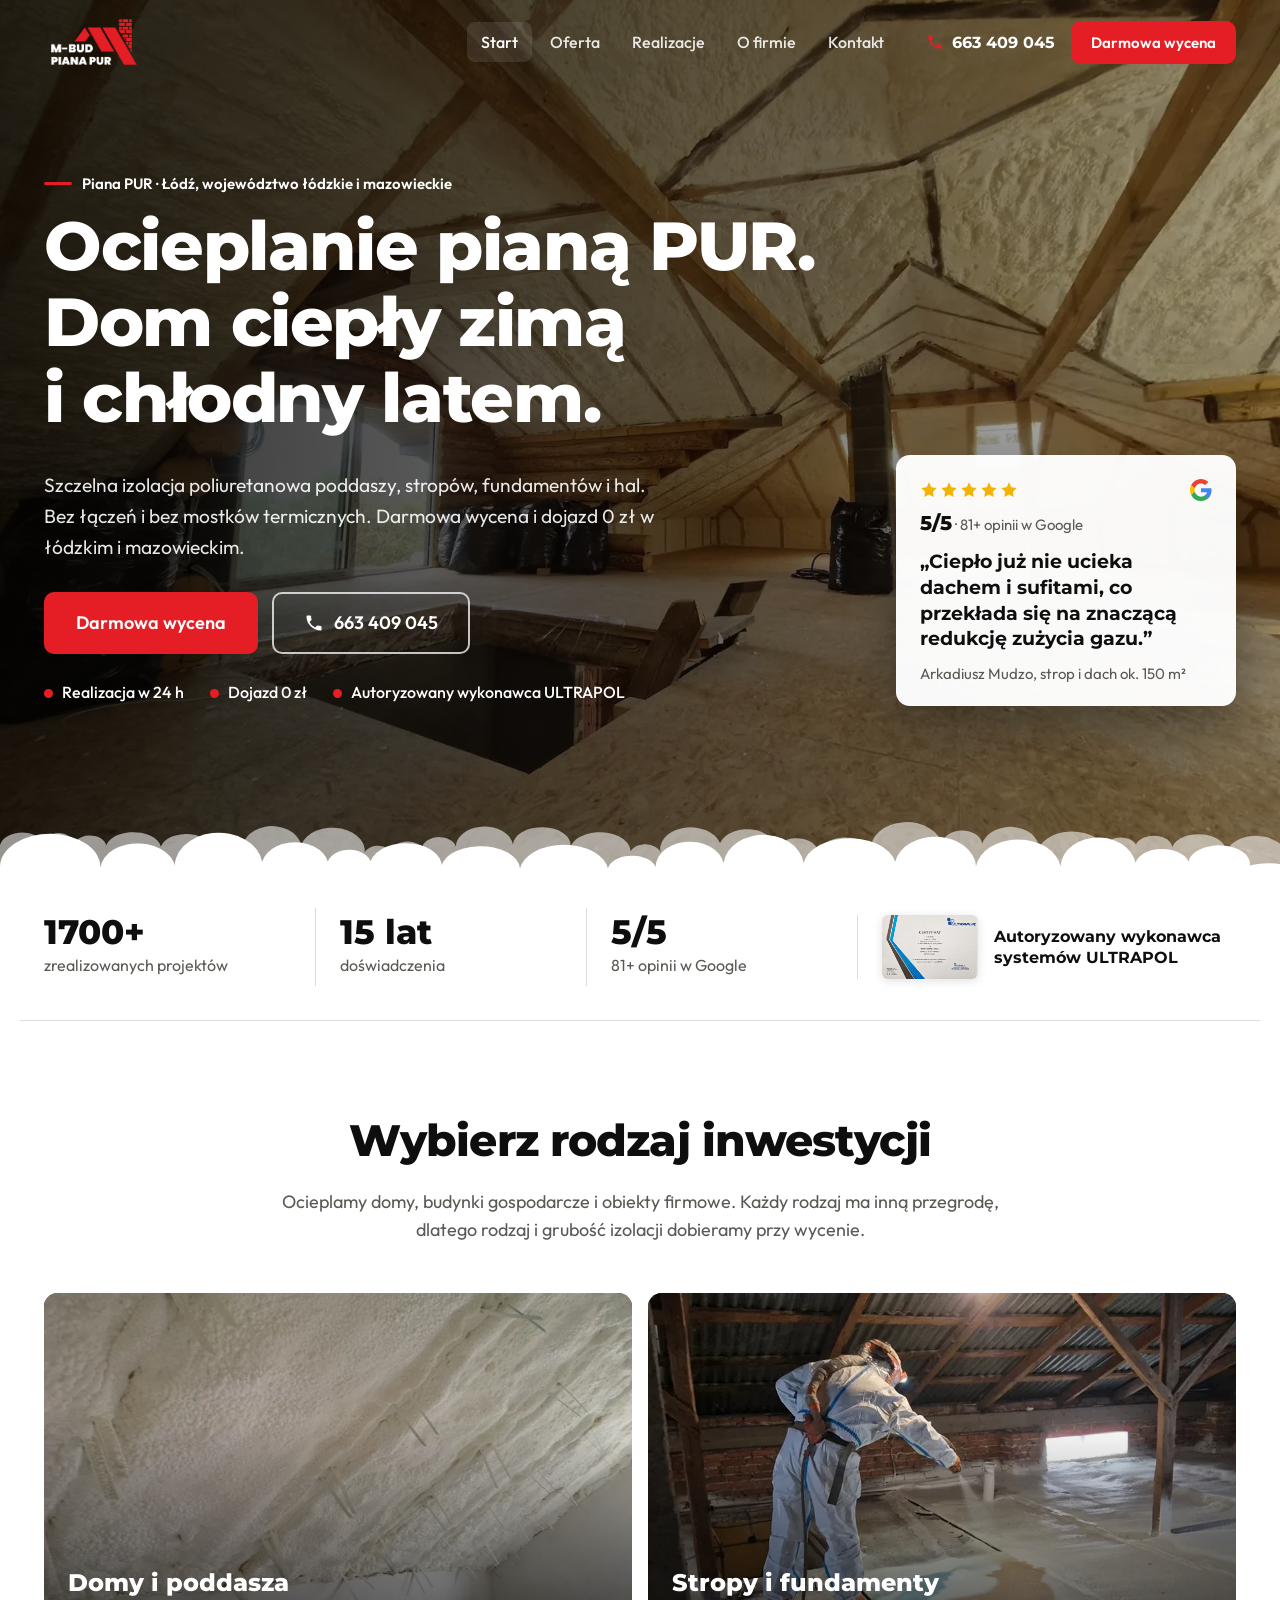
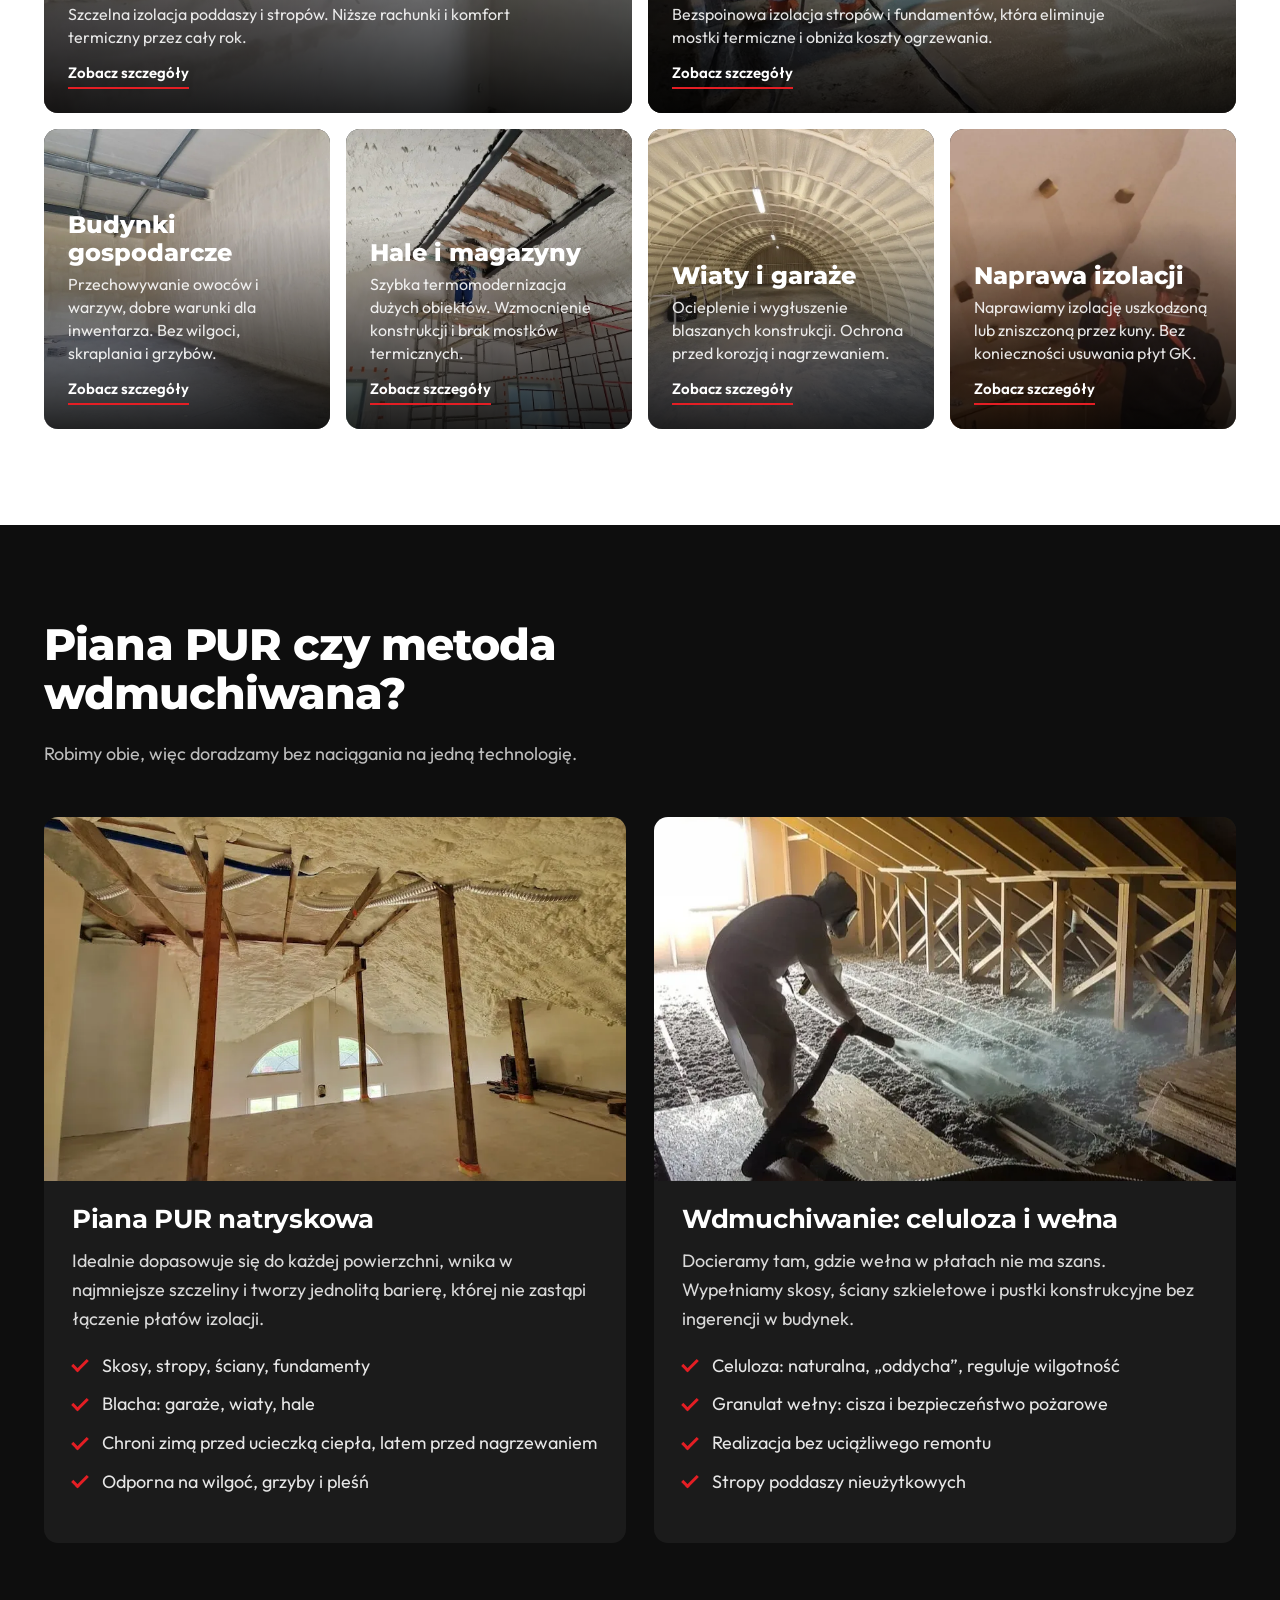
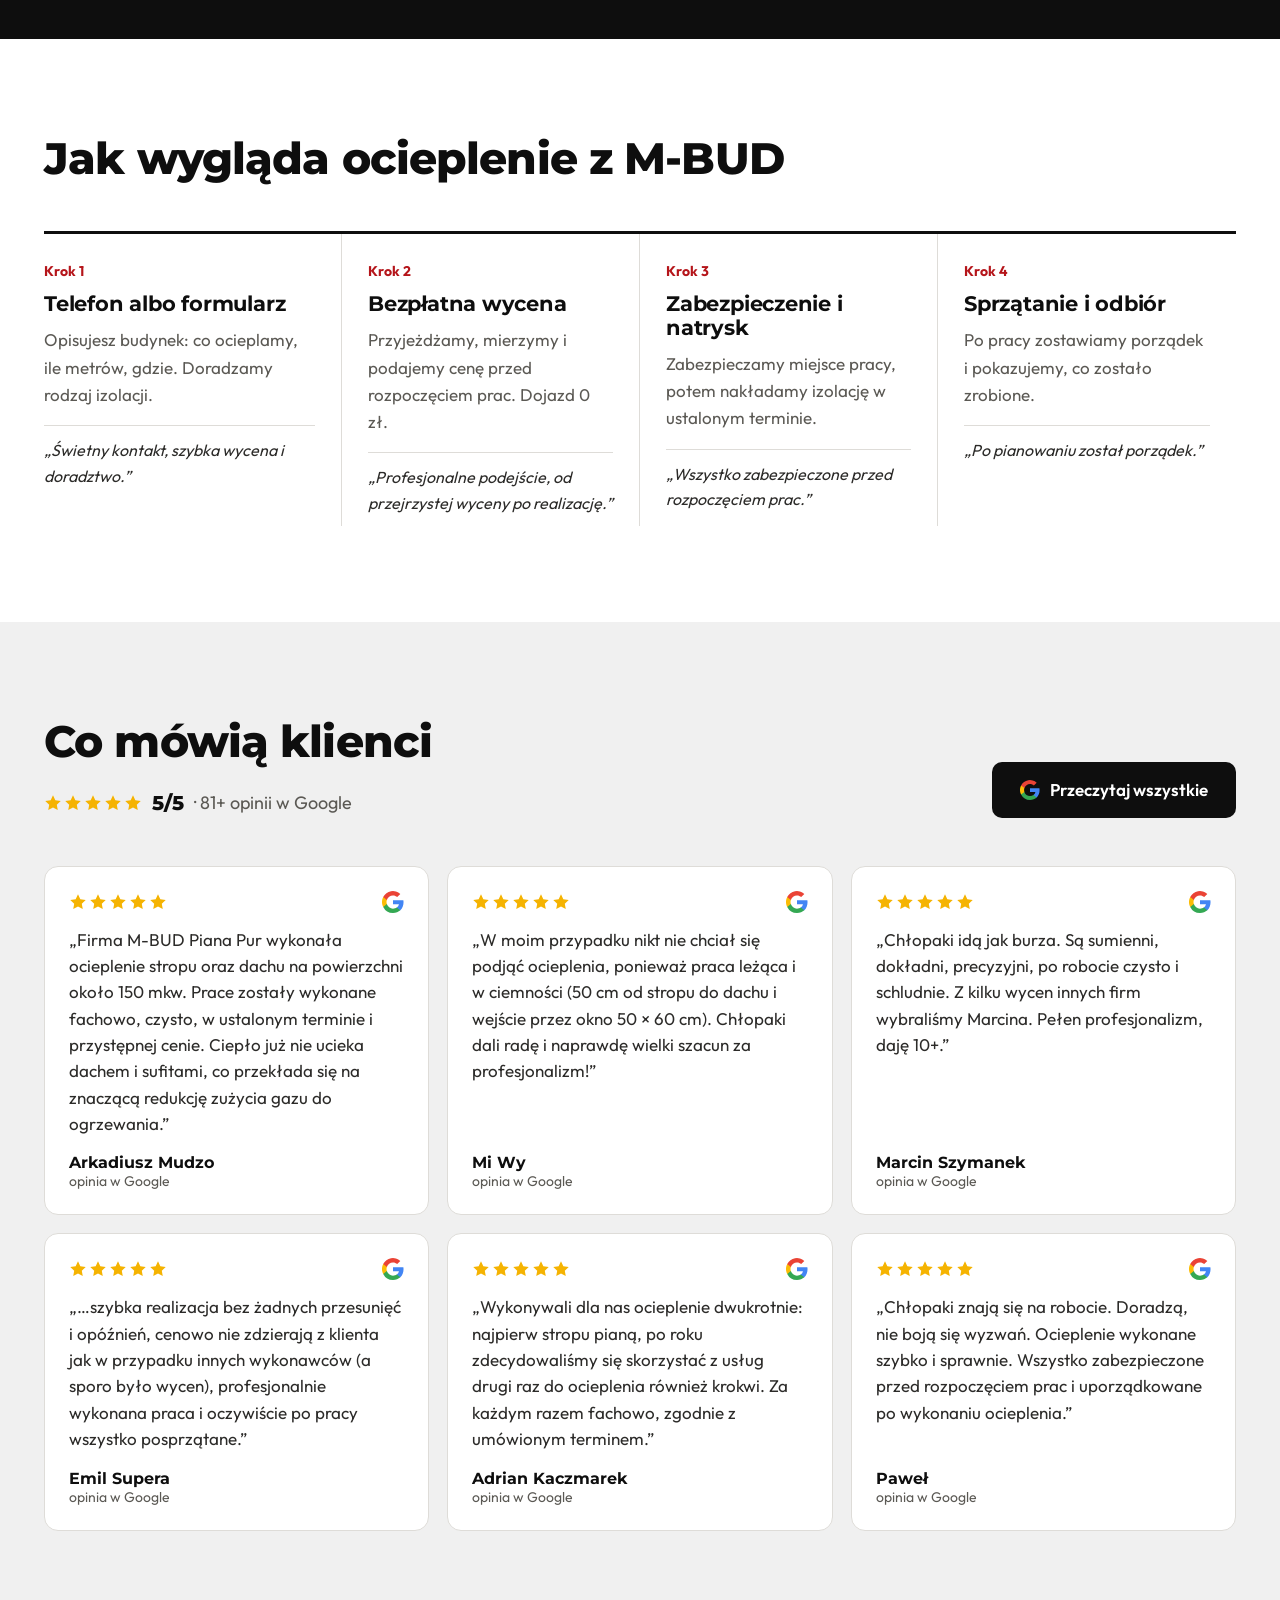
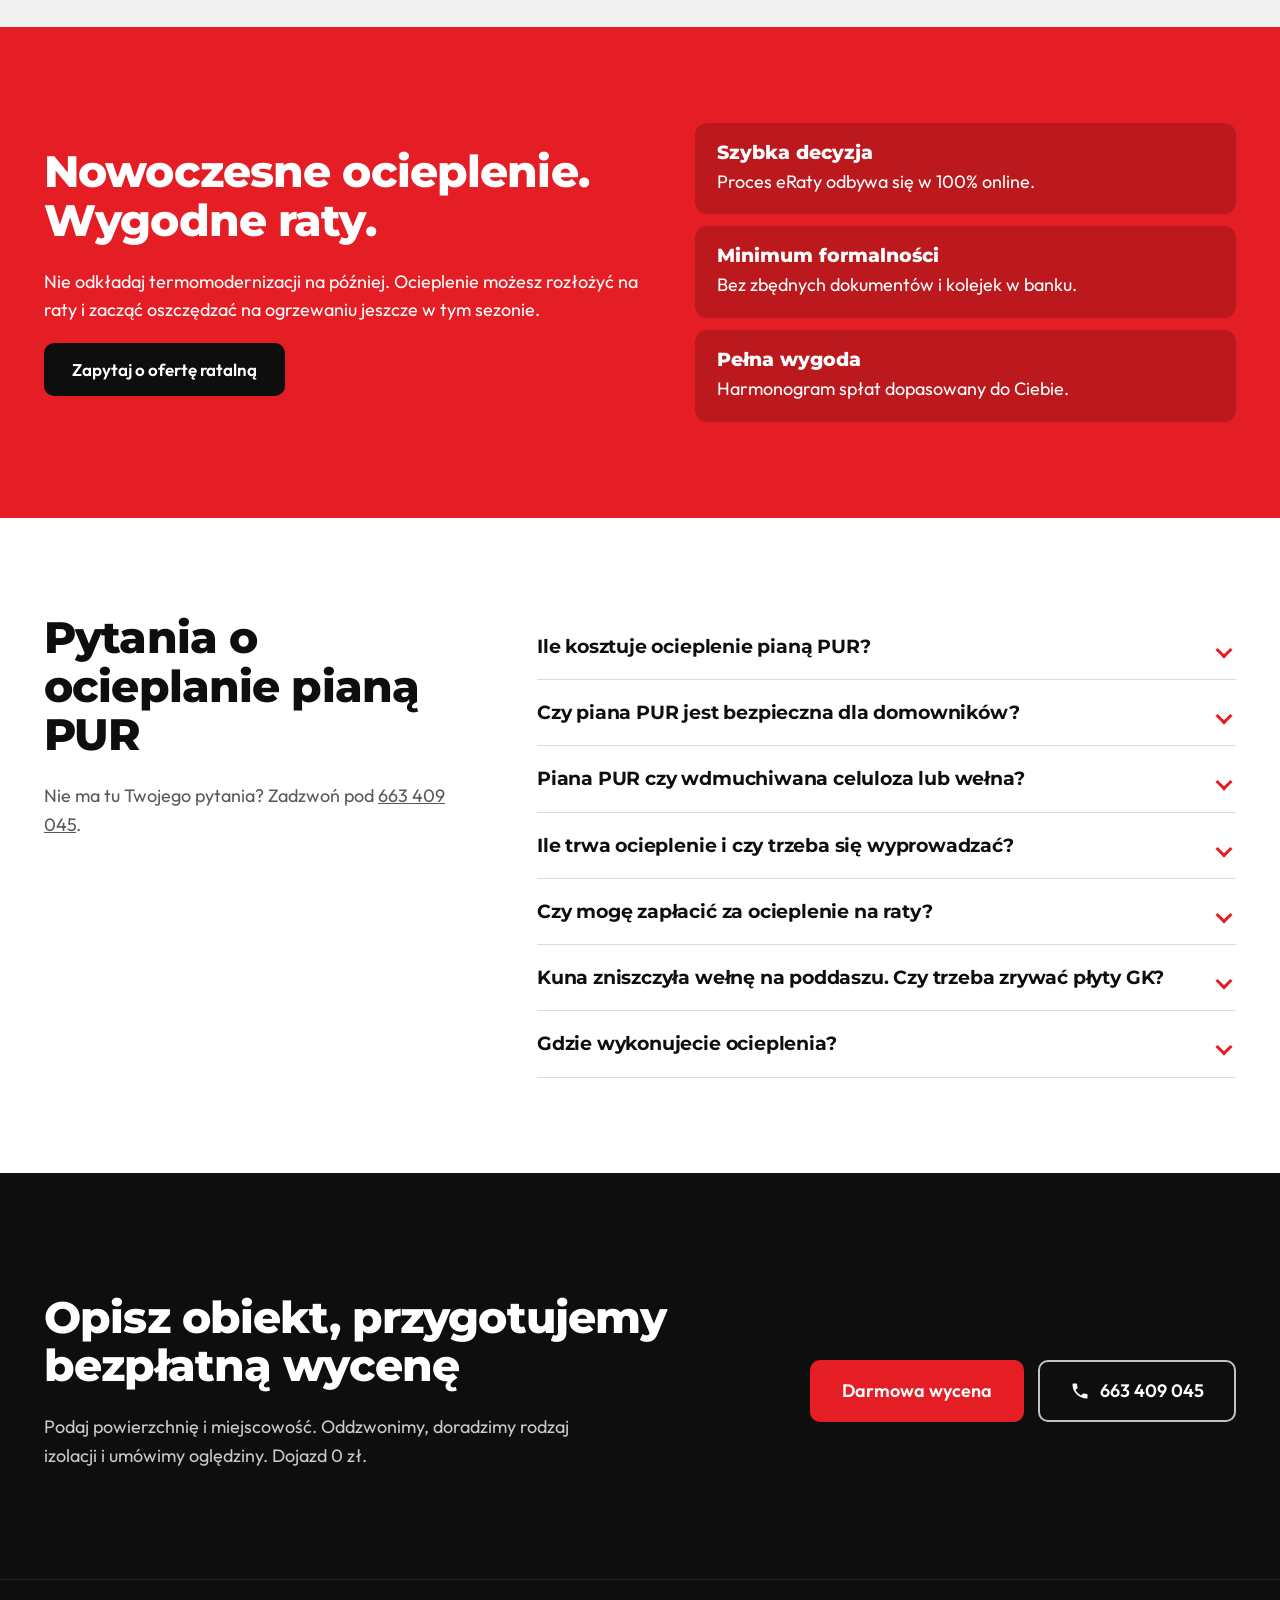
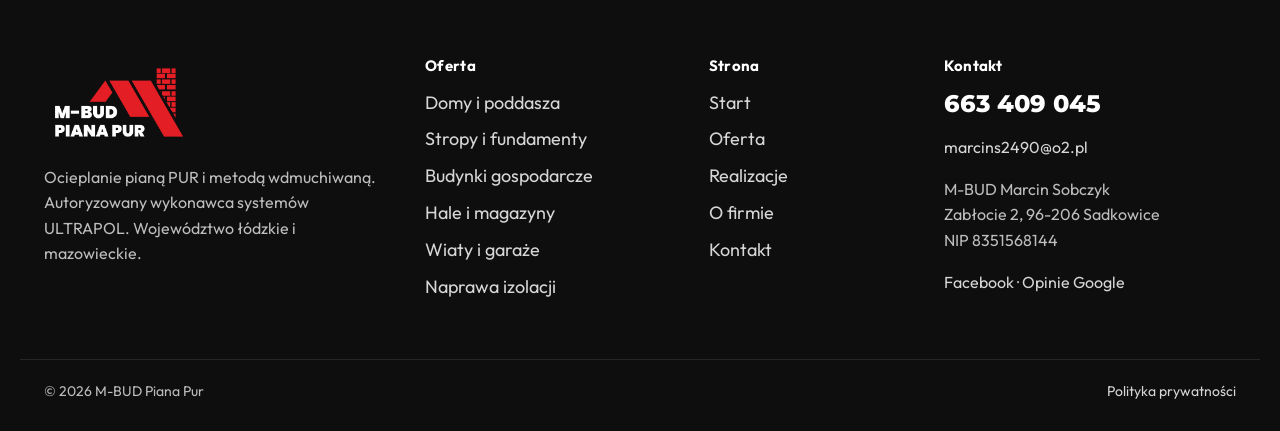
<file: index.html>
<!doctype html>
<html lang="pl">
<head>
<meta charset="utf-8">
<meta name="viewport" content="width=device-width, initial-scale=1">
<title>Ocieplanie pianą PUR · Łódź i łódzkie | M-BUD Piana Pur</title>
<meta name="description" content="Ocieplanie pianą PUR i wdmuchiwanie celulozy w Łodzi, województwie łódzkim i mazowieckim. Poddasza, stropy, hale. 81+ opinii 5/5, darmowa wycena, dojazd 0 zł.">
<meta name="robots" content="noindex, nofollow">
<link rel="canonical" href="https://impulseo-pl.github.io/m-bud-piana-pur/">
<meta name="geo.region" content="PL-10">
<meta name="geo.placename" content="Sadkowice, województwo łódzkie">
<meta name="geo.position" content="51.7011315;20.4817149">
<meta property="og:type" content="website">
<meta property="og:locale" content="pl_PL">
<meta property="og:site_name" content="M-BUD Piana Pur">
<meta property="og:title" content="Ocieplanie pianą PUR · Łódź i łódzkie | M-BUD Piana Pur">
<meta property="og:description" content="Ocieplanie pianą PUR i wdmuchiwanie celulozy w Łodzi, województwie łódzkim i mazowieckim. Poddasza, stropy, hale. 81+ opinii 5/5, darmowa wycena, dojazd 0 zł.">
<meta property="og:url" content="https://impulseo-pl.github.io/m-bud-piana-pur/">
<meta property="og:image" content="https://impulseo-pl.github.io/m-bud-piana-pur/img/og.jpg">
<meta name="theme-color" content="#0e0e0e">
<link rel="icon" href="img/favicon.png" type="image/png">
<link rel="preconnect" href="https://fonts.googleapis.com"><link rel="preconnect" href="https://fonts.gstatic.com" crossorigin>
<link rel="stylesheet" href="https://fonts.googleapis.com/css2?family=Montserrat:wght@600;700;800&family=Outfit:wght@400;500;600&display=swap">
<link rel="preload" as="image" href="img/piana-pur-poddasze-dom-jednorodzinny.webp" fetchpriority="high">
<link rel="stylesheet" href="assets/styles.css">
<script type="application/ld+json">{"@context":"https://schema.org","@graph":[{"@type":"HomeAndConstructionBusiness","@id":"https://impulseo-pl.github.io/m-bud-piana-pur/#firma","name":"M-BUD Piana Pur","alternateName":"M-BUD Marcin Sobczyk","url":"https://impulseo-pl.github.io/m-bud-piana-pur/","logo":"https://impulseo-pl.github.io/m-bud-piana-pur/img/logo.png","image":"https://impulseo-pl.github.io/m-bud-piana-pur/img/og.jpg","telephone":"+48663409045","email":"marcins2490@o2.pl","taxID":"8351568144","address":{"@type":"PostalAddress","streetAddress":"Zabłocie 2","postalCode":"96-206","addressLocality":"Sadkowice","addressRegion":"województwo łódzkie","addressCountry":"PL"},"geo":{"@type":"GeoCoordinates","latitude":51.7011315,"longitude":20.4817149},"areaServed":[{"@type":"AdministrativeArea","name":"województwo łódzkie"},{"@type":"AdministrativeArea","name":"województwo mazowieckie"},{"@type":"City","name":"Łódź"}],"founder":{"@type":"Person","name":"Marcin Sobczyk"},"sameAs":["https://www.facebook.com/MBudPianaPur"],"knowsAbout":["ocieplanie pianą PUR","piana poliuretanowa natryskowa","wdmuchiwanie celulozy","wdmuchiwanie wełny","ocieplenie poddasza","ocieplenie stropu","izolacja fundamentów"],"hasOfferCatalog":{"@type":"OfferCatalog","name":"Ocieplenia pianą PUR i metodą wdmuchiwaną","itemListElement":[{"@type":"Offer","itemOffered":{"@type":"Service","name":"Ocieplenie poddasza pianą PUR","url":"https://impulseo-pl.github.io/m-bud-piana-pur/oferta.html#domy-i-poddasza"}},{"@type":"Offer","itemOffered":{"@type":"Service","name":"Ocieplenie stropu i fundamentów pianą PUR","url":"https://impulseo-pl.github.io/m-bud-piana-pur/oferta.html#stropy-i-fundamenty"}},{"@type":"Offer","itemOffered":{"@type":"Service","name":"Ocieplenie budynków gospodarczych i inwentarskich","url":"https://impulseo-pl.github.io/m-bud-piana-pur/oferta.html#budynki-gospodarcze"}},{"@type":"Offer","itemOffered":{"@type":"Service","name":"Ocieplenie hal i magazynów pianą PUR","url":"https://impulseo-pl.github.io/m-bud-piana-pur/oferta.html#hale-i-magazyny"}},{"@type":"Offer","itemOffered":{"@type":"Service","name":"Ocieplenie garażu blaszanego i wiaty","url":"https://impulseo-pl.github.io/m-bud-piana-pur/oferta.html#wiaty-i-garaze"}},{"@type":"Offer","itemOffered":{"@type":"Service","name":"Naprawa izolacji zniszczonej przez kuny","url":"https://impulseo-pl.github.io/m-bud-piana-pur/oferta.html#naprawa-izolacji"}}]}},{"@type":"WebSite","@id":"https://impulseo-pl.github.io/m-bud-piana-pur/#strona","url":"https://impulseo-pl.github.io/m-bud-piana-pur/","name":"M-BUD Piana Pur","inLanguage":"pl-PL","publisher":{"@id":"https://impulseo-pl.github.io/m-bud-piana-pur/#firma"}},{"@type":"WebPage","@id":"https://impulseo-pl.github.io/m-bud-piana-pur/index.html#www","url":"https://impulseo-pl.github.io/m-bud-piana-pur/index.html","name":"Ocieplanie pianą PUR · Łódź i łódzkie | M-BUD Piana Pur","description":"Ocieplanie pianą PUR i wdmuchiwanie celulozy w Łodzi, województwie łódzkim i mazowieckim. Poddasza, stropy, hale. 81+ opinii 5/5, darmowa wycena, dojazd 0 zł.","isPartOf":{"@id":"https://impulseo-pl.github.io/m-bud-piana-pur/#strona"},"about":{"@id":"https://impulseo-pl.github.io/m-bud-piana-pur/#firma"},"inLanguage":"pl-PL"},{"@type":"FAQPage","@id":"https://impulseo-pl.github.io/m-bud-piana-pur/#faq","mainEntity":[{"@type":"Question","name":"Ile kosztuje ocieplenie pianą PUR?","acceptedAnswer":{"@type":"Answer","text":"Cena zależy od powierzchni, rodzaju piany, grubości warstwy i dostępu do miejsca. Wycenę przygotowujemy bezpłatnie i przed rozpoczęciem prac, a dojazd kosztuje 0 zł. Najszybciej: zadzwoń albo wyślij formularz z powierzchnią i miejscowością."}},{"@type":"Question","name":"Czy piana PUR jest bezpieczna dla domowników?","acceptedAnswer":{"@type":"Answer","text":"Jesteśmy autoryzowanym wykonawcą systemów poliuretanowych ULTRAPOL. Utwardzona piana tworzy stałą warstwę odporną na wilgoć, grzyby i pleśń. Jak przygotować dom na dzień natrysku, mówimy przy wycenie."}},{"@type":"Question","name":"Piana PUR czy wdmuchiwana celuloza lub wełna?","acceptedAnswer":{"@type":"Answer","text":"Piana natryskowa daje szczelną, bezspoinową warstwę na skosach, stropach, ścianach i blasze. Wdmuchiwanie celulozy albo granulatu wełny sprawdza się na stropach poddaszy nieużytkowych, w skosach i ścianach szkieletowych, gdzie płyty wełny nie wejdą. Przy wycenie doradzimy, co lepiej pasuje do Twojego budynku."}},{"@type":"Question","name":"Ile trwa ocieplenie i czy trzeba się wyprowadzać?","acceptedAnswer":{"@type":"Answer","text":"Natrysk jest szybki i czysty, więc nie paraliżuje życia domowników. Termin ustalamy przy wycenie. Klienci w opiniach piszą o realizacji „bez żadnych przesunięć i opóźnień”."}},{"@type":"Question","name":"Czy mogę zapłacić za ocieplenie na raty?","acceptedAnswer":{"@type":"Answer","text":"Tak. Wniosek o eRaty składasz w 100% online, bez zbędnych dokumentów i kolejek w banku, a harmonogram spłat dopasowujesz do siebie."}},{"@type":"Question","name":"Kuna zniszczyła wełnę na poddaszu. Czy trzeba zrywać płyty GK?","acceptedAnswer":{"@type":"Answer","text":"Nie. Naprawiamy izolację zniszczoną przez kuny bez usuwania płyt gipsowo-kartonowych, przez niewielkie otwory w zabudowie."}},{"@type":"Question","name":"Gdzie wykonujecie ocieplenia?","acceptedAnswer":{"@type":"Answer","text":"W całym województwie łódzkim i mazowieckim. Firma ma siedzibę w Zabłociu (gmina Sadkowice, powiat rawski), a dojazd na wycenę kosztuje 0 zł."}}]}]}</script>
</head>
<body class="p-index">
<a class="skip" href="#tresc">Przejdź do treści</a>
<header class="top" data-top>
  <div class="wrap top-in">
    <a class="brand" href="index.html" aria-label="M-BUD Piana Pur, strona główna"><img src="img/logo-jasne.png" alt="M-BUD Piana Pur" width="500" height="310"></a>
    <nav class="nav" aria-label="Główne menu"><a href="index.html" aria-current="page">Start</a><a href="oferta.html">Oferta</a><a href="realizacje.html">Realizacje</a><a href="o-nas.html">O firmie</a><a href="kontakt.html">Kontakt</a></nav>
    <div class="top-cta">
      <a class="top-tel" href="tel:+48663409045"><svg class="ic" viewBox="0 0 24 24" aria-hidden="true"><path d="M6.6 10.8a15.1 15.1 0 0 0 6.6 6.6l2.2-2.2a1 1 0 0 1 1-.25 11.4 11.4 0 0 0 3.6.57 1 1 0 0 1 1 1V20a1 1 0 0 1-1 1A17 17 0 0 1 3 4a1 1 0 0 1 1-1h3.5a1 1 0 0 1 1 1c0 1.25.2 2.45.57 3.57a1 1 0 0 1-.25 1z" fill="currentColor"/></svg><span>663 409 045</span></a>
      <a class="btn btn-red btn-sm" href="kontakt.html">Darmowa wycena</a>
    </div>
    <button class="burger" aria-label="Otwórz menu" aria-expanded="false" aria-controls="menu"><span></span><span></span></button>
  </div>
  <div class="menu" id="menu" hidden>
    <nav aria-label="Menu na telefonie"><a href="index.html" aria-current="page">Start</a><a href="oferta.html">Oferta</a><a href="realizacje.html">Realizacje</a><a href="o-nas.html">O firmie</a><a href="kontakt.html">Kontakt</a></nav>
    <a class="btn btn-red" href="tel:+48663409045"><svg class="ic" viewBox="0 0 24 24" aria-hidden="true"><path d="M6.6 10.8a15.1 15.1 0 0 0 6.6 6.6l2.2-2.2a1 1 0 0 1 1-.25 11.4 11.4 0 0 0 3.6.57 1 1 0 0 1 1 1V20a1 1 0 0 1-1 1A17 17 0 0 1 3 4a1 1 0 0 1 1-1h3.5a1 1 0 0 1 1 1c0 1.25.2 2.45.57 3.57a1 1 0 0 1-.25 1z" fill="currentColor"/></svg> Zadzwoń 663 409 045</a>
  </div>
</header>
<main id="tresc">

<section class="hero">
  <img src="img/piana-pur-poddasze-dom-jednorodzinny.webp" alt="Poddasze ocieplone pianą PUR przez M-BUD" width="1600" height="1200" fetchpriority="high" class="hero-img">
  <div class="wrap hero-in">
    <div class="hero-main">
      <p class="kicker">Piana PUR · Łódź, województwo łódzkie i mazowieckie</p>
      <h1>Ocieplanie pianą PUR. Dom ciepły zimą i&nbsp;chłodny latem.</h1>
      <p class="lead">Szczelna izolacja poliuretanowa poddaszy, stropów, fundamentów i hal. Bez łączeń i bez mostków termicznych. Darmowa wycena i dojazd 0 zł w łódzkim i mazowieckim.</p>
      <div class="hero-btns">
        <a class="btn btn-red btn-lg" href="kontakt.html">Darmowa wycena</a>
        <a class="btn btn-ghost btn-lg" href="tel:+48663409045"><svg class="ic" viewBox="0 0 24 24" aria-hidden="true"><path d="M6.6 10.8a15.1 15.1 0 0 0 6.6 6.6l2.2-2.2a1 1 0 0 1 1-.25 11.4 11.4 0 0 0 3.6.57 1 1 0 0 1 1 1V20a1 1 0 0 1-1 1A17 17 0 0 1 3 4a1 1 0 0 1 1-1h3.5a1 1 0 0 1 1 1c0 1.25.2 2.45.57 3.57a1 1 0 0 1-.25 1z" fill="currentColor"/></svg> 663 409 045</a>
      </div>
      <ul class="hero-facts">
        <li>Realizacja w 24 h</li><li>Dojazd 0 zł</li><li>Autoryzowany wykonawca ULTRAPOL</li>
      </ul>
    </div>
    <aside class="hero-rev" aria-label="Opinia klienta">
      <div class="rev-top"><span class="stars" aria-label="5 na 5 gwiazdek"><svg viewBox="0 0 20 20" aria-hidden="true"><path d="M10 1.5l2.6 5.5 6 .8-4.4 4.1 1.1 5.9L10 14.9l-5.3 2.9 1.1-5.9L1.4 7.8l6-.8z"/></svg><svg viewBox="0 0 20 20" aria-hidden="true"><path d="M10 1.5l2.6 5.5 6 .8-4.4 4.1 1.1 5.9L10 14.9l-5.3 2.9 1.1-5.9L1.4 7.8l6-.8z"/></svg><svg viewBox="0 0 20 20" aria-hidden="true"><path d="M10 1.5l2.6 5.5 6 .8-4.4 4.1 1.1 5.9L10 14.9l-5.3 2.9 1.1-5.9L1.4 7.8l6-.8z"/></svg><svg viewBox="0 0 20 20" aria-hidden="true"><path d="M10 1.5l2.6 5.5 6 .8-4.4 4.1 1.1 5.9L10 14.9l-5.3 2.9 1.1-5.9L1.4 7.8l6-.8z"/></svg><svg viewBox="0 0 20 20" aria-hidden="true"><path d="M10 1.5l2.6 5.5 6 .8-4.4 4.1 1.1 5.9L10 14.9l-5.3 2.9 1.1-5.9L1.4 7.8l6-.8z"/></svg></span><svg class="g" viewBox="0 0 24 24" aria-hidden="true"><path fill="#4285F4" d="M23.5 12.3c0-.8-.1-1.6-.2-2.3H12v4.4h6.5a5.6 5.6 0 0 1-2.4 3.6v3h3.9c2.2-2.1 3.5-5.1 3.5-8.7z"/><path fill="#34A853" d="M12 24c3.2 0 6-1.1 8-2.9l-3.9-3c-1.1.7-2.5 1.2-4.1 1.2-3.1 0-5.8-2.1-6.7-5H1.3v3.1A12 12 0 0 0 12 24z"/><path fill="#FBBC05" d="M5.3 14.3a7.2 7.2 0 0 1 0-4.6V6.6h-4a12 12 0 0 0 0 10.8z"/><path fill="#EA4335" d="M12 4.8c1.8 0 3.3.6 4.6 1.8l3.4-3.4A12 12 0 0 0 1.3 6.6l4 3.1c.9-2.8 3.6-4.9 6.7-4.9z"/></svg></div>
      <p class="hero-rev-n"><b>5/5</b> · 81+ opinii w Google</p>
      <blockquote>„Ciepło już nie ucieka dachem i sufitami, co przekłada się na znaczącą redukcję zużycia gazu.”</blockquote>
      <p class="hero-rev-a">Arkadiusz Mudzo, strop i dach ok. 150 m²</p>
    </aside>
  </div>
  <svg class="foam" viewBox="0 0 1440 120" preserveAspectRatio="none" aria-hidden="true"><path d="M0,120 L0,52 A25,20 0 0 1 50,46 A16,15 0 0 1 83,44 A18,15 0 0 1 119,53 A31,22 0 0 1 181,48 A28,20 0 0 1 238,55 A18,14 0 0 1 273,59 A33,31 0 0 1 339,45 A35,30 0 0 1 409,62 A16,14 0 0 1 442,60 A16,12 0 0 1 475,49 A19,15 0 0 1 513,51 A32,27 0 0 1 577,45 A32,24 0 0 1 642,47 A33,25 0 0 1 708,62 A18,16 0 0 1 744,59 A33,28 0 0 1 810,43 A30,25 0 0 1 871,59 A25,21 0 0 1 921,56 A30,23 0 0 1 980,53 A40,35 0 0 1 1060,47 A22,19 0 0 1 1105,44 A32,29 0 0 1 1168,57 A38,29 0 0 1 1244,56 A17,14 0 0 1 1278,45 A20,15 0 0 1 1318,52 A30,22 0 0 1 1379,55 A36,32 0 0 1 1440,44 L1440,120 Z" fill="var(--white)" opacity=".55"/><path d="M0,120 L0,74 A56,44 0 0 1 113,76 A42,35 0 0 1 197,81 A49,45 0 0 1 295,68 A37,32 0 0 1 369,81 A24,21 0 0 1 417,67 A40,30 0 0 1 496,80 A44,31 0 0 1 585,77 A50,37 0 0 1 684,77 A27,19 0 0 1 738,81 A38,34 0 0 1 814,70 A45,42 0 0 1 904,78 A52,38 0 0 1 1007,68 A46,42 0 0 1 1098,74 A48,42 0 0 1 1193,74 A42,40 0 0 1 1278,78 A30,22 0 0 1 1337,68 A34,24 0 0 1 1406,73 A58,44 0 0 1 1440,71 L1440,120 Z" fill="var(--white)"/></svg>
</section>

<section class="trust">
  <div class="wrap trust-in">
    <div><b>1700+</b><span>zrealizowanych projektów</span></div>
    <div><b>15 lat</b><span>doświadczenia</span></div>
    <div><b>5/5</b><span>81+ opinii w Google</span></div>
    <a class="trust-cert" href="o-nas.html#certyfikat"><img src="img/certyfikat-ultrapur-m-bud.webp" alt="Certyfikat autoryzowanego wykonawcy ULTRAPUR dla M-BUD" width="1500" height="1000" loading="lazy"><span>Autoryzowany wykonawca<br>systemów ULTRAPOL</span></a>
  </div>
</section>

<section class="sec">
  <div class="wrap">
    <div class="sec-head">
      <h2>Wybierz rodzaj inwestycji</h2>
      <p>Ocieplamy domy, budynki gospodarcze i obiekty firmowe. Każdy rodzaj ma inną przegrodę, dlatego rodzaj i grubość izolacji dobieramy przy wycenie.</p>
    </div>
    <div class="tiles"><a class="tile tile-big" href="oferta.html#domy-i-poddasza">
      <img src="img/piana-pur-skos-dom-jednorodzinny.webp" alt="Poddasze domu ocieplone pianą PUR między krokwiami" width="1400" height="1050" loading="lazy" decoding="async">
      <span class="tile-txt"><span class="tile-h">Domy i poddasza</span><span class="tile-p">Szczelna izolacja poddaszy i stropów. Niższe rachunki i komfort termiczny przez cały rok.</span><span class="tile-more">Zobacz szczegóły</span></span>
    </a><a class="tile tile-big" href="oferta.html#stropy-i-fundamenty">
      <img src="img/ocieplenie-stropu-piana-pur-natrysk.webp" alt="Natrysk piany PUR na strop nad ostatnią kondygnacją" width="1120" height="630" loading="lazy" decoding="async">
      <span class="tile-txt"><span class="tile-h">Stropy i fundamenty</span><span class="tile-p">Bezspoinowa izolacja stropów i fundamentów, która eliminuje mostki termiczne i obniża koszty ogrzewania.</span><span class="tile-more">Zobacz szczegóły</span></span>
    </a><a class="tile" href="oferta.html#budynki-gospodarcze">
      <img src="img/piana-pur-budynek-gospodarczy.webp" alt="Wnętrze budynku gospodarczego ocieplone pianą PUR na ścianach i dachu" width="1120" height="746" loading="lazy" decoding="async">
      <span class="tile-txt"><span class="tile-h">Budynki gospodarcze</span><span class="tile-p">Przechowywanie owoców i warzyw, dobre warunki dla inwentarza. Bez wilgoci, skraplania i grzybów.</span><span class="tile-more">Zobacz szczegóły</span></span>
    </a><a class="tile" href="oferta.html#hale-i-magazyny">
      <img src="img/piana-pur-hala-magazyn.webp" alt="Natrysk piany PUR z rusztowania na wysoki strop" width="1124" height="843" loading="lazy" decoding="async">
      <span class="tile-txt"><span class="tile-h">Hale i magazyny</span><span class="tile-p">Szybka termomodernizacja dużych obiektów. Wzmocnienie konstrukcji i brak mostków termicznych.</span><span class="tile-more">Zobacz szczegóły</span></span>
    </a><a class="tile" href="oferta.html#wiaty-i-garaze">
      <img src="img/piana-pur-garaz-blaszany-wiata.webp" alt="Łukowa wiata z blachy ocieplona od wewnątrz pianą PUR" width="1124" height="843" loading="lazy" decoding="async">
      <span class="tile-txt"><span class="tile-h">Wiaty i garaże</span><span class="tile-p">Ocieplenie i wygłuszenie blaszanych konstrukcji. Ochrona przed korozją i nagrzewaniem.</span><span class="tile-more">Zobacz szczegóły</span></span>
    </a><a class="tile" href="oferta.html#naprawa-izolacji">
      <img src="img/naprawa-izolacji-bez-demontazu-plyt-gk.webp" alt="Uzupełnianie izolacji przez otwory w płytach GK bez ich demontażu" width="1120" height="746" loading="lazy" decoding="async">
      <span class="tile-txt"><span class="tile-h">Naprawa izolacji</span><span class="tile-p">Naprawiamy izolację uszkodzoną lub zniszczoną przez kuny. Bez konieczności usuwania płyt GK.</span><span class="tile-more">Zobacz szczegóły</span></span>
    </a></div>
  </div>
</section>

<section class="sec sec-black">
  <div class="wrap">
    <div class="sec-head sec-head-l">
      <h2>Piana PUR czy metoda wdmuchiwana?</h2>
      <p>Robimy obie, więc doradzamy bez naciągania na jedną technologię.</p>
    </div>
    <div class="vs">
      <article class="vs-col">
        <img src="img/piana-pur-strop-dom-antresola.webp" alt="Strop i skosy ocieplone pianą PUR natryskową" width="880" height="660" loading="lazy" decoding="async">
        <h3>Piana PUR natryskowa</h3>
        <p>Idealnie dopasowuje się do każdej powierzchni, wnika w najmniejsze szczeliny i tworzy jednolitą barierę, której nie zastąpi łączenie płatów izolacji.</p>
        <ul class="ticks"><li>Skosy, stropy, ściany, fundamenty</li><li>Blacha: garaże, wiaty, hale</li><li>Chroni zimą przed ucieczką ciepła, latem przed nagrzewaniem</li><li>Odporna na wilgoć, grzyby i pleśń</li></ul>
      </article>
      <article class="vs-col">
        <img src="img/wdmuchiwanie-celulozy-strop-poddasza.webp" alt="Wdmuchiwanie celulozy na strop poddasza" width="880" height="1163" loading="lazy" decoding="async">
        <h3>Wdmuchiwanie: celuloza i wełna</h3>
        <p>Docieramy tam, gdzie wełna w płatach nie ma szans. Wypełniamy skosy, ściany szkieletowe i pustki konstrukcyjne bez ingerencji w budynek.</p>
        <ul class="ticks"><li>Celuloza: naturalna, „oddycha”, reguluje wilgotność</li><li>Granulat wełny: cisza i bezpieczeństwo pożarowe</li><li>Realizacja bez uciążliwego remontu</li><li>Stropy poddaszy nieużytkowych</li></ul>
      </article>
    </div>
  </div>
</section>

<section class="sec">
  <div class="wrap">
    <div class="sec-head sec-head-l"><h2>Jak wygląda ocieplenie z M-BUD</h2></div>
    <ol class="steps">
      <li><h3>Telefon albo formularz</h3><p>Opisujesz budynek: co ocieplamy, ile metrów, gdzie. Doradzamy rodzaj izolacji.</p><q>Świetny kontakt, szybka wycena i doradztwo.</q></li>
      <li><h3>Bezpłatna wycena</h3><p>Przyjeżdżamy, mierzymy i podajemy cenę przed rozpoczęciem prac. Dojazd 0 zł.</p><q>Profesjonalne podejście, od przejrzystej wyceny po realizację.</q></li>
      <li><h3>Zabezpieczenie i natrysk</h3><p>Zabezpieczamy miejsce pracy, potem nakładamy izolację w ustalonym terminie.</p><q>Wszystko zabezpieczone przed rozpoczęciem prac.</q></li>
      <li><h3>Sprzątanie i odbiór</h3><p>Po pracy zostawiamy porządek i pokazujemy, co zostało zrobione.</p><q>Po pianowaniu został porządek.</q></li>
    </ol>
  </div>
</section>

<section class="sec sec-paper">
  <div class="wrap">
    <div class="sec-head sec-head-row">
      <div><h2>Co mówią klienci</h2><p class="rate"><span class="stars" aria-label="5 na 5 gwiazdek"><svg viewBox="0 0 20 20" aria-hidden="true"><path d="M10 1.5l2.6 5.5 6 .8-4.4 4.1 1.1 5.9L10 14.9l-5.3 2.9 1.1-5.9L1.4 7.8l6-.8z"/></svg><svg viewBox="0 0 20 20" aria-hidden="true"><path d="M10 1.5l2.6 5.5 6 .8-4.4 4.1 1.1 5.9L10 14.9l-5.3 2.9 1.1-5.9L1.4 7.8l6-.8z"/></svg><svg viewBox="0 0 20 20" aria-hidden="true"><path d="M10 1.5l2.6 5.5 6 .8-4.4 4.1 1.1 5.9L10 14.9l-5.3 2.9 1.1-5.9L1.4 7.8l6-.8z"/></svg><svg viewBox="0 0 20 20" aria-hidden="true"><path d="M10 1.5l2.6 5.5 6 .8-4.4 4.1 1.1 5.9L10 14.9l-5.3 2.9 1.1-5.9L1.4 7.8l6-.8z"/></svg><svg viewBox="0 0 20 20" aria-hidden="true"><path d="M10 1.5l2.6 5.5 6 .8-4.4 4.1 1.1 5.9L10 14.9l-5.3 2.9 1.1-5.9L1.4 7.8l6-.8z"/></svg></span><b>5/5</b> · 81+ opinii w Google</p></div>
      <a class="btn btn-dark" href="https://www.google.com/search?q=M-BUD+Piana+Pur+Marcin+Sobczyk+opinie" target="_blank" rel="noopener"><svg class="g" viewBox="0 0 24 24" aria-hidden="true"><path fill="#4285F4" d="M23.5 12.3c0-.8-.1-1.6-.2-2.3H12v4.4h6.5a5.6 5.6 0 0 1-2.4 3.6v3h3.9c2.2-2.1 3.5-5.1 3.5-8.7z"/><path fill="#34A853" d="M12 24c3.2 0 6-1.1 8-2.9l-3.9-3c-1.1.7-2.5 1.2-4.1 1.2-3.1 0-5.8-2.1-6.7-5H1.3v3.1A12 12 0 0 0 12 24z"/><path fill="#FBBC05" d="M5.3 14.3a7.2 7.2 0 0 1 0-4.6V6.6h-4a12 12 0 0 0 0 10.8z"/><path fill="#EA4335" d="M12 4.8c1.8 0 3.3.6 4.6 1.8l3.4-3.4A12 12 0 0 0 1.3 6.6l4 3.1c.9-2.8 3.6-4.9 6.7-4.9z"/></svg> Przeczytaj wszystkie</a>
    </div>
    <div class="revs"><figure class="rev "><div class="rev-top"><span class="stars" aria-label="5 na 5 gwiazdek"><svg viewBox="0 0 20 20" aria-hidden="true"><path d="M10 1.5l2.6 5.5 6 .8-4.4 4.1 1.1 5.9L10 14.9l-5.3 2.9 1.1-5.9L1.4 7.8l6-.8z"/></svg><svg viewBox="0 0 20 20" aria-hidden="true"><path d="M10 1.5l2.6 5.5 6 .8-4.4 4.1 1.1 5.9L10 14.9l-5.3 2.9 1.1-5.9L1.4 7.8l6-.8z"/></svg><svg viewBox="0 0 20 20" aria-hidden="true"><path d="M10 1.5l2.6 5.5 6 .8-4.4 4.1 1.1 5.9L10 14.9l-5.3 2.9 1.1-5.9L1.4 7.8l6-.8z"/></svg><svg viewBox="0 0 20 20" aria-hidden="true"><path d="M10 1.5l2.6 5.5 6 .8-4.4 4.1 1.1 5.9L10 14.9l-5.3 2.9 1.1-5.9L1.4 7.8l6-.8z"/></svg><svg viewBox="0 0 20 20" aria-hidden="true"><path d="M10 1.5l2.6 5.5 6 .8-4.4 4.1 1.1 5.9L10 14.9l-5.3 2.9 1.1-5.9L1.4 7.8l6-.8z"/></svg></span><svg class="g" viewBox="0 0 24 24" aria-hidden="true"><path fill="#4285F4" d="M23.5 12.3c0-.8-.1-1.6-.2-2.3H12v4.4h6.5a5.6 5.6 0 0 1-2.4 3.6v3h3.9c2.2-2.1 3.5-5.1 3.5-8.7z"/><path fill="#34A853" d="M12 24c3.2 0 6-1.1 8-2.9l-3.9-3c-1.1.7-2.5 1.2-4.1 1.2-3.1 0-5.8-2.1-6.7-5H1.3v3.1A12 12 0 0 0 12 24z"/><path fill="#FBBC05" d="M5.3 14.3a7.2 7.2 0 0 1 0-4.6V6.6h-4a12 12 0 0 0 0 10.8z"/><path fill="#EA4335" d="M12 4.8c1.8 0 3.3.6 4.6 1.8l3.4-3.4A12 12 0 0 0 1.3 6.6l4 3.1c.9-2.8 3.6-4.9 6.7-4.9z"/></svg></div><blockquote>„Firma M-BUD Piana Pur wykonała ocieplenie stropu oraz dachu na powierzchni około 150 mkw. Prace zostały wykonane fachowo, czysto, w ustalonym terminie i przystępnej cenie. Ciepło już nie ucieka dachem i sufitami, co przekłada się na znaczącą redukcję zużycia gazu do ogrzewania.”</blockquote><figcaption>Arkadiusz Mudzo<span>opinia w Google</span></figcaption></figure><figure class="rev "><div class="rev-top"><span class="stars" aria-label="5 na 5 gwiazdek"><svg viewBox="0 0 20 20" aria-hidden="true"><path d="M10 1.5l2.6 5.5 6 .8-4.4 4.1 1.1 5.9L10 14.9l-5.3 2.9 1.1-5.9L1.4 7.8l6-.8z"/></svg><svg viewBox="0 0 20 20" aria-hidden="true"><path d="M10 1.5l2.6 5.5 6 .8-4.4 4.1 1.1 5.9L10 14.9l-5.3 2.9 1.1-5.9L1.4 7.8l6-.8z"/></svg><svg viewBox="0 0 20 20" aria-hidden="true"><path d="M10 1.5l2.6 5.5 6 .8-4.4 4.1 1.1 5.9L10 14.9l-5.3 2.9 1.1-5.9L1.4 7.8l6-.8z"/></svg><svg viewBox="0 0 20 20" aria-hidden="true"><path d="M10 1.5l2.6 5.5 6 .8-4.4 4.1 1.1 5.9L10 14.9l-5.3 2.9 1.1-5.9L1.4 7.8l6-.8z"/></svg><svg viewBox="0 0 20 20" aria-hidden="true"><path d="M10 1.5l2.6 5.5 6 .8-4.4 4.1 1.1 5.9L10 14.9l-5.3 2.9 1.1-5.9L1.4 7.8l6-.8z"/></svg></span><svg class="g" viewBox="0 0 24 24" aria-hidden="true"><path fill="#4285F4" d="M23.5 12.3c0-.8-.1-1.6-.2-2.3H12v4.4h6.5a5.6 5.6 0 0 1-2.4 3.6v3h3.9c2.2-2.1 3.5-5.1 3.5-8.7z"/><path fill="#34A853" d="M12 24c3.2 0 6-1.1 8-2.9l-3.9-3c-1.1.7-2.5 1.2-4.1 1.2-3.1 0-5.8-2.1-6.7-5H1.3v3.1A12 12 0 0 0 12 24z"/><path fill="#FBBC05" d="M5.3 14.3a7.2 7.2 0 0 1 0-4.6V6.6h-4a12 12 0 0 0 0 10.8z"/><path fill="#EA4335" d="M12 4.8c1.8 0 3.3.6 4.6 1.8l3.4-3.4A12 12 0 0 0 1.3 6.6l4 3.1c.9-2.8 3.6-4.9 6.7-4.9z"/></svg></div><blockquote>„W moim przypadku nikt nie chciał się podjąć ocieplenia, ponieważ praca leżąca i w ciemności (50 cm od stropu do dachu i wejście przez okno 50 × 60 cm). Chłopaki dali radę i naprawdę wielki szacun za profesjonalizm!”</blockquote><figcaption>Mi Wy<span>opinia w Google</span></figcaption></figure><figure class="rev "><div class="rev-top"><span class="stars" aria-label="5 na 5 gwiazdek"><svg viewBox="0 0 20 20" aria-hidden="true"><path d="M10 1.5l2.6 5.5 6 .8-4.4 4.1 1.1 5.9L10 14.9l-5.3 2.9 1.1-5.9L1.4 7.8l6-.8z"/></svg><svg viewBox="0 0 20 20" aria-hidden="true"><path d="M10 1.5l2.6 5.5 6 .8-4.4 4.1 1.1 5.9L10 14.9l-5.3 2.9 1.1-5.9L1.4 7.8l6-.8z"/></svg><svg viewBox="0 0 20 20" aria-hidden="true"><path d="M10 1.5l2.6 5.5 6 .8-4.4 4.1 1.1 5.9L10 14.9l-5.3 2.9 1.1-5.9L1.4 7.8l6-.8z"/></svg><svg viewBox="0 0 20 20" aria-hidden="true"><path d="M10 1.5l2.6 5.5 6 .8-4.4 4.1 1.1 5.9L10 14.9l-5.3 2.9 1.1-5.9L1.4 7.8l6-.8z"/></svg><svg viewBox="0 0 20 20" aria-hidden="true"><path d="M10 1.5l2.6 5.5 6 .8-4.4 4.1 1.1 5.9L10 14.9l-5.3 2.9 1.1-5.9L1.4 7.8l6-.8z"/></svg></span><svg class="g" viewBox="0 0 24 24" aria-hidden="true"><path fill="#4285F4" d="M23.5 12.3c0-.8-.1-1.6-.2-2.3H12v4.4h6.5a5.6 5.6 0 0 1-2.4 3.6v3h3.9c2.2-2.1 3.5-5.1 3.5-8.7z"/><path fill="#34A853" d="M12 24c3.2 0 6-1.1 8-2.9l-3.9-3c-1.1.7-2.5 1.2-4.1 1.2-3.1 0-5.8-2.1-6.7-5H1.3v3.1A12 12 0 0 0 12 24z"/><path fill="#FBBC05" d="M5.3 14.3a7.2 7.2 0 0 1 0-4.6V6.6h-4a12 12 0 0 0 0 10.8z"/><path fill="#EA4335" d="M12 4.8c1.8 0 3.3.6 4.6 1.8l3.4-3.4A12 12 0 0 0 1.3 6.6l4 3.1c.9-2.8 3.6-4.9 6.7-4.9z"/></svg></div><blockquote>„Chłopaki idą jak burza. Są sumienni, dokładni, precyzyjni, po robocie czysto i schludnie. Z kilku wycen innych firm wybraliśmy Marcina. Pełen profesjonalizm, daję 10+.”</blockquote><figcaption>Marcin Szymanek<span>opinia w Google</span></figcaption></figure><figure class="rev "><div class="rev-top"><span class="stars" aria-label="5 na 5 gwiazdek"><svg viewBox="0 0 20 20" aria-hidden="true"><path d="M10 1.5l2.6 5.5 6 .8-4.4 4.1 1.1 5.9L10 14.9l-5.3 2.9 1.1-5.9L1.4 7.8l6-.8z"/></svg><svg viewBox="0 0 20 20" aria-hidden="true"><path d="M10 1.5l2.6 5.5 6 .8-4.4 4.1 1.1 5.9L10 14.9l-5.3 2.9 1.1-5.9L1.4 7.8l6-.8z"/></svg><svg viewBox="0 0 20 20" aria-hidden="true"><path d="M10 1.5l2.6 5.5 6 .8-4.4 4.1 1.1 5.9L10 14.9l-5.3 2.9 1.1-5.9L1.4 7.8l6-.8z"/></svg><svg viewBox="0 0 20 20" aria-hidden="true"><path d="M10 1.5l2.6 5.5 6 .8-4.4 4.1 1.1 5.9L10 14.9l-5.3 2.9 1.1-5.9L1.4 7.8l6-.8z"/></svg><svg viewBox="0 0 20 20" aria-hidden="true"><path d="M10 1.5l2.6 5.5 6 .8-4.4 4.1 1.1 5.9L10 14.9l-5.3 2.9 1.1-5.9L1.4 7.8l6-.8z"/></svg></span><svg class="g" viewBox="0 0 24 24" aria-hidden="true"><path fill="#4285F4" d="M23.5 12.3c0-.8-.1-1.6-.2-2.3H12v4.4h6.5a5.6 5.6 0 0 1-2.4 3.6v3h3.9c2.2-2.1 3.5-5.1 3.5-8.7z"/><path fill="#34A853" d="M12 24c3.2 0 6-1.1 8-2.9l-3.9-3c-1.1.7-2.5 1.2-4.1 1.2-3.1 0-5.8-2.1-6.7-5H1.3v3.1A12 12 0 0 0 12 24z"/><path fill="#FBBC05" d="M5.3 14.3a7.2 7.2 0 0 1 0-4.6V6.6h-4a12 12 0 0 0 0 10.8z"/><path fill="#EA4335" d="M12 4.8c1.8 0 3.3.6 4.6 1.8l3.4-3.4A12 12 0 0 0 1.3 6.6l4 3.1c.9-2.8 3.6-4.9 6.7-4.9z"/></svg></div><blockquote>„…szybka realizacja bez żadnych przesunięć i opóźnień, cenowo nie zdzierają z klienta jak w przypadku innych wykonawców (a sporo było wycen), profesjonalnie wykonana praca i oczywiście po pracy wszystko posprzątane.”</blockquote><figcaption>Emil Supera<span>opinia w Google</span></figcaption></figure><figure class="rev "><div class="rev-top"><span class="stars" aria-label="5 na 5 gwiazdek"><svg viewBox="0 0 20 20" aria-hidden="true"><path d="M10 1.5l2.6 5.5 6 .8-4.4 4.1 1.1 5.9L10 14.9l-5.3 2.9 1.1-5.9L1.4 7.8l6-.8z"/></svg><svg viewBox="0 0 20 20" aria-hidden="true"><path d="M10 1.5l2.6 5.5 6 .8-4.4 4.1 1.1 5.9L10 14.9l-5.3 2.9 1.1-5.9L1.4 7.8l6-.8z"/></svg><svg viewBox="0 0 20 20" aria-hidden="true"><path d="M10 1.5l2.6 5.5 6 .8-4.4 4.1 1.1 5.9L10 14.9l-5.3 2.9 1.1-5.9L1.4 7.8l6-.8z"/></svg><svg viewBox="0 0 20 20" aria-hidden="true"><path d="M10 1.5l2.6 5.5 6 .8-4.4 4.1 1.1 5.9L10 14.9l-5.3 2.9 1.1-5.9L1.4 7.8l6-.8z"/></svg><svg viewBox="0 0 20 20" aria-hidden="true"><path d="M10 1.5l2.6 5.5 6 .8-4.4 4.1 1.1 5.9L10 14.9l-5.3 2.9 1.1-5.9L1.4 7.8l6-.8z"/></svg></span><svg class="g" viewBox="0 0 24 24" aria-hidden="true"><path fill="#4285F4" d="M23.5 12.3c0-.8-.1-1.6-.2-2.3H12v4.4h6.5a5.6 5.6 0 0 1-2.4 3.6v3h3.9c2.2-2.1 3.5-5.1 3.5-8.7z"/><path fill="#34A853" d="M12 24c3.2 0 6-1.1 8-2.9l-3.9-3c-1.1.7-2.5 1.2-4.1 1.2-3.1 0-5.8-2.1-6.7-5H1.3v3.1A12 12 0 0 0 12 24z"/><path fill="#FBBC05" d="M5.3 14.3a7.2 7.2 0 0 1 0-4.6V6.6h-4a12 12 0 0 0 0 10.8z"/><path fill="#EA4335" d="M12 4.8c1.8 0 3.3.6 4.6 1.8l3.4-3.4A12 12 0 0 0 1.3 6.6l4 3.1c.9-2.8 3.6-4.9 6.7-4.9z"/></svg></div><blockquote>„Wykonywali dla nas ocieplenie dwukrotnie: najpierw stropu pianą, po roku zdecydowaliśmy się skorzystać z usług drugi raz do ocieplenia również krokwi. Za każdym razem fachowo, zgodnie z umówionym terminem.”</blockquote><figcaption>Adrian Kaczmarek<span>opinia w Google</span></figcaption></figure><figure class="rev "><div class="rev-top"><span class="stars" aria-label="5 na 5 gwiazdek"><svg viewBox="0 0 20 20" aria-hidden="true"><path d="M10 1.5l2.6 5.5 6 .8-4.4 4.1 1.1 5.9L10 14.9l-5.3 2.9 1.1-5.9L1.4 7.8l6-.8z"/></svg><svg viewBox="0 0 20 20" aria-hidden="true"><path d="M10 1.5l2.6 5.5 6 .8-4.4 4.1 1.1 5.9L10 14.9l-5.3 2.9 1.1-5.9L1.4 7.8l6-.8z"/></svg><svg viewBox="0 0 20 20" aria-hidden="true"><path d="M10 1.5l2.6 5.5 6 .8-4.4 4.1 1.1 5.9L10 14.9l-5.3 2.9 1.1-5.9L1.4 7.8l6-.8z"/></svg><svg viewBox="0 0 20 20" aria-hidden="true"><path d="M10 1.5l2.6 5.5 6 .8-4.4 4.1 1.1 5.9L10 14.9l-5.3 2.9 1.1-5.9L1.4 7.8l6-.8z"/></svg><svg viewBox="0 0 20 20" aria-hidden="true"><path d="M10 1.5l2.6 5.5 6 .8-4.4 4.1 1.1 5.9L10 14.9l-5.3 2.9 1.1-5.9L1.4 7.8l6-.8z"/></svg></span><svg class="g" viewBox="0 0 24 24" aria-hidden="true"><path fill="#4285F4" d="M23.5 12.3c0-.8-.1-1.6-.2-2.3H12v4.4h6.5a5.6 5.6 0 0 1-2.4 3.6v3h3.9c2.2-2.1 3.5-5.1 3.5-8.7z"/><path fill="#34A853" d="M12 24c3.2 0 6-1.1 8-2.9l-3.9-3c-1.1.7-2.5 1.2-4.1 1.2-3.1 0-5.8-2.1-6.7-5H1.3v3.1A12 12 0 0 0 12 24z"/><path fill="#FBBC05" d="M5.3 14.3a7.2 7.2 0 0 1 0-4.6V6.6h-4a12 12 0 0 0 0 10.8z"/><path fill="#EA4335" d="M12 4.8c1.8 0 3.3.6 4.6 1.8l3.4-3.4A12 12 0 0 0 1.3 6.6l4 3.1c.9-2.8 3.6-4.9 6.7-4.9z"/></svg></div><blockquote>„Chłopaki znają się na robocie. Doradzą, nie boją się wyzwań. Ocieplenie wykonane szybko i sprawnie. Wszystko zabezpieczone przed rozpoczęciem prac i uporządkowane po wykonaniu ocieplenia.”</blockquote><figcaption>Paweł<span>opinia w Google</span></figcaption></figure></div>
  </div>
</section>

<section class="sec raty">
  <div class="wrap raty-in">
    <div>
      <h2>Nowoczesne ocieplenie. Wygodne raty.</h2>
      <p>Nie odkładaj termomodernizacji na później. Ocieplenie możesz rozłożyć na raty i zacząć oszczędzać na ogrzewaniu jeszcze w tym sezonie.</p>
      <a class="btn btn-red" href="kontakt.html?typ=raty">Zapytaj o ofertę ratalną</a>
    </div>
    <dl class="raty-list">
      <div><dt>Szybka decyzja</dt><dd>Proces eRaty odbywa się w 100% online.</dd></div>
      <div><dt>Minimum formalności</dt><dd>Bez zbędnych dokumentów i kolejek w banku.</dd></div>
      <div><dt>Pełna wygoda</dt><dd>Harmonogram spłat dopasowany do Ciebie.</dd></div>
    </dl>
  </div>
</section>

<section class="sec" id="faq">
  <div class="wrap faq-wrap">
    <div class="sec-head sec-head-l"><h2>Pytania o ocieplanie pianą PUR</h2><p>Nie ma tu Twojego pytania? Zadzwoń pod <a href="tel:+48663409045">663 409 045</a>.</p></div>
    <div class="faq"><details><summary><h3>Ile kosztuje ocieplenie pianą PUR?</h3></summary><p>Cena zależy od powierzchni, rodzaju piany, grubości warstwy i dostępu do miejsca. Wycenę przygotowujemy bezpłatnie i przed rozpoczęciem prac, a dojazd kosztuje 0 zł. Najszybciej: zadzwoń albo wyślij formularz z powierzchnią i miejscowością.</p></details><details><summary><h3>Czy piana PUR jest bezpieczna dla domowników?</h3></summary><p>Jesteśmy autoryzowanym wykonawcą systemów poliuretanowych ULTRAPOL. Utwardzona piana tworzy stałą warstwę odporną na wilgoć, grzyby i pleśń. Jak przygotować dom na dzień natrysku, mówimy przy wycenie.</p></details><details><summary><h3>Piana PUR czy wdmuchiwana celuloza lub wełna?</h3></summary><p>Piana natryskowa daje szczelną, bezspoinową warstwę na skosach, stropach, ścianach i blasze. Wdmuchiwanie celulozy albo granulatu wełny sprawdza się na stropach poddaszy nieużytkowych, w skosach i ścianach szkieletowych, gdzie płyty wełny nie wejdą. Przy wycenie doradzimy, co lepiej pasuje do Twojego budynku.</p></details><details><summary><h3>Ile trwa ocieplenie i czy trzeba się wyprowadzać?</h3></summary><p>Natrysk jest szybki i czysty, więc nie paraliżuje życia domowników. Termin ustalamy przy wycenie. Klienci w opiniach piszą o realizacji „bez żadnych przesunięć i opóźnień”.</p></details><details><summary><h3>Czy mogę zapłacić za ocieplenie na raty?</h3></summary><p>Tak. Wniosek o eRaty składasz w 100% online, bez zbędnych dokumentów i kolejek w banku, a harmonogram spłat dopasowujesz do siebie.</p></details><details><summary><h3>Kuna zniszczyła wełnę na poddaszu. Czy trzeba zrywać płyty GK?</h3></summary><p>Nie. Naprawiamy izolację zniszczoną przez kuny bez usuwania płyt gipsowo-kartonowych, przez niewielkie otwory w zabudowie.</p></details><details><summary><h3>Gdzie wykonujecie ocieplenia?</h3></summary><p>W całym województwie łódzkim i mazowieckim. Firma ma siedzibę w Zabłociu (gmina Sadkowice, powiat rawski), a dojazd na wycenę kosztuje 0 zł.</p></details></div>
  </div>
</section>
<section class="cta">
  <svg class="foam" viewBox="0 0 1440 120" preserveAspectRatio="none" aria-hidden="true" style="transform:scaleY(-1)"><path d="M0,120 L0,52 A20,17 0 0 1 40,55 A35,29 0 0 1 110,51 A22,19 0 0 1 153,57 A31,26 0 0 1 215,47 A22,16 0 0 1 260,42 A34,24 0 0 1 327,55 A40,37 0 0 1 407,49 A37,30 0 0 1 481,43 A38,33 0 0 1 558,55 A16,13 0 0 1 590,52 A37,32 0 0 1 664,45 A26,20 0 0 1 717,42 A18,16 0 0 1 752,45 A16,11 0 0 1 783,56 A38,30 0 0 1 859,52 A20,17 0 0 1 898,47 A30,22 0 0 1 958,49 A21,18 0 0 1 1000,48 A36,34 0 0 1 1072,60 A17,14 0 0 1 1106,45 A32,24 0 0 1 1171,54 A20,16 0 0 1 1210,59 A26,22 0 0 1 1263,56 A25,20 0 0 1 1313,57 A16,11 0 0 1 1344,44 A38,26 0 0 1 1419,57 A17,14 0 0 1 1440,59 L1440,120 Z" fill="var(--black)" opacity=".55"/><path d="M0,120 L0,74 A53,45 0 0 1 106,73 A40,30 0 0 1 186,69 A30,28 0 0 1 247,77 A41,37 0 0 1 329,77 A40,29 0 0 1 408,73 A24,21 0 0 1 456,71 A44,38 0 0 1 543,71 A53,42 0 0 1 649,73 A30,28 0 0 1 709,66 A51,40 0 0 1 811,82 A36,26 0 0 1 882,73 A24,22 0 0 1 930,80 A50,46 0 0 1 1031,67 A23,20 0 0 1 1077,74 A22,17 0 0 1 1121,79 A45,41 0 0 1 1211,68 A29,26 0 0 1 1269,70 A50,39 0 0 1 1370,67 A54,38 0 0 1 1440,81 L1440,120 Z" fill="var(--black)"/></svg>
  <div class="wrap cta-in">
    <div><h2>Opisz obiekt, przygotujemy bezpłatną wycenę</h2><p>Podaj powierzchnię i miejscowość. Oddzwonimy, doradzimy rodzaj izolacji i umówimy oględziny. Dojazd 0 zł.</p></div>
    <div class="cta-btns">
      <a class="btn btn-red btn-lg" href="kontakt.html">Darmowa wycena</a>
      <a class="btn btn-ghost btn-lg" href="tel:+48663409045"><svg class="ic" viewBox="0 0 24 24" aria-hidden="true"><path d="M6.6 10.8a15.1 15.1 0 0 0 6.6 6.6l2.2-2.2a1 1 0 0 1 1-.25 11.4 11.4 0 0 0 3.6.57 1 1 0 0 1 1 1V20a1 1 0 0 1-1 1A17 17 0 0 1 3 4a1 1 0 0 1 1-1h3.5a1 1 0 0 1 1 1c0 1.25.2 2.45.57 3.57a1 1 0 0 1-.25 1z" fill="currentColor"/></svg> 663 409 045</a>
    </div>
  </div>
</section></main>
<footer class="foot">
  <svg class="foam" viewBox="0 0 1440 120" preserveAspectRatio="none" aria-hidden="true"><path d="M0,120 L0,52 A29,27 0 0 1 58,59 A40,32 0 0 1 137,56 A34,25 0 0 1 204,48 A31,27 0 0 1 266,57 A40,29 0 0 1 346,47 A24,18 0 0 1 395,46 A37,26 0 0 1 469,62 A28,24 0 0 1 524,56 A34,26 0 0 1 593,62 A15,11 0 0 1 623,58 A16,15 0 0 1 655,48 A34,30 0 0 1 723,42 A25,21 0 0 1 773,56 A21,16 0 0 1 815,58 A24,17 0 0 1 863,57 A18,15 0 0 1 898,56 A28,27 0 0 1 954,59 A18,14 0 0 1 989,50 A22,17 0 0 1 1033,58 A17,15 0 0 1 1067,60 A28,25 0 0 1 1122,45 A27,25 0 0 1 1176,44 A36,27 0 0 1 1249,42 A16,13 0 0 1 1282,57 A38,30 0 0 1 1357,54 A33,25 0 0 1 1423,62 A36,29 0 0 1 1440,50 L1440,120 Z" fill="var(--black)" opacity=".55"/><path d="M0,120 L0,74 A40,28 0 0 1 79,76 A46,34 0 0 1 171,69 A26,19 0 0 1 223,66 A51,44 0 0 1 325,71 A32,26 0 0 1 389,80 A28,24 0 0 1 445,79 A27,22 0 0 1 499,78 A34,26 0 0 1 566,66 A58,55 0 0 1 681,75 A21,16 0 0 1 723,72 A58,42 0 0 1 840,69 A29,24 0 0 1 898,72 A20,19 0 0 1 939,76 A44,32 0 0 1 1028,68 A33,23 0 0 1 1094,73 A44,37 0 0 1 1181,77 A28,25 0 0 1 1237,81 A28,21 0 0 1 1294,78 A30,27 0 0 1 1353,75 A59,52 0 0 1 1440,73 L1440,120 Z" fill="var(--black)"/></svg>
  <div class="wrap foot-in">
    <div class="foot-brand">
      <img src="img/logo-jasne.png" alt="M-BUD Piana Pur" width="500" height="310" loading="lazy">
      <p>Ocieplanie pianą PUR i metodą wdmuchiwaną. Autoryzowany wykonawca systemów ULTRAPOL. Województwo łódzkie i mazowieckie.</p>
    </div>
    <div><h2>Oferta</h2><ul><li><a href="oferta.html#domy-i-poddasza">Domy i poddasza</a></li><li><a href="oferta.html#stropy-i-fundamenty">Stropy i fundamenty</a></li><li><a href="oferta.html#budynki-gospodarcze">Budynki gospodarcze</a></li><li><a href="oferta.html#hale-i-magazyny">Hale i magazyny</a></li><li><a href="oferta.html#wiaty-i-garaze">Wiaty i garaże</a></li><li><a href="oferta.html#naprawa-izolacji">Naprawa izolacji</a></li></ul></div>
    <div><h2>Strona</h2><ul><li><a href="index.html">Start</a></li><li><a href="oferta.html">Oferta</a></li><li><a href="realizacje.html">Realizacje</a></li><li><a href="o-nas.html">O firmie</a></li><li><a href="kontakt.html">Kontakt</a></li></ul></div>
    <div class="foot-nap">
      <h2>Kontakt</h2>
      <p><a class="foot-tel" href="tel:+48663409045">663 409 045</a></p>
      <p><a href="mailto:marcins2490@o2.pl">marcins2490@o2.pl</a></p>
      <p>M-BUD Marcin Sobczyk<br>Zabłocie 2, 96-206 Sadkowice<br>NIP 8351568144</p>
      <p><a href="https://www.facebook.com/MBudPianaPur" rel="noopener" target="_blank">Facebook</a> · <a href="https://www.google.com/search?q=M-BUD+Piana+Pur+Marcin+Sobczyk+opinie" rel="noopener" target="_blank">Opinie Google</a></p>
    </div>
  </div>
  <div class="wrap foot-bot"><span>© 2026 M-BUD Piana Pur</span><a href="#">Polityka prywatności</a></div>
</footer>
<div class="dock" aria-label="Szybki kontakt">
  <a href="tel:+48663409045"><svg class="ic" viewBox="0 0 24 24" aria-hidden="true"><path d="M6.6 10.8a15.1 15.1 0 0 0 6.6 6.6l2.2-2.2a1 1 0 0 1 1-.25 11.4 11.4 0 0 0 3.6.57 1 1 0 0 1 1 1V20a1 1 0 0 1-1 1A17 17 0 0 1 3 4a1 1 0 0 1 1-1h3.5a1 1 0 0 1 1 1c0 1.25.2 2.45.57 3.57a1 1 0 0 1-.25 1z" fill="currentColor"/></svg> Zadzwoń</a>
  <a href="kontakt.html" class="dock-red">Darmowa wycena</a>
</div>
<script src="assets/main.js" defer></script>
</body>
</html>
</file>
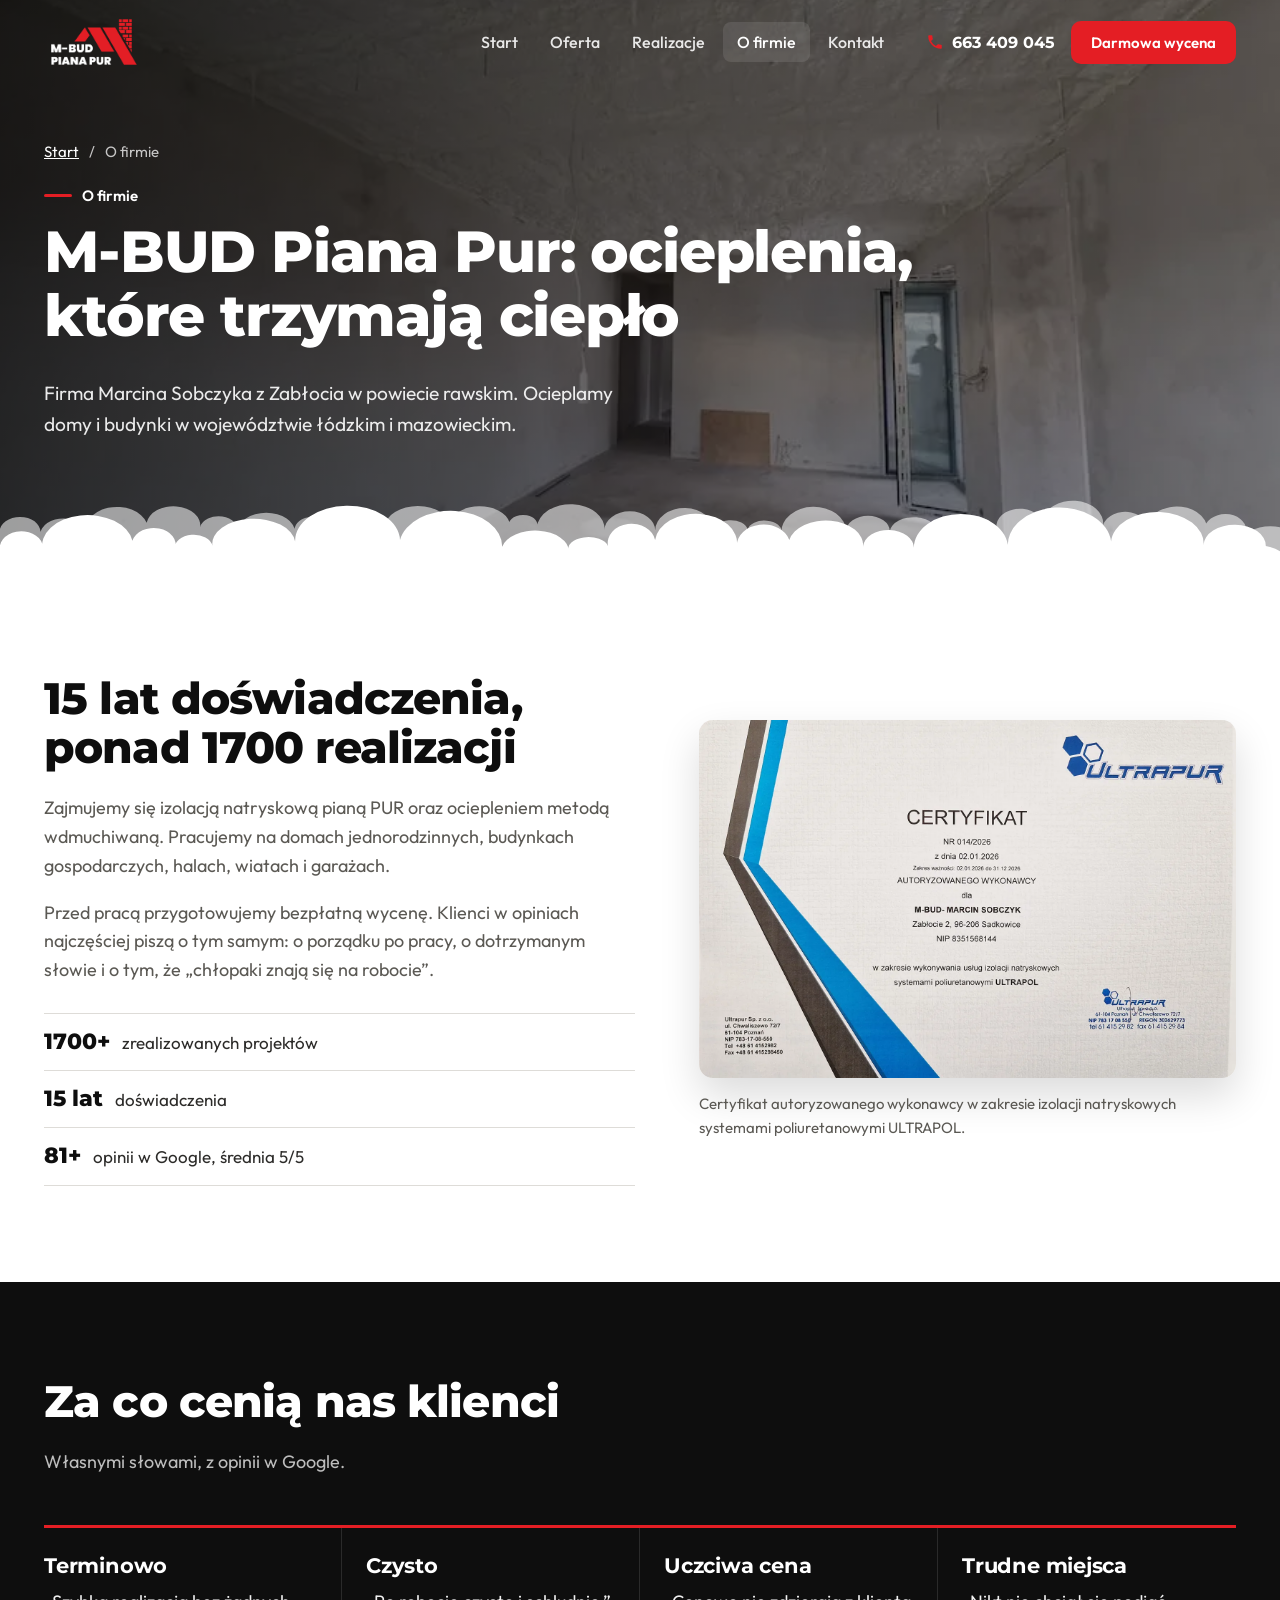
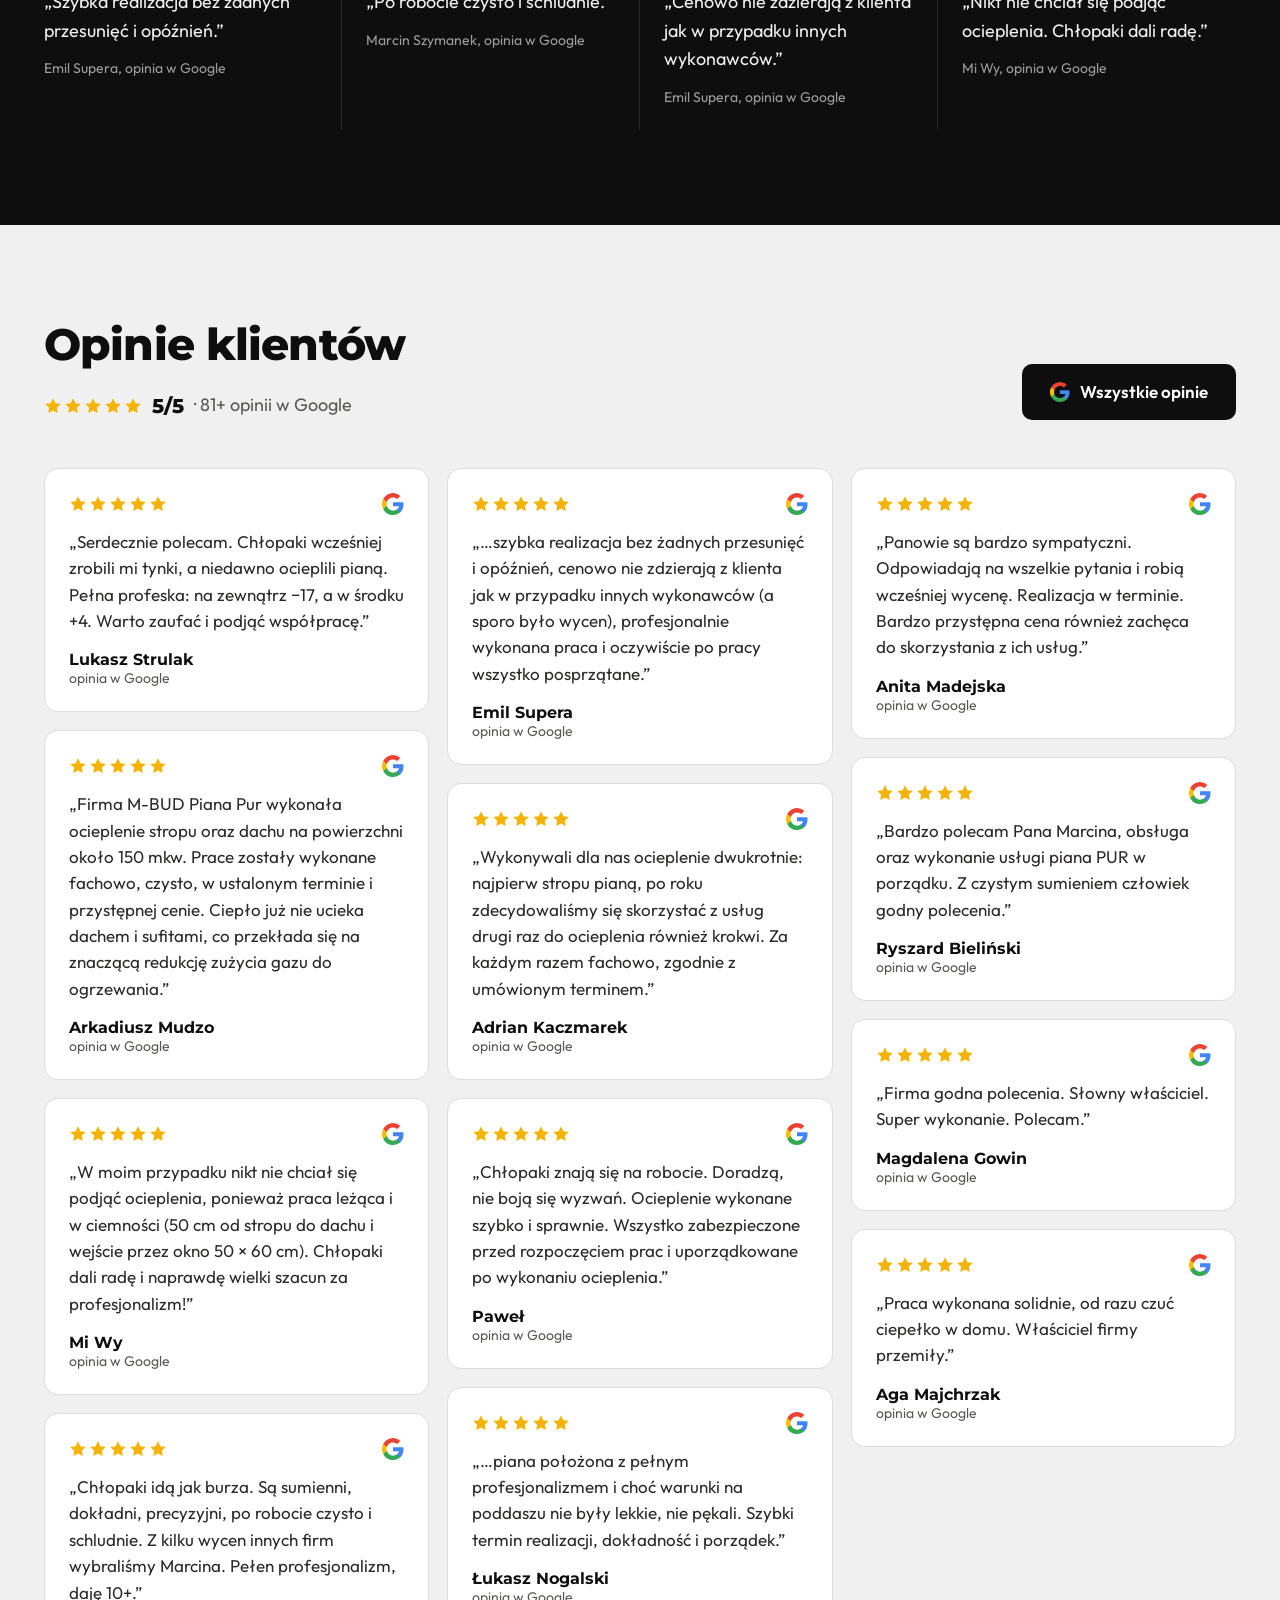
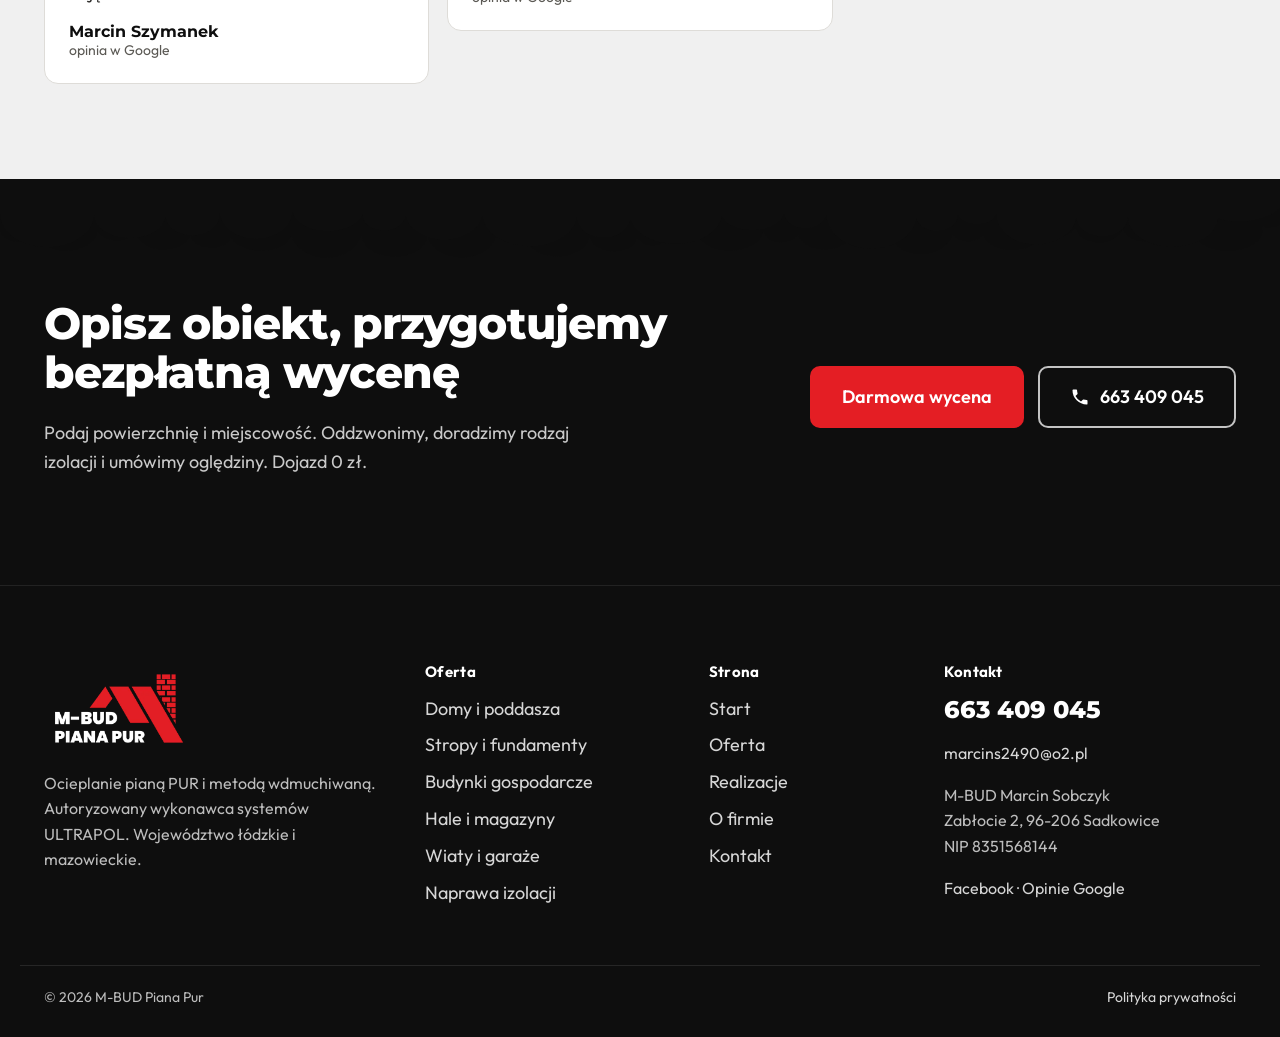
<file: o-nas.html>
<!doctype html>
<html lang="pl">
<head>
<meta charset="utf-8">
<meta name="viewport" content="width=device-width, initial-scale=1">
<title>O firmie: autoryzowany wykonawca ULTRAPOL | M-BUD</title>
<meta name="description" content="M-BUD Marcin Sobczyk: 15 lat doświadczenia, 1700+ realizacji, autoryzowany wykonawca izolacji natryskowych ULTRAPOL. Ocieplenia w łódzkim i mazowieckim.">
<meta name="robots" content="noindex, nofollow">
<link rel="canonical" href="https://impulseo-pl.github.io/m-bud-piana-pur/o-nas.html">
<meta name="geo.region" content="PL-10">
<meta name="geo.placename" content="Sadkowice, województwo łódzkie">
<meta name="geo.position" content="51.7011315;20.4817149">
<meta property="og:type" content="website">
<meta property="og:locale" content="pl_PL">
<meta property="og:site_name" content="M-BUD Piana Pur">
<meta property="og:title" content="O firmie: autoryzowany wykonawca ULTRAPOL | M-BUD">
<meta property="og:description" content="M-BUD Marcin Sobczyk: 15 lat doświadczenia, 1700+ realizacji, autoryzowany wykonawca izolacji natryskowych ULTRAPOL. Ocieplenia w łódzkim i mazowieckim.">
<meta property="og:url" content="https://impulseo-pl.github.io/m-bud-piana-pur/o-nas.html">
<meta property="og:image" content="https://impulseo-pl.github.io/m-bud-piana-pur/img/og.jpg">
<meta name="theme-color" content="#0e0e0e">
<link rel="icon" href="img/favicon.png" type="image/png">
<link rel="preconnect" href="https://fonts.googleapis.com"><link rel="preconnect" href="https://fonts.gstatic.com" crossorigin>
<link rel="stylesheet" href="https://fonts.googleapis.com/css2?family=Montserrat:wght@600;700;800&family=Outfit:wght@400;500;600&display=swap">
<link rel="preload" as="image" href="img/piana-pur-sufit-dom-w-stanie-surowym.webp" fetchpriority="high">
<link rel="stylesheet" href="assets/styles.css">
<script type="application/ld+json">{"@context":"https://schema.org","@graph":[{"@type":"HomeAndConstructionBusiness","@id":"https://impulseo-pl.github.io/m-bud-piana-pur/#firma","name":"M-BUD Piana Pur","alternateName":"M-BUD Marcin Sobczyk","url":"https://impulseo-pl.github.io/m-bud-piana-pur/","logo":"https://impulseo-pl.github.io/m-bud-piana-pur/img/logo.png","image":"https://impulseo-pl.github.io/m-bud-piana-pur/img/og.jpg","telephone":"+48663409045","email":"marcins2490@o2.pl","taxID":"8351568144","address":{"@type":"PostalAddress","streetAddress":"Zabłocie 2","postalCode":"96-206","addressLocality":"Sadkowice","addressRegion":"województwo łódzkie","addressCountry":"PL"},"geo":{"@type":"GeoCoordinates","latitude":51.7011315,"longitude":20.4817149},"areaServed":[{"@type":"AdministrativeArea","name":"województwo łódzkie"},{"@type":"AdministrativeArea","name":"województwo mazowieckie"},{"@type":"City","name":"Łódź"}],"founder":{"@type":"Person","name":"Marcin Sobczyk"},"sameAs":["https://www.facebook.com/MBudPianaPur"],"knowsAbout":["ocieplanie pianą PUR","piana poliuretanowa natryskowa","wdmuchiwanie celulozy","wdmuchiwanie wełny","ocieplenie poddasza","ocieplenie stropu","izolacja fundamentów"]},{"@type":"WebSite","@id":"https://impulseo-pl.github.io/m-bud-piana-pur/#strona","url":"https://impulseo-pl.github.io/m-bud-piana-pur/","name":"M-BUD Piana Pur","inLanguage":"pl-PL","publisher":{"@id":"https://impulseo-pl.github.io/m-bud-piana-pur/#firma"}},{"@type":"WebPage","@id":"https://impulseo-pl.github.io/m-bud-piana-pur/o-nas.html#www","url":"https://impulseo-pl.github.io/m-bud-piana-pur/o-nas.html","name":"O firmie: autoryzowany wykonawca ULTRAPOL | M-BUD","description":"M-BUD Marcin Sobczyk: 15 lat doświadczenia, 1700+ realizacji, autoryzowany wykonawca izolacji natryskowych ULTRAPOL. Ocieplenia w łódzkim i mazowieckim.","isPartOf":{"@id":"https://impulseo-pl.github.io/m-bud-piana-pur/#strona"},"about":{"@id":"https://impulseo-pl.github.io/m-bud-piana-pur/#firma"},"inLanguage":"pl-PL"},{"@type":"BreadcrumbList","itemListElement":[{"@type":"ListItem","position":1,"name":"Start","item":"https://impulseo-pl.github.io/m-bud-piana-pur/"},{"@type":"ListItem","position":2,"name":"O firmie","item":"https://impulseo-pl.github.io/m-bud-piana-pur/o-nas.html"}]}]}</script>
</head>
<body class="p-o-nas">
<a class="skip" href="#tresc">Przejdź do treści</a>
<header class="top" data-top>
  <div class="wrap top-in">
    <a class="brand" href="index.html" aria-label="M-BUD Piana Pur, strona główna"><img src="img/logo-jasne.png" alt="M-BUD Piana Pur" width="500" height="310"></a>
    <nav class="nav" aria-label="Główne menu"><a href="index.html">Start</a><a href="oferta.html">Oferta</a><a href="realizacje.html">Realizacje</a><a href="o-nas.html" aria-current="page">O firmie</a><a href="kontakt.html">Kontakt</a></nav>
    <div class="top-cta">
      <a class="top-tel" href="tel:+48663409045"><svg class="ic" viewBox="0 0 24 24" aria-hidden="true"><path d="M6.6 10.8a15.1 15.1 0 0 0 6.6 6.6l2.2-2.2a1 1 0 0 1 1-.25 11.4 11.4 0 0 0 3.6.57 1 1 0 0 1 1 1V20a1 1 0 0 1-1 1A17 17 0 0 1 3 4a1 1 0 0 1 1-1h3.5a1 1 0 0 1 1 1c0 1.25.2 2.45.57 3.57a1 1 0 0 1-.25 1z" fill="currentColor"/></svg><span>663 409 045</span></a>
      <a class="btn btn-red btn-sm" href="kontakt.html">Darmowa wycena</a>
    </div>
    <button class="burger" aria-label="Otwórz menu" aria-expanded="false" aria-controls="menu"><span></span><span></span></button>
  </div>
  <div class="menu" id="menu" hidden>
    <nav aria-label="Menu na telefonie"><a href="index.html">Start</a><a href="oferta.html">Oferta</a><a href="realizacje.html">Realizacje</a><a href="o-nas.html" aria-current="page">O firmie</a><a href="kontakt.html">Kontakt</a></nav>
    <a class="btn btn-red" href="tel:+48663409045"><svg class="ic" viewBox="0 0 24 24" aria-hidden="true"><path d="M6.6 10.8a15.1 15.1 0 0 0 6.6 6.6l2.2-2.2a1 1 0 0 1 1-.25 11.4 11.4 0 0 0 3.6.57 1 1 0 0 1 1 1V20a1 1 0 0 1-1 1A17 17 0 0 1 3 4a1 1 0 0 1 1-1h3.5a1 1 0 0 1 1 1c0 1.25.2 2.45.57 3.57a1 1 0 0 1-.25 1z" fill="currentColor"/></svg> Zadzwoń 663 409 045</a>
  </div>
</header>
<main id="tresc">
<section class="phead">
  <img src="img/piana-pur-sufit-dom-w-stanie-surowym.webp" alt="Sufit ocieplony pianą PUR w domu w stanie surowym" width="880" height="660" fetchpriority="high" class="phead-img">
  <div class="wrap phead-in">
    <nav class="crumbs" aria-label="Okruszki"><a href="index.html">Start</a><span aria-hidden="true">/</span><span>O firmie</span></nav>
    <p class="kicker">O firmie</p>
    <h1>M-BUD Piana Pur: ocieplenia, które trzymają ciepło</h1>
    <p class="lead">Firma Marcina Sobczyka z Zabłocia w powiecie rawskim. Ocieplamy domy i budynki w województwie łódzkim i mazowieckim.</p>
  </div>
  <svg class="foam" viewBox="0 0 1440 120" preserveAspectRatio="none" aria-hidden="true"><path d="M0,120 L0,52 A22,19 0 0 1 45,60 A26,22 0 0 1 98,61 A34,29 0 0 1 165,44 A30,25 0 0 1 225,50 A21,18 0 0 1 267,57 A32,26 0 0 1 332,57 A20,17 0 0 1 371,49 A32,28 0 0 1 434,54 A36,27 0 0 1 506,44 A34,26 0 0 1 573,43 A16,13 0 0 1 604,50 A38,33 0 0 1 680,54 A28,25 0 0 1 737,54 A33,31 0 0 1 803,56 A19,14 0 0 1 841,53 A19,14 0 0 1 879,57 A36,33 0 0 1 952,55 A24,20 0 0 1 1001,55 A27,21 0 0 1 1055,60 A34,28 0 0 1 1122,55 A26,23 0 0 1 1173,42 A34,30 0 0 1 1241,47 A25,23 0 0 1 1291,59 A33,29 0 0 1 1357,45 A22,20 0 0 1 1400,62 A33,25 0 0 1 1440,50 L1440,120 Z" fill="var(--white)" opacity=".55"/><path d="M0,120 L0,74 A24,22 0 0 1 48,81 A50,40 0 0 1 149,68 A24,22 0 0 1 197,79 A21,17 0 0 1 239,75 A46,33 0 0 1 332,69 A59,47 0 0 1 450,67 A58,48 0 0 1 565,76 A38,28 0 0 1 640,82 A22,15 0 0 1 684,75 A26,25 0 0 1 737,67 A46,39 0 0 1 829,75 A30,28 0 0 1 888,67 A42,33 0 0 1 971,76 A28,23 0 0 1 1028,78 A53,46 0 0 1 1134,78 A58,50 0 0 1 1250,69 A52,42 0 0 1 1354,74 A35,28 0 0 1 1424,75 A36,28 0 0 1 1440,82 L1440,120 Z" fill="var(--white)"/></svg>
</section>
<section class="sec">
  <div class="wrap about">
    <div class="about-txt">
      <h2>15 lat doświadczenia, ponad 1700 realizacji</h2>
      <p>Zajmujemy się izolacją natryskową pianą PUR oraz ociepleniem metodą wdmuchiwaną. Pracujemy na domach jednorodzinnych, budynkach gospodarczych, halach, wiatach i garażach.</p>
      <p>Przed pracą przygotowujemy bezpłatną wycenę. Klienci w opiniach najczęściej piszą o tym samym: o porządku po pracy, o dotrzymanym słowie i o tym, że „chłopaki znają się na robocie”.</p>
      <ul class="facts"><li><b>1700+</b> zrealizowanych projektów</li><li><b>15 lat</b> doświadczenia</li><li><b>81+</b> opinii w Google, średnia 5/5</li></ul>
    </div>
    <figure class="about-img" id="certyfikat">
      <img src="img/certyfikat-ultrapur-m-bud.webp" alt="Certyfikat autoryzowanego wykonawcy ULTRAPUR dla M-BUD Marcin Sobczyk" width="1500" height="1000" loading="lazy" decoding="async">
      <figcaption>Certyfikat autoryzowanego wykonawcy w zakresie izolacji natryskowych systemami poliuretanowymi ULTRAPOL.</figcaption>
    </figure>
  </div>
</section>

<section class="sec sec-black">
  <div class="wrap">
    <div class="sec-head sec-head-l"><h2>Za co cenią nas klienci</h2><p>Własnymi słowami, z opinii w Google.</p></div>
    <div class="vals"><div class="val"><h3>Terminowo</h3><blockquote>„Szybka realizacja bez żadnych przesunięć i opóźnień.”</blockquote><p>Emil Supera, opinia w Google</p></div><div class="val"><h3>Czysto</h3><blockquote>„Po robocie czysto i schludnie.”</blockquote><p>Marcin Szymanek, opinia w Google</p></div><div class="val"><h3>Uczciwa cena</h3><blockquote>„Cenowo nie zdzierają z klienta jak w przypadku innych wykonawców.”</blockquote><p>Emil Supera, opinia w Google</p></div><div class="val"><h3>Trudne miejsca</h3><blockquote>„Nikt nie chciał się podjąć ocieplenia. Chłopaki dali radę.”</blockquote><p>Mi Wy, opinia w Google</p></div></div>
  </div>
</section>

<section class="sec sec-paper" id="opinie">
  <div class="wrap">
    <div class="sec-head sec-head-row">
      <div><h2>Opinie klientów</h2><p class="rate"><span class="stars" aria-label="5 na 5 gwiazdek"><svg viewBox="0 0 20 20" aria-hidden="true"><path d="M10 1.5l2.6 5.5 6 .8-4.4 4.1 1.1 5.9L10 14.9l-5.3 2.9 1.1-5.9L1.4 7.8l6-.8z"/></svg><svg viewBox="0 0 20 20" aria-hidden="true"><path d="M10 1.5l2.6 5.5 6 .8-4.4 4.1 1.1 5.9L10 14.9l-5.3 2.9 1.1-5.9L1.4 7.8l6-.8z"/></svg><svg viewBox="0 0 20 20" aria-hidden="true"><path d="M10 1.5l2.6 5.5 6 .8-4.4 4.1 1.1 5.9L10 14.9l-5.3 2.9 1.1-5.9L1.4 7.8l6-.8z"/></svg><svg viewBox="0 0 20 20" aria-hidden="true"><path d="M10 1.5l2.6 5.5 6 .8-4.4 4.1 1.1 5.9L10 14.9l-5.3 2.9 1.1-5.9L1.4 7.8l6-.8z"/></svg><svg viewBox="0 0 20 20" aria-hidden="true"><path d="M10 1.5l2.6 5.5 6 .8-4.4 4.1 1.1 5.9L10 14.9l-5.3 2.9 1.1-5.9L1.4 7.8l6-.8z"/></svg></span><b>5/5</b> · 81+ opinii w Google</p></div>
      <a class="btn btn-dark" href="https://www.google.com/search?q=M-BUD+Piana+Pur+Marcin+Sobczyk+opinie" target="_blank" rel="noopener"><svg class="g" viewBox="0 0 24 24" aria-hidden="true"><path fill="#4285F4" d="M23.5 12.3c0-.8-.1-1.6-.2-2.3H12v4.4h6.5a5.6 5.6 0 0 1-2.4 3.6v3h3.9c2.2-2.1 3.5-5.1 3.5-8.7z"/><path fill="#34A853" d="M12 24c3.2 0 6-1.1 8-2.9l-3.9-3c-1.1.7-2.5 1.2-4.1 1.2-3.1 0-5.8-2.1-6.7-5H1.3v3.1A12 12 0 0 0 12 24z"/><path fill="#FBBC05" d="M5.3 14.3a7.2 7.2 0 0 1 0-4.6V6.6h-4a12 12 0 0 0 0 10.8z"/><path fill="#EA4335" d="M12 4.8c1.8 0 3.3.6 4.6 1.8l3.4-3.4A12 12 0 0 0 1.3 6.6l4 3.1c.9-2.8 3.6-4.9 6.7-4.9z"/></svg> Wszystkie opinie</a>
    </div>
    <div class="revs revs-masonry"><figure class="rev "><div class="rev-top"><span class="stars" aria-label="5 na 5 gwiazdek"><svg viewBox="0 0 20 20" aria-hidden="true"><path d="M10 1.5l2.6 5.5 6 .8-4.4 4.1 1.1 5.9L10 14.9l-5.3 2.9 1.1-5.9L1.4 7.8l6-.8z"/></svg><svg viewBox="0 0 20 20" aria-hidden="true"><path d="M10 1.5l2.6 5.5 6 .8-4.4 4.1 1.1 5.9L10 14.9l-5.3 2.9 1.1-5.9L1.4 7.8l6-.8z"/></svg><svg viewBox="0 0 20 20" aria-hidden="true"><path d="M10 1.5l2.6 5.5 6 .8-4.4 4.1 1.1 5.9L10 14.9l-5.3 2.9 1.1-5.9L1.4 7.8l6-.8z"/></svg><svg viewBox="0 0 20 20" aria-hidden="true"><path d="M10 1.5l2.6 5.5 6 .8-4.4 4.1 1.1 5.9L10 14.9l-5.3 2.9 1.1-5.9L1.4 7.8l6-.8z"/></svg><svg viewBox="0 0 20 20" aria-hidden="true"><path d="M10 1.5l2.6 5.5 6 .8-4.4 4.1 1.1 5.9L10 14.9l-5.3 2.9 1.1-5.9L1.4 7.8l6-.8z"/></svg></span><svg class="g" viewBox="0 0 24 24" aria-hidden="true"><path fill="#4285F4" d="M23.5 12.3c0-.8-.1-1.6-.2-2.3H12v4.4h6.5a5.6 5.6 0 0 1-2.4 3.6v3h3.9c2.2-2.1 3.5-5.1 3.5-8.7z"/><path fill="#34A853" d="M12 24c3.2 0 6-1.1 8-2.9l-3.9-3c-1.1.7-2.5 1.2-4.1 1.2-3.1 0-5.8-2.1-6.7-5H1.3v3.1A12 12 0 0 0 12 24z"/><path fill="#FBBC05" d="M5.3 14.3a7.2 7.2 0 0 1 0-4.6V6.6h-4a12 12 0 0 0 0 10.8z"/><path fill="#EA4335" d="M12 4.8c1.8 0 3.3.6 4.6 1.8l3.4-3.4A12 12 0 0 0 1.3 6.6l4 3.1c.9-2.8 3.6-4.9 6.7-4.9z"/></svg></div><blockquote>„Serdecznie polecam. Chłopaki wcześniej zrobili mi tynki, a niedawno ocieplili pianą. Pełna profeska: na zewnątrz −17, a w środku +4. Warto zaufać i podjąć współpracę.”</blockquote><figcaption>Lukasz Strulak<span>opinia w Google</span></figcaption></figure><figure class="rev "><div class="rev-top"><span class="stars" aria-label="5 na 5 gwiazdek"><svg viewBox="0 0 20 20" aria-hidden="true"><path d="M10 1.5l2.6 5.5 6 .8-4.4 4.1 1.1 5.9L10 14.9l-5.3 2.9 1.1-5.9L1.4 7.8l6-.8z"/></svg><svg viewBox="0 0 20 20" aria-hidden="true"><path d="M10 1.5l2.6 5.5 6 .8-4.4 4.1 1.1 5.9L10 14.9l-5.3 2.9 1.1-5.9L1.4 7.8l6-.8z"/></svg><svg viewBox="0 0 20 20" aria-hidden="true"><path d="M10 1.5l2.6 5.5 6 .8-4.4 4.1 1.1 5.9L10 14.9l-5.3 2.9 1.1-5.9L1.4 7.8l6-.8z"/></svg><svg viewBox="0 0 20 20" aria-hidden="true"><path d="M10 1.5l2.6 5.5 6 .8-4.4 4.1 1.1 5.9L10 14.9l-5.3 2.9 1.1-5.9L1.4 7.8l6-.8z"/></svg><svg viewBox="0 0 20 20" aria-hidden="true"><path d="M10 1.5l2.6 5.5 6 .8-4.4 4.1 1.1 5.9L10 14.9l-5.3 2.9 1.1-5.9L1.4 7.8l6-.8z"/></svg></span><svg class="g" viewBox="0 0 24 24" aria-hidden="true"><path fill="#4285F4" d="M23.5 12.3c0-.8-.1-1.6-.2-2.3H12v4.4h6.5a5.6 5.6 0 0 1-2.4 3.6v3h3.9c2.2-2.1 3.5-5.1 3.5-8.7z"/><path fill="#34A853" d="M12 24c3.2 0 6-1.1 8-2.9l-3.9-3c-1.1.7-2.5 1.2-4.1 1.2-3.1 0-5.8-2.1-6.7-5H1.3v3.1A12 12 0 0 0 12 24z"/><path fill="#FBBC05" d="M5.3 14.3a7.2 7.2 0 0 1 0-4.6V6.6h-4a12 12 0 0 0 0 10.8z"/><path fill="#EA4335" d="M12 4.8c1.8 0 3.3.6 4.6 1.8l3.4-3.4A12 12 0 0 0 1.3 6.6l4 3.1c.9-2.8 3.6-4.9 6.7-4.9z"/></svg></div><blockquote>„Firma M-BUD Piana Pur wykonała ocieplenie stropu oraz dachu na powierzchni około 150 mkw. Prace zostały wykonane fachowo, czysto, w ustalonym terminie i przystępnej cenie. Ciepło już nie ucieka dachem i sufitami, co przekłada się na znaczącą redukcję zużycia gazu do ogrzewania.”</blockquote><figcaption>Arkadiusz Mudzo<span>opinia w Google</span></figcaption></figure><figure class="rev "><div class="rev-top"><span class="stars" aria-label="5 na 5 gwiazdek"><svg viewBox="0 0 20 20" aria-hidden="true"><path d="M10 1.5l2.6 5.5 6 .8-4.4 4.1 1.1 5.9L10 14.9l-5.3 2.9 1.1-5.9L1.4 7.8l6-.8z"/></svg><svg viewBox="0 0 20 20" aria-hidden="true"><path d="M10 1.5l2.6 5.5 6 .8-4.4 4.1 1.1 5.9L10 14.9l-5.3 2.9 1.1-5.9L1.4 7.8l6-.8z"/></svg><svg viewBox="0 0 20 20" aria-hidden="true"><path d="M10 1.5l2.6 5.5 6 .8-4.4 4.1 1.1 5.9L10 14.9l-5.3 2.9 1.1-5.9L1.4 7.8l6-.8z"/></svg><svg viewBox="0 0 20 20" aria-hidden="true"><path d="M10 1.5l2.6 5.5 6 .8-4.4 4.1 1.1 5.9L10 14.9l-5.3 2.9 1.1-5.9L1.4 7.8l6-.8z"/></svg><svg viewBox="0 0 20 20" aria-hidden="true"><path d="M10 1.5l2.6 5.5 6 .8-4.4 4.1 1.1 5.9L10 14.9l-5.3 2.9 1.1-5.9L1.4 7.8l6-.8z"/></svg></span><svg class="g" viewBox="0 0 24 24" aria-hidden="true"><path fill="#4285F4" d="M23.5 12.3c0-.8-.1-1.6-.2-2.3H12v4.4h6.5a5.6 5.6 0 0 1-2.4 3.6v3h3.9c2.2-2.1 3.5-5.1 3.5-8.7z"/><path fill="#34A853" d="M12 24c3.2 0 6-1.1 8-2.9l-3.9-3c-1.1.7-2.5 1.2-4.1 1.2-3.1 0-5.8-2.1-6.7-5H1.3v3.1A12 12 0 0 0 12 24z"/><path fill="#FBBC05" d="M5.3 14.3a7.2 7.2 0 0 1 0-4.6V6.6h-4a12 12 0 0 0 0 10.8z"/><path fill="#EA4335" d="M12 4.8c1.8 0 3.3.6 4.6 1.8l3.4-3.4A12 12 0 0 0 1.3 6.6l4 3.1c.9-2.8 3.6-4.9 6.7-4.9z"/></svg></div><blockquote>„W moim przypadku nikt nie chciał się podjąć ocieplenia, ponieważ praca leżąca i w ciemności (50 cm od stropu do dachu i wejście przez okno 50 × 60 cm). Chłopaki dali radę i naprawdę wielki szacun za profesjonalizm!”</blockquote><figcaption>Mi Wy<span>opinia w Google</span></figcaption></figure><figure class="rev "><div class="rev-top"><span class="stars" aria-label="5 na 5 gwiazdek"><svg viewBox="0 0 20 20" aria-hidden="true"><path d="M10 1.5l2.6 5.5 6 .8-4.4 4.1 1.1 5.9L10 14.9l-5.3 2.9 1.1-5.9L1.4 7.8l6-.8z"/></svg><svg viewBox="0 0 20 20" aria-hidden="true"><path d="M10 1.5l2.6 5.5 6 .8-4.4 4.1 1.1 5.9L10 14.9l-5.3 2.9 1.1-5.9L1.4 7.8l6-.8z"/></svg><svg viewBox="0 0 20 20" aria-hidden="true"><path d="M10 1.5l2.6 5.5 6 .8-4.4 4.1 1.1 5.9L10 14.9l-5.3 2.9 1.1-5.9L1.4 7.8l6-.8z"/></svg><svg viewBox="0 0 20 20" aria-hidden="true"><path d="M10 1.5l2.6 5.5 6 .8-4.4 4.1 1.1 5.9L10 14.9l-5.3 2.9 1.1-5.9L1.4 7.8l6-.8z"/></svg><svg viewBox="0 0 20 20" aria-hidden="true"><path d="M10 1.5l2.6 5.5 6 .8-4.4 4.1 1.1 5.9L10 14.9l-5.3 2.9 1.1-5.9L1.4 7.8l6-.8z"/></svg></span><svg class="g" viewBox="0 0 24 24" aria-hidden="true"><path fill="#4285F4" d="M23.5 12.3c0-.8-.1-1.6-.2-2.3H12v4.4h6.5a5.6 5.6 0 0 1-2.4 3.6v3h3.9c2.2-2.1 3.5-5.1 3.5-8.7z"/><path fill="#34A853" d="M12 24c3.2 0 6-1.1 8-2.9l-3.9-3c-1.1.7-2.5 1.2-4.1 1.2-3.1 0-5.8-2.1-6.7-5H1.3v3.1A12 12 0 0 0 12 24z"/><path fill="#FBBC05" d="M5.3 14.3a7.2 7.2 0 0 1 0-4.6V6.6h-4a12 12 0 0 0 0 10.8z"/><path fill="#EA4335" d="M12 4.8c1.8 0 3.3.6 4.6 1.8l3.4-3.4A12 12 0 0 0 1.3 6.6l4 3.1c.9-2.8 3.6-4.9 6.7-4.9z"/></svg></div><blockquote>„Chłopaki idą jak burza. Są sumienni, dokładni, precyzyjni, po robocie czysto i schludnie. Z kilku wycen innych firm wybraliśmy Marcina. Pełen profesjonalizm, daję 10+.”</blockquote><figcaption>Marcin Szymanek<span>opinia w Google</span></figcaption></figure><figure class="rev "><div class="rev-top"><span class="stars" aria-label="5 na 5 gwiazdek"><svg viewBox="0 0 20 20" aria-hidden="true"><path d="M10 1.5l2.6 5.5 6 .8-4.4 4.1 1.1 5.9L10 14.9l-5.3 2.9 1.1-5.9L1.4 7.8l6-.8z"/></svg><svg viewBox="0 0 20 20" aria-hidden="true"><path d="M10 1.5l2.6 5.5 6 .8-4.4 4.1 1.1 5.9L10 14.9l-5.3 2.9 1.1-5.9L1.4 7.8l6-.8z"/></svg><svg viewBox="0 0 20 20" aria-hidden="true"><path d="M10 1.5l2.6 5.5 6 .8-4.4 4.1 1.1 5.9L10 14.9l-5.3 2.9 1.1-5.9L1.4 7.8l6-.8z"/></svg><svg viewBox="0 0 20 20" aria-hidden="true"><path d="M10 1.5l2.6 5.5 6 .8-4.4 4.1 1.1 5.9L10 14.9l-5.3 2.9 1.1-5.9L1.4 7.8l6-.8z"/></svg><svg viewBox="0 0 20 20" aria-hidden="true"><path d="M10 1.5l2.6 5.5 6 .8-4.4 4.1 1.1 5.9L10 14.9l-5.3 2.9 1.1-5.9L1.4 7.8l6-.8z"/></svg></span><svg class="g" viewBox="0 0 24 24" aria-hidden="true"><path fill="#4285F4" d="M23.5 12.3c0-.8-.1-1.6-.2-2.3H12v4.4h6.5a5.6 5.6 0 0 1-2.4 3.6v3h3.9c2.2-2.1 3.5-5.1 3.5-8.7z"/><path fill="#34A853" d="M12 24c3.2 0 6-1.1 8-2.9l-3.9-3c-1.1.7-2.5 1.2-4.1 1.2-3.1 0-5.8-2.1-6.7-5H1.3v3.1A12 12 0 0 0 12 24z"/><path fill="#FBBC05" d="M5.3 14.3a7.2 7.2 0 0 1 0-4.6V6.6h-4a12 12 0 0 0 0 10.8z"/><path fill="#EA4335" d="M12 4.8c1.8 0 3.3.6 4.6 1.8l3.4-3.4A12 12 0 0 0 1.3 6.6l4 3.1c.9-2.8 3.6-4.9 6.7-4.9z"/></svg></div><blockquote>„…szybka realizacja bez żadnych przesunięć i opóźnień, cenowo nie zdzierają z klienta jak w przypadku innych wykonawców (a sporo było wycen), profesjonalnie wykonana praca i oczywiście po pracy wszystko posprzątane.”</blockquote><figcaption>Emil Supera<span>opinia w Google</span></figcaption></figure><figure class="rev "><div class="rev-top"><span class="stars" aria-label="5 na 5 gwiazdek"><svg viewBox="0 0 20 20" aria-hidden="true"><path d="M10 1.5l2.6 5.5 6 .8-4.4 4.1 1.1 5.9L10 14.9l-5.3 2.9 1.1-5.9L1.4 7.8l6-.8z"/></svg><svg viewBox="0 0 20 20" aria-hidden="true"><path d="M10 1.5l2.6 5.5 6 .8-4.4 4.1 1.1 5.9L10 14.9l-5.3 2.9 1.1-5.9L1.4 7.8l6-.8z"/></svg><svg viewBox="0 0 20 20" aria-hidden="true"><path d="M10 1.5l2.6 5.5 6 .8-4.4 4.1 1.1 5.9L10 14.9l-5.3 2.9 1.1-5.9L1.4 7.8l6-.8z"/></svg><svg viewBox="0 0 20 20" aria-hidden="true"><path d="M10 1.5l2.6 5.5 6 .8-4.4 4.1 1.1 5.9L10 14.9l-5.3 2.9 1.1-5.9L1.4 7.8l6-.8z"/></svg><svg viewBox="0 0 20 20" aria-hidden="true"><path d="M10 1.5l2.6 5.5 6 .8-4.4 4.1 1.1 5.9L10 14.9l-5.3 2.9 1.1-5.9L1.4 7.8l6-.8z"/></svg></span><svg class="g" viewBox="0 0 24 24" aria-hidden="true"><path fill="#4285F4" d="M23.5 12.3c0-.8-.1-1.6-.2-2.3H12v4.4h6.5a5.6 5.6 0 0 1-2.4 3.6v3h3.9c2.2-2.1 3.5-5.1 3.5-8.7z"/><path fill="#34A853" d="M12 24c3.2 0 6-1.1 8-2.9l-3.9-3c-1.1.7-2.5 1.2-4.1 1.2-3.1 0-5.8-2.1-6.7-5H1.3v3.1A12 12 0 0 0 12 24z"/><path fill="#FBBC05" d="M5.3 14.3a7.2 7.2 0 0 1 0-4.6V6.6h-4a12 12 0 0 0 0 10.8z"/><path fill="#EA4335" d="M12 4.8c1.8 0 3.3.6 4.6 1.8l3.4-3.4A12 12 0 0 0 1.3 6.6l4 3.1c.9-2.8 3.6-4.9 6.7-4.9z"/></svg></div><blockquote>„Wykonywali dla nas ocieplenie dwukrotnie: najpierw stropu pianą, po roku zdecydowaliśmy się skorzystać z usług drugi raz do ocieplenia również krokwi. Za każdym razem fachowo, zgodnie z umówionym terminem.”</blockquote><figcaption>Adrian Kaczmarek<span>opinia w Google</span></figcaption></figure><figure class="rev "><div class="rev-top"><span class="stars" aria-label="5 na 5 gwiazdek"><svg viewBox="0 0 20 20" aria-hidden="true"><path d="M10 1.5l2.6 5.5 6 .8-4.4 4.1 1.1 5.9L10 14.9l-5.3 2.9 1.1-5.9L1.4 7.8l6-.8z"/></svg><svg viewBox="0 0 20 20" aria-hidden="true"><path d="M10 1.5l2.6 5.5 6 .8-4.4 4.1 1.1 5.9L10 14.9l-5.3 2.9 1.1-5.9L1.4 7.8l6-.8z"/></svg><svg viewBox="0 0 20 20" aria-hidden="true"><path d="M10 1.5l2.6 5.5 6 .8-4.4 4.1 1.1 5.9L10 14.9l-5.3 2.9 1.1-5.9L1.4 7.8l6-.8z"/></svg><svg viewBox="0 0 20 20" aria-hidden="true"><path d="M10 1.5l2.6 5.5 6 .8-4.4 4.1 1.1 5.9L10 14.9l-5.3 2.9 1.1-5.9L1.4 7.8l6-.8z"/></svg><svg viewBox="0 0 20 20" aria-hidden="true"><path d="M10 1.5l2.6 5.5 6 .8-4.4 4.1 1.1 5.9L10 14.9l-5.3 2.9 1.1-5.9L1.4 7.8l6-.8z"/></svg></span><svg class="g" viewBox="0 0 24 24" aria-hidden="true"><path fill="#4285F4" d="M23.5 12.3c0-.8-.1-1.6-.2-2.3H12v4.4h6.5a5.6 5.6 0 0 1-2.4 3.6v3h3.9c2.2-2.1 3.5-5.1 3.5-8.7z"/><path fill="#34A853" d="M12 24c3.2 0 6-1.1 8-2.9l-3.9-3c-1.1.7-2.5 1.2-4.1 1.2-3.1 0-5.8-2.1-6.7-5H1.3v3.1A12 12 0 0 0 12 24z"/><path fill="#FBBC05" d="M5.3 14.3a7.2 7.2 0 0 1 0-4.6V6.6h-4a12 12 0 0 0 0 10.8z"/><path fill="#EA4335" d="M12 4.8c1.8 0 3.3.6 4.6 1.8l3.4-3.4A12 12 0 0 0 1.3 6.6l4 3.1c.9-2.8 3.6-4.9 6.7-4.9z"/></svg></div><blockquote>„Chłopaki znają się na robocie. Doradzą, nie boją się wyzwań. Ocieplenie wykonane szybko i sprawnie. Wszystko zabezpieczone przed rozpoczęciem prac i uporządkowane po wykonaniu ocieplenia.”</blockquote><figcaption>Paweł<span>opinia w Google</span></figcaption></figure><figure class="rev "><div class="rev-top"><span class="stars" aria-label="5 na 5 gwiazdek"><svg viewBox="0 0 20 20" aria-hidden="true"><path d="M10 1.5l2.6 5.5 6 .8-4.4 4.1 1.1 5.9L10 14.9l-5.3 2.9 1.1-5.9L1.4 7.8l6-.8z"/></svg><svg viewBox="0 0 20 20" aria-hidden="true"><path d="M10 1.5l2.6 5.5 6 .8-4.4 4.1 1.1 5.9L10 14.9l-5.3 2.9 1.1-5.9L1.4 7.8l6-.8z"/></svg><svg viewBox="0 0 20 20" aria-hidden="true"><path d="M10 1.5l2.6 5.5 6 .8-4.4 4.1 1.1 5.9L10 14.9l-5.3 2.9 1.1-5.9L1.4 7.8l6-.8z"/></svg><svg viewBox="0 0 20 20" aria-hidden="true"><path d="M10 1.5l2.6 5.5 6 .8-4.4 4.1 1.1 5.9L10 14.9l-5.3 2.9 1.1-5.9L1.4 7.8l6-.8z"/></svg><svg viewBox="0 0 20 20" aria-hidden="true"><path d="M10 1.5l2.6 5.5 6 .8-4.4 4.1 1.1 5.9L10 14.9l-5.3 2.9 1.1-5.9L1.4 7.8l6-.8z"/></svg></span><svg class="g" viewBox="0 0 24 24" aria-hidden="true"><path fill="#4285F4" d="M23.5 12.3c0-.8-.1-1.6-.2-2.3H12v4.4h6.5a5.6 5.6 0 0 1-2.4 3.6v3h3.9c2.2-2.1 3.5-5.1 3.5-8.7z"/><path fill="#34A853" d="M12 24c3.2 0 6-1.1 8-2.9l-3.9-3c-1.1.7-2.5 1.2-4.1 1.2-3.1 0-5.8-2.1-6.7-5H1.3v3.1A12 12 0 0 0 12 24z"/><path fill="#FBBC05" d="M5.3 14.3a7.2 7.2 0 0 1 0-4.6V6.6h-4a12 12 0 0 0 0 10.8z"/><path fill="#EA4335" d="M12 4.8c1.8 0 3.3.6 4.6 1.8l3.4-3.4A12 12 0 0 0 1.3 6.6l4 3.1c.9-2.8 3.6-4.9 6.7-4.9z"/></svg></div><blockquote>„…piana położona z pełnym profesjonalizmem i choć warunki na poddaszu nie były lekkie, nie pękali. Szybki termin realizacji, dokładność i porządek.”</blockquote><figcaption>Łukasz Nogalski<span>opinia w Google</span></figcaption></figure><figure class="rev "><div class="rev-top"><span class="stars" aria-label="5 na 5 gwiazdek"><svg viewBox="0 0 20 20" aria-hidden="true"><path d="M10 1.5l2.6 5.5 6 .8-4.4 4.1 1.1 5.9L10 14.9l-5.3 2.9 1.1-5.9L1.4 7.8l6-.8z"/></svg><svg viewBox="0 0 20 20" aria-hidden="true"><path d="M10 1.5l2.6 5.5 6 .8-4.4 4.1 1.1 5.9L10 14.9l-5.3 2.9 1.1-5.9L1.4 7.8l6-.8z"/></svg><svg viewBox="0 0 20 20" aria-hidden="true"><path d="M10 1.5l2.6 5.5 6 .8-4.4 4.1 1.1 5.9L10 14.9l-5.3 2.9 1.1-5.9L1.4 7.8l6-.8z"/></svg><svg viewBox="0 0 20 20" aria-hidden="true"><path d="M10 1.5l2.6 5.5 6 .8-4.4 4.1 1.1 5.9L10 14.9l-5.3 2.9 1.1-5.9L1.4 7.8l6-.8z"/></svg><svg viewBox="0 0 20 20" aria-hidden="true"><path d="M10 1.5l2.6 5.5 6 .8-4.4 4.1 1.1 5.9L10 14.9l-5.3 2.9 1.1-5.9L1.4 7.8l6-.8z"/></svg></span><svg class="g" viewBox="0 0 24 24" aria-hidden="true"><path fill="#4285F4" d="M23.5 12.3c0-.8-.1-1.6-.2-2.3H12v4.4h6.5a5.6 5.6 0 0 1-2.4 3.6v3h3.9c2.2-2.1 3.5-5.1 3.5-8.7z"/><path fill="#34A853" d="M12 24c3.2 0 6-1.1 8-2.9l-3.9-3c-1.1.7-2.5 1.2-4.1 1.2-3.1 0-5.8-2.1-6.7-5H1.3v3.1A12 12 0 0 0 12 24z"/><path fill="#FBBC05" d="M5.3 14.3a7.2 7.2 0 0 1 0-4.6V6.6h-4a12 12 0 0 0 0 10.8z"/><path fill="#EA4335" d="M12 4.8c1.8 0 3.3.6 4.6 1.8l3.4-3.4A12 12 0 0 0 1.3 6.6l4 3.1c.9-2.8 3.6-4.9 6.7-4.9z"/></svg></div><blockquote>„Panowie są bardzo sympatyczni. Odpowiadają na wszelkie pytania i robią wcześniej wycenę. Realizacja w terminie. Bardzo przystępna cena również zachęca do skorzystania z ich usług.”</blockquote><figcaption>Anita Madejska<span>opinia w Google</span></figcaption></figure><figure class="rev "><div class="rev-top"><span class="stars" aria-label="5 na 5 gwiazdek"><svg viewBox="0 0 20 20" aria-hidden="true"><path d="M10 1.5l2.6 5.5 6 .8-4.4 4.1 1.1 5.9L10 14.9l-5.3 2.9 1.1-5.9L1.4 7.8l6-.8z"/></svg><svg viewBox="0 0 20 20" aria-hidden="true"><path d="M10 1.5l2.6 5.5 6 .8-4.4 4.1 1.1 5.9L10 14.9l-5.3 2.9 1.1-5.9L1.4 7.8l6-.8z"/></svg><svg viewBox="0 0 20 20" aria-hidden="true"><path d="M10 1.5l2.6 5.5 6 .8-4.4 4.1 1.1 5.9L10 14.9l-5.3 2.9 1.1-5.9L1.4 7.8l6-.8z"/></svg><svg viewBox="0 0 20 20" aria-hidden="true"><path d="M10 1.5l2.6 5.5 6 .8-4.4 4.1 1.1 5.9L10 14.9l-5.3 2.9 1.1-5.9L1.4 7.8l6-.8z"/></svg><svg viewBox="0 0 20 20" aria-hidden="true"><path d="M10 1.5l2.6 5.5 6 .8-4.4 4.1 1.1 5.9L10 14.9l-5.3 2.9 1.1-5.9L1.4 7.8l6-.8z"/></svg></span><svg class="g" viewBox="0 0 24 24" aria-hidden="true"><path fill="#4285F4" d="M23.5 12.3c0-.8-.1-1.6-.2-2.3H12v4.4h6.5a5.6 5.6 0 0 1-2.4 3.6v3h3.9c2.2-2.1 3.5-5.1 3.5-8.7z"/><path fill="#34A853" d="M12 24c3.2 0 6-1.1 8-2.9l-3.9-3c-1.1.7-2.5 1.2-4.1 1.2-3.1 0-5.8-2.1-6.7-5H1.3v3.1A12 12 0 0 0 12 24z"/><path fill="#FBBC05" d="M5.3 14.3a7.2 7.2 0 0 1 0-4.6V6.6h-4a12 12 0 0 0 0 10.8z"/><path fill="#EA4335" d="M12 4.8c1.8 0 3.3.6 4.6 1.8l3.4-3.4A12 12 0 0 0 1.3 6.6l4 3.1c.9-2.8 3.6-4.9 6.7-4.9z"/></svg></div><blockquote>„Bardzo polecam Pana Marcina, obsługa oraz wykonanie usługi piana PUR w porządku. Z czystym sumieniem człowiek godny polecenia.”</blockquote><figcaption>Ryszard Bieliński<span>opinia w Google</span></figcaption></figure><figure class="rev "><div class="rev-top"><span class="stars" aria-label="5 na 5 gwiazdek"><svg viewBox="0 0 20 20" aria-hidden="true"><path d="M10 1.5l2.6 5.5 6 .8-4.4 4.1 1.1 5.9L10 14.9l-5.3 2.9 1.1-5.9L1.4 7.8l6-.8z"/></svg><svg viewBox="0 0 20 20" aria-hidden="true"><path d="M10 1.5l2.6 5.5 6 .8-4.4 4.1 1.1 5.9L10 14.9l-5.3 2.9 1.1-5.9L1.4 7.8l6-.8z"/></svg><svg viewBox="0 0 20 20" aria-hidden="true"><path d="M10 1.5l2.6 5.5 6 .8-4.4 4.1 1.1 5.9L10 14.9l-5.3 2.9 1.1-5.9L1.4 7.8l6-.8z"/></svg><svg viewBox="0 0 20 20" aria-hidden="true"><path d="M10 1.5l2.6 5.5 6 .8-4.4 4.1 1.1 5.9L10 14.9l-5.3 2.9 1.1-5.9L1.4 7.8l6-.8z"/></svg><svg viewBox="0 0 20 20" aria-hidden="true"><path d="M10 1.5l2.6 5.5 6 .8-4.4 4.1 1.1 5.9L10 14.9l-5.3 2.9 1.1-5.9L1.4 7.8l6-.8z"/></svg></span><svg class="g" viewBox="0 0 24 24" aria-hidden="true"><path fill="#4285F4" d="M23.5 12.3c0-.8-.1-1.6-.2-2.3H12v4.4h6.5a5.6 5.6 0 0 1-2.4 3.6v3h3.9c2.2-2.1 3.5-5.1 3.5-8.7z"/><path fill="#34A853" d="M12 24c3.2 0 6-1.1 8-2.9l-3.9-3c-1.1.7-2.5 1.2-4.1 1.2-3.1 0-5.8-2.1-6.7-5H1.3v3.1A12 12 0 0 0 12 24z"/><path fill="#FBBC05" d="M5.3 14.3a7.2 7.2 0 0 1 0-4.6V6.6h-4a12 12 0 0 0 0 10.8z"/><path fill="#EA4335" d="M12 4.8c1.8 0 3.3.6 4.6 1.8l3.4-3.4A12 12 0 0 0 1.3 6.6l4 3.1c.9-2.8 3.6-4.9 6.7-4.9z"/></svg></div><blockquote>„Firma godna polecenia. Słowny właściciel. Super wykonanie. Polecam.”</blockquote><figcaption>Magdalena Gowin<span>opinia w Google</span></figcaption></figure><figure class="rev "><div class="rev-top"><span class="stars" aria-label="5 na 5 gwiazdek"><svg viewBox="0 0 20 20" aria-hidden="true"><path d="M10 1.5l2.6 5.5 6 .8-4.4 4.1 1.1 5.9L10 14.9l-5.3 2.9 1.1-5.9L1.4 7.8l6-.8z"/></svg><svg viewBox="0 0 20 20" aria-hidden="true"><path d="M10 1.5l2.6 5.5 6 .8-4.4 4.1 1.1 5.9L10 14.9l-5.3 2.9 1.1-5.9L1.4 7.8l6-.8z"/></svg><svg viewBox="0 0 20 20" aria-hidden="true"><path d="M10 1.5l2.6 5.5 6 .8-4.4 4.1 1.1 5.9L10 14.9l-5.3 2.9 1.1-5.9L1.4 7.8l6-.8z"/></svg><svg viewBox="0 0 20 20" aria-hidden="true"><path d="M10 1.5l2.6 5.5 6 .8-4.4 4.1 1.1 5.9L10 14.9l-5.3 2.9 1.1-5.9L1.4 7.8l6-.8z"/></svg><svg viewBox="0 0 20 20" aria-hidden="true"><path d="M10 1.5l2.6 5.5 6 .8-4.4 4.1 1.1 5.9L10 14.9l-5.3 2.9 1.1-5.9L1.4 7.8l6-.8z"/></svg></span><svg class="g" viewBox="0 0 24 24" aria-hidden="true"><path fill="#4285F4" d="M23.5 12.3c0-.8-.1-1.6-.2-2.3H12v4.4h6.5a5.6 5.6 0 0 1-2.4 3.6v3h3.9c2.2-2.1 3.5-5.1 3.5-8.7z"/><path fill="#34A853" d="M12 24c3.2 0 6-1.1 8-2.9l-3.9-3c-1.1.7-2.5 1.2-4.1 1.2-3.1 0-5.8-2.1-6.7-5H1.3v3.1A12 12 0 0 0 12 24z"/><path fill="#FBBC05" d="M5.3 14.3a7.2 7.2 0 0 1 0-4.6V6.6h-4a12 12 0 0 0 0 10.8z"/><path fill="#EA4335" d="M12 4.8c1.8 0 3.3.6 4.6 1.8l3.4-3.4A12 12 0 0 0 1.3 6.6l4 3.1c.9-2.8 3.6-4.9 6.7-4.9z"/></svg></div><blockquote>„Praca wykonana solidnie, od razu czuć ciepełko w domu. Właściciel firmy przemiły.”</blockquote><figcaption>Aga Majchrzak<span>opinia w Google</span></figcaption></figure></div>
  </div>
</section>
<section class="cta">
  <svg class="foam" viewBox="0 0 1440 120" preserveAspectRatio="none" aria-hidden="true" style="transform:scaleY(-1)"><path d="M0,120 L0,52 A20,17 0 0 1 40,55 A35,29 0 0 1 110,51 A22,19 0 0 1 153,57 A31,26 0 0 1 215,47 A22,16 0 0 1 260,42 A34,24 0 0 1 327,55 A40,37 0 0 1 407,49 A37,30 0 0 1 481,43 A38,33 0 0 1 558,55 A16,13 0 0 1 590,52 A37,32 0 0 1 664,45 A26,20 0 0 1 717,42 A18,16 0 0 1 752,45 A16,11 0 0 1 783,56 A38,30 0 0 1 859,52 A20,17 0 0 1 898,47 A30,22 0 0 1 958,49 A21,18 0 0 1 1000,48 A36,34 0 0 1 1072,60 A17,14 0 0 1 1106,45 A32,24 0 0 1 1171,54 A20,16 0 0 1 1210,59 A26,22 0 0 1 1263,56 A25,20 0 0 1 1313,57 A16,11 0 0 1 1344,44 A38,26 0 0 1 1419,57 A17,14 0 0 1 1440,59 L1440,120 Z" fill="var(--black)" opacity=".55"/><path d="M0,120 L0,74 A53,45 0 0 1 106,73 A40,30 0 0 1 186,69 A30,28 0 0 1 247,77 A41,37 0 0 1 329,77 A40,29 0 0 1 408,73 A24,21 0 0 1 456,71 A44,38 0 0 1 543,71 A53,42 0 0 1 649,73 A30,28 0 0 1 709,66 A51,40 0 0 1 811,82 A36,26 0 0 1 882,73 A24,22 0 0 1 930,80 A50,46 0 0 1 1031,67 A23,20 0 0 1 1077,74 A22,17 0 0 1 1121,79 A45,41 0 0 1 1211,68 A29,26 0 0 1 1269,70 A50,39 0 0 1 1370,67 A54,38 0 0 1 1440,81 L1440,120 Z" fill="var(--black)"/></svg>
  <div class="wrap cta-in">
    <div><h2>Opisz obiekt, przygotujemy bezpłatną wycenę</h2><p>Podaj powierzchnię i miejscowość. Oddzwonimy, doradzimy rodzaj izolacji i umówimy oględziny. Dojazd 0 zł.</p></div>
    <div class="cta-btns">
      <a class="btn btn-red btn-lg" href="kontakt.html">Darmowa wycena</a>
      <a class="btn btn-ghost btn-lg" href="tel:+48663409045"><svg class="ic" viewBox="0 0 24 24" aria-hidden="true"><path d="M6.6 10.8a15.1 15.1 0 0 0 6.6 6.6l2.2-2.2a1 1 0 0 1 1-.25 11.4 11.4 0 0 0 3.6.57 1 1 0 0 1 1 1V20a1 1 0 0 1-1 1A17 17 0 0 1 3 4a1 1 0 0 1 1-1h3.5a1 1 0 0 1 1 1c0 1.25.2 2.45.57 3.57a1 1 0 0 1-.25 1z" fill="currentColor"/></svg> 663 409 045</a>
    </div>
  </div>
</section></main>
<footer class="foot">
  <svg class="foam" viewBox="0 0 1440 120" preserveAspectRatio="none" aria-hidden="true"><path d="M0,120 L0,52 A29,27 0 0 1 58,59 A40,32 0 0 1 137,56 A34,25 0 0 1 204,48 A31,27 0 0 1 266,57 A40,29 0 0 1 346,47 A24,18 0 0 1 395,46 A37,26 0 0 1 469,62 A28,24 0 0 1 524,56 A34,26 0 0 1 593,62 A15,11 0 0 1 623,58 A16,15 0 0 1 655,48 A34,30 0 0 1 723,42 A25,21 0 0 1 773,56 A21,16 0 0 1 815,58 A24,17 0 0 1 863,57 A18,15 0 0 1 898,56 A28,27 0 0 1 954,59 A18,14 0 0 1 989,50 A22,17 0 0 1 1033,58 A17,15 0 0 1 1067,60 A28,25 0 0 1 1122,45 A27,25 0 0 1 1176,44 A36,27 0 0 1 1249,42 A16,13 0 0 1 1282,57 A38,30 0 0 1 1357,54 A33,25 0 0 1 1423,62 A36,29 0 0 1 1440,50 L1440,120 Z" fill="var(--black)" opacity=".55"/><path d="M0,120 L0,74 A40,28 0 0 1 79,76 A46,34 0 0 1 171,69 A26,19 0 0 1 223,66 A51,44 0 0 1 325,71 A32,26 0 0 1 389,80 A28,24 0 0 1 445,79 A27,22 0 0 1 499,78 A34,26 0 0 1 566,66 A58,55 0 0 1 681,75 A21,16 0 0 1 723,72 A58,42 0 0 1 840,69 A29,24 0 0 1 898,72 A20,19 0 0 1 939,76 A44,32 0 0 1 1028,68 A33,23 0 0 1 1094,73 A44,37 0 0 1 1181,77 A28,25 0 0 1 1237,81 A28,21 0 0 1 1294,78 A30,27 0 0 1 1353,75 A59,52 0 0 1 1440,73 L1440,120 Z" fill="var(--black)"/></svg>
  <div class="wrap foot-in">
    <div class="foot-brand">
      <img src="img/logo-jasne.png" alt="M-BUD Piana Pur" width="500" height="310" loading="lazy">
      <p>Ocieplanie pianą PUR i metodą wdmuchiwaną. Autoryzowany wykonawca systemów ULTRAPOL. Województwo łódzkie i mazowieckie.</p>
    </div>
    <div><h2>Oferta</h2><ul><li><a href="oferta.html#domy-i-poddasza">Domy i poddasza</a></li><li><a href="oferta.html#stropy-i-fundamenty">Stropy i fundamenty</a></li><li><a href="oferta.html#budynki-gospodarcze">Budynki gospodarcze</a></li><li><a href="oferta.html#hale-i-magazyny">Hale i magazyny</a></li><li><a href="oferta.html#wiaty-i-garaze">Wiaty i garaże</a></li><li><a href="oferta.html#naprawa-izolacji">Naprawa izolacji</a></li></ul></div>
    <div><h2>Strona</h2><ul><li><a href="index.html">Start</a></li><li><a href="oferta.html">Oferta</a></li><li><a href="realizacje.html">Realizacje</a></li><li><a href="o-nas.html">O firmie</a></li><li><a href="kontakt.html">Kontakt</a></li></ul></div>
    <div class="foot-nap">
      <h2>Kontakt</h2>
      <p><a class="foot-tel" href="tel:+48663409045">663 409 045</a></p>
      <p><a href="mailto:marcins2490@o2.pl">marcins2490@o2.pl</a></p>
      <p>M-BUD Marcin Sobczyk<br>Zabłocie 2, 96-206 Sadkowice<br>NIP 8351568144</p>
      <p><a href="https://www.facebook.com/MBudPianaPur" rel="noopener" target="_blank">Facebook</a> · <a href="https://www.google.com/search?q=M-BUD+Piana+Pur+Marcin+Sobczyk+opinie" rel="noopener" target="_blank">Opinie Google</a></p>
    </div>
  </div>
  <div class="wrap foot-bot"><span>© 2026 M-BUD Piana Pur</span><a href="#">Polityka prywatności</a></div>
</footer>
<div class="dock" aria-label="Szybki kontakt">
  <a href="tel:+48663409045"><svg class="ic" viewBox="0 0 24 24" aria-hidden="true"><path d="M6.6 10.8a15.1 15.1 0 0 0 6.6 6.6l2.2-2.2a1 1 0 0 1 1-.25 11.4 11.4 0 0 0 3.6.57 1 1 0 0 1 1 1V20a1 1 0 0 1-1 1A17 17 0 0 1 3 4a1 1 0 0 1 1-1h3.5a1 1 0 0 1 1 1c0 1.25.2 2.45.57 3.57a1 1 0 0 1-.25 1z" fill="currentColor"/></svg> Zadzwoń</a>
  <a href="kontakt.html" class="dock-red">Darmowa wycena</a>
</div>
<script src="assets/main.js" defer></script>
</body>
</html>
</file>
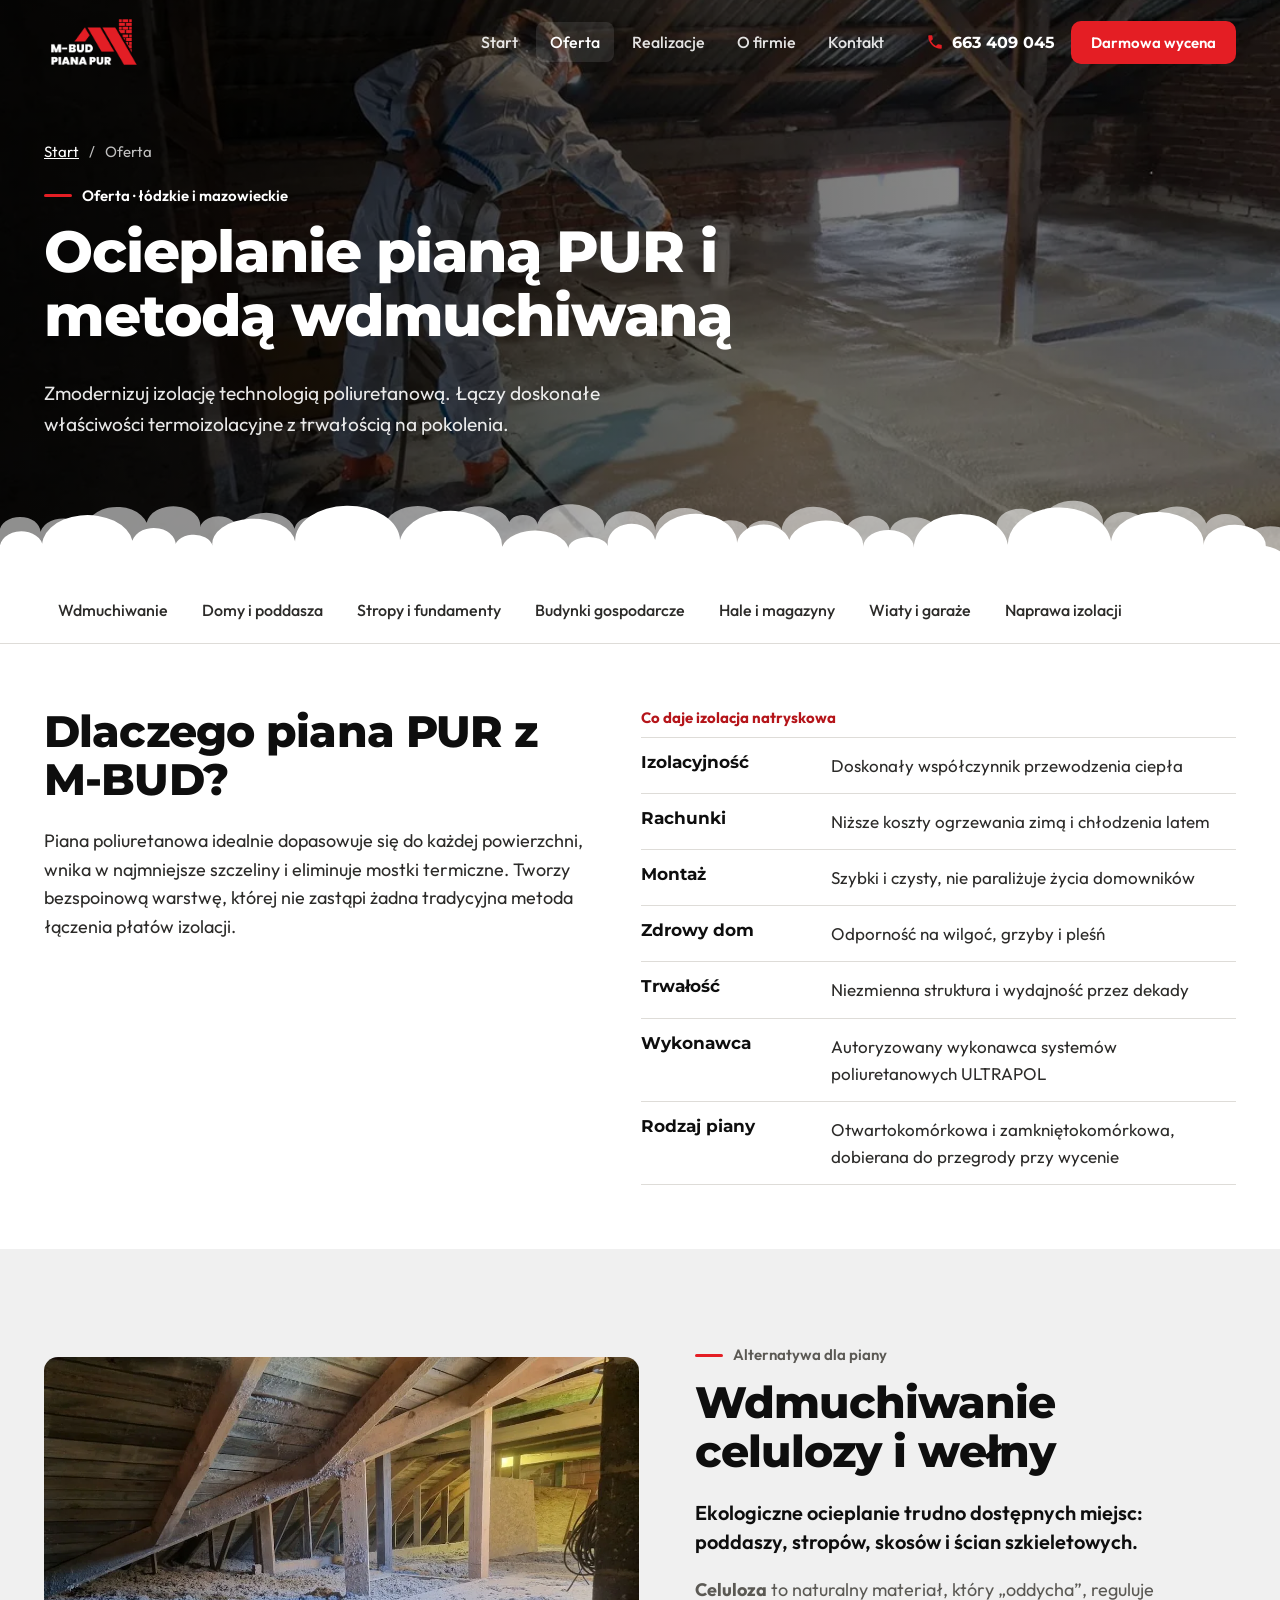
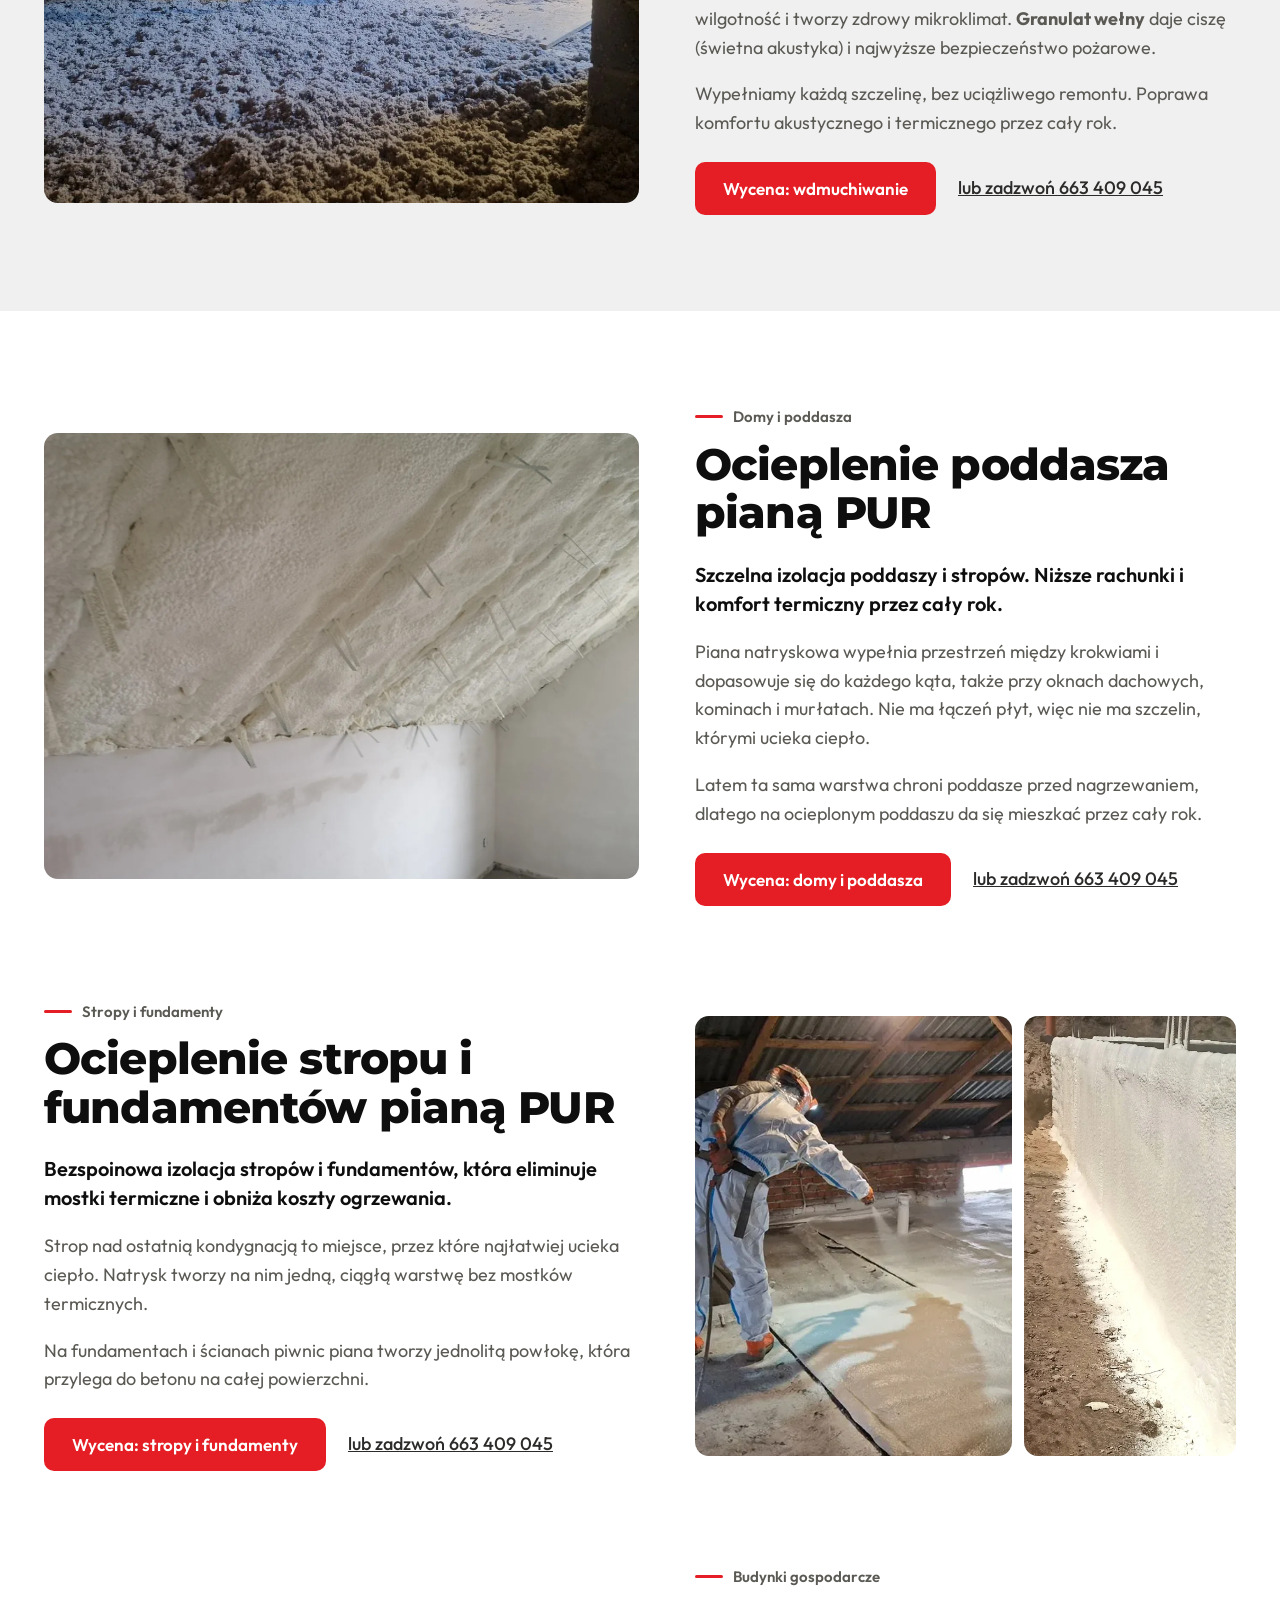
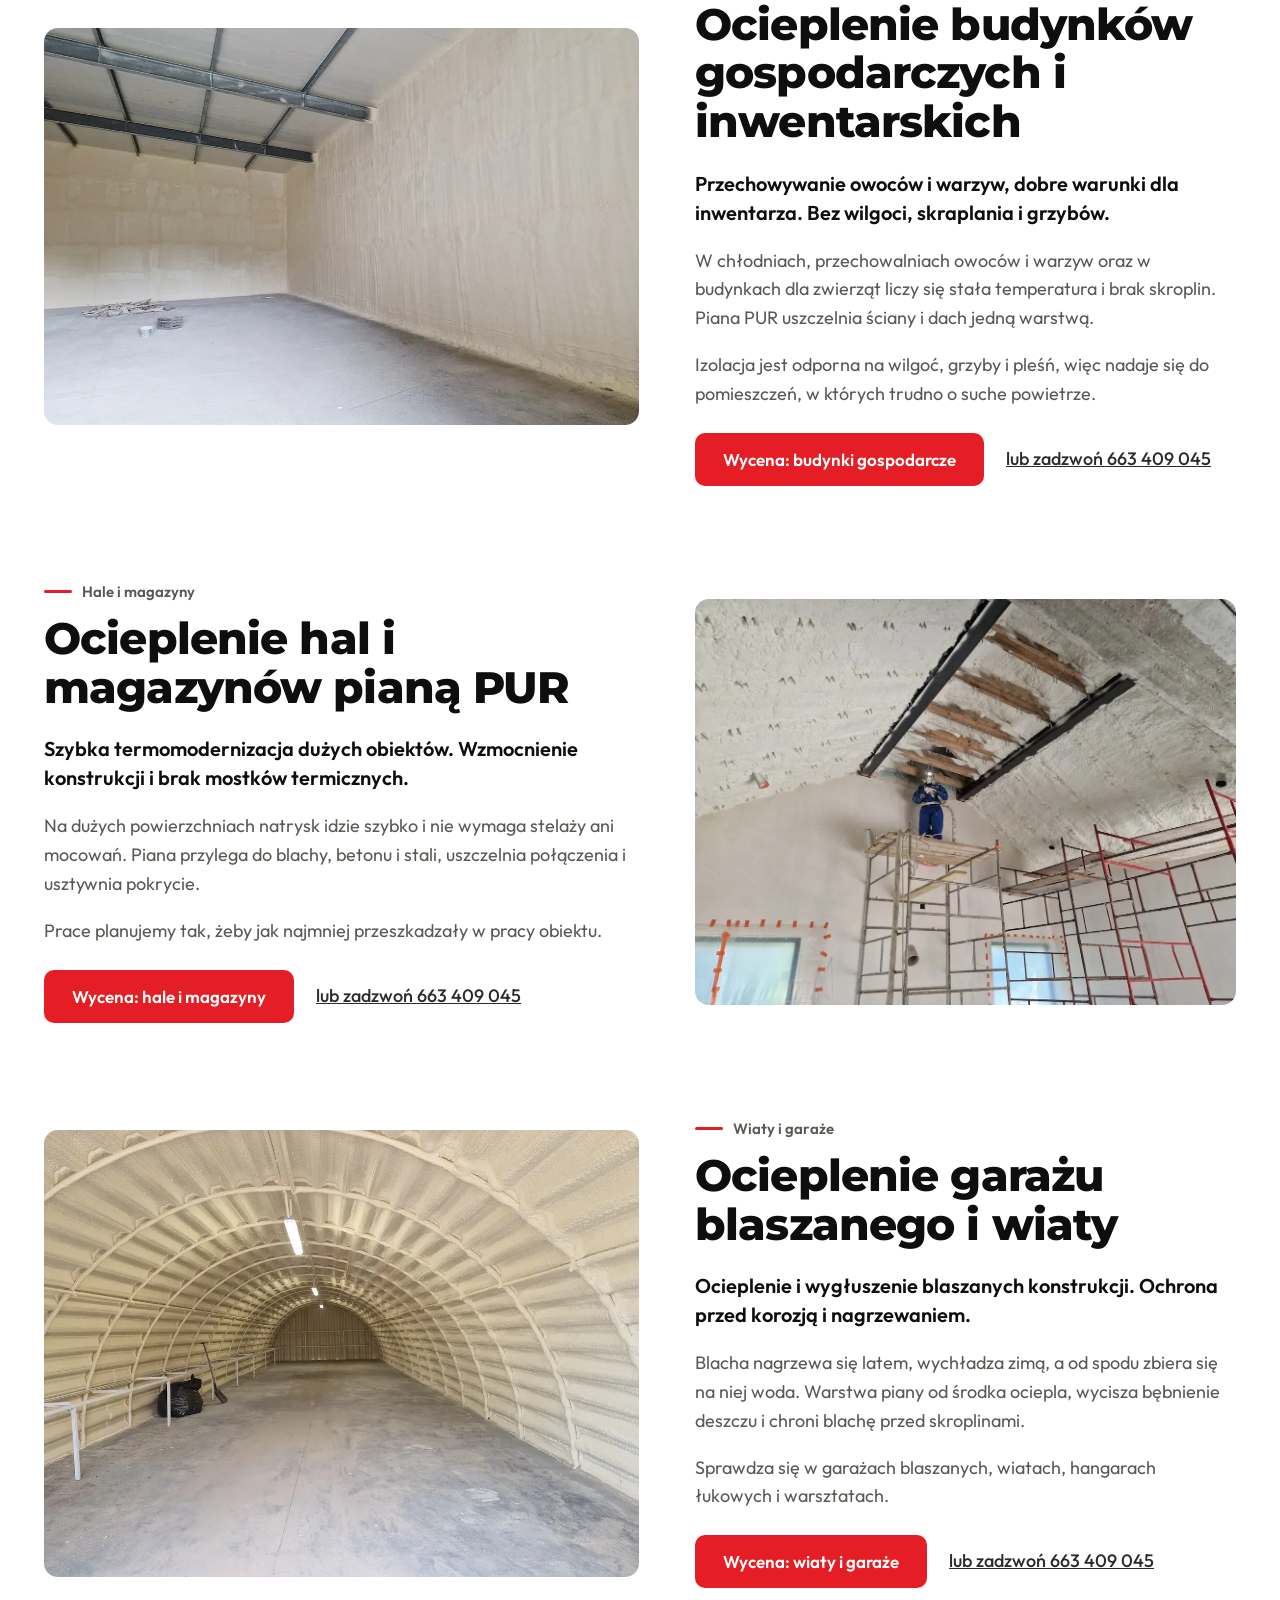
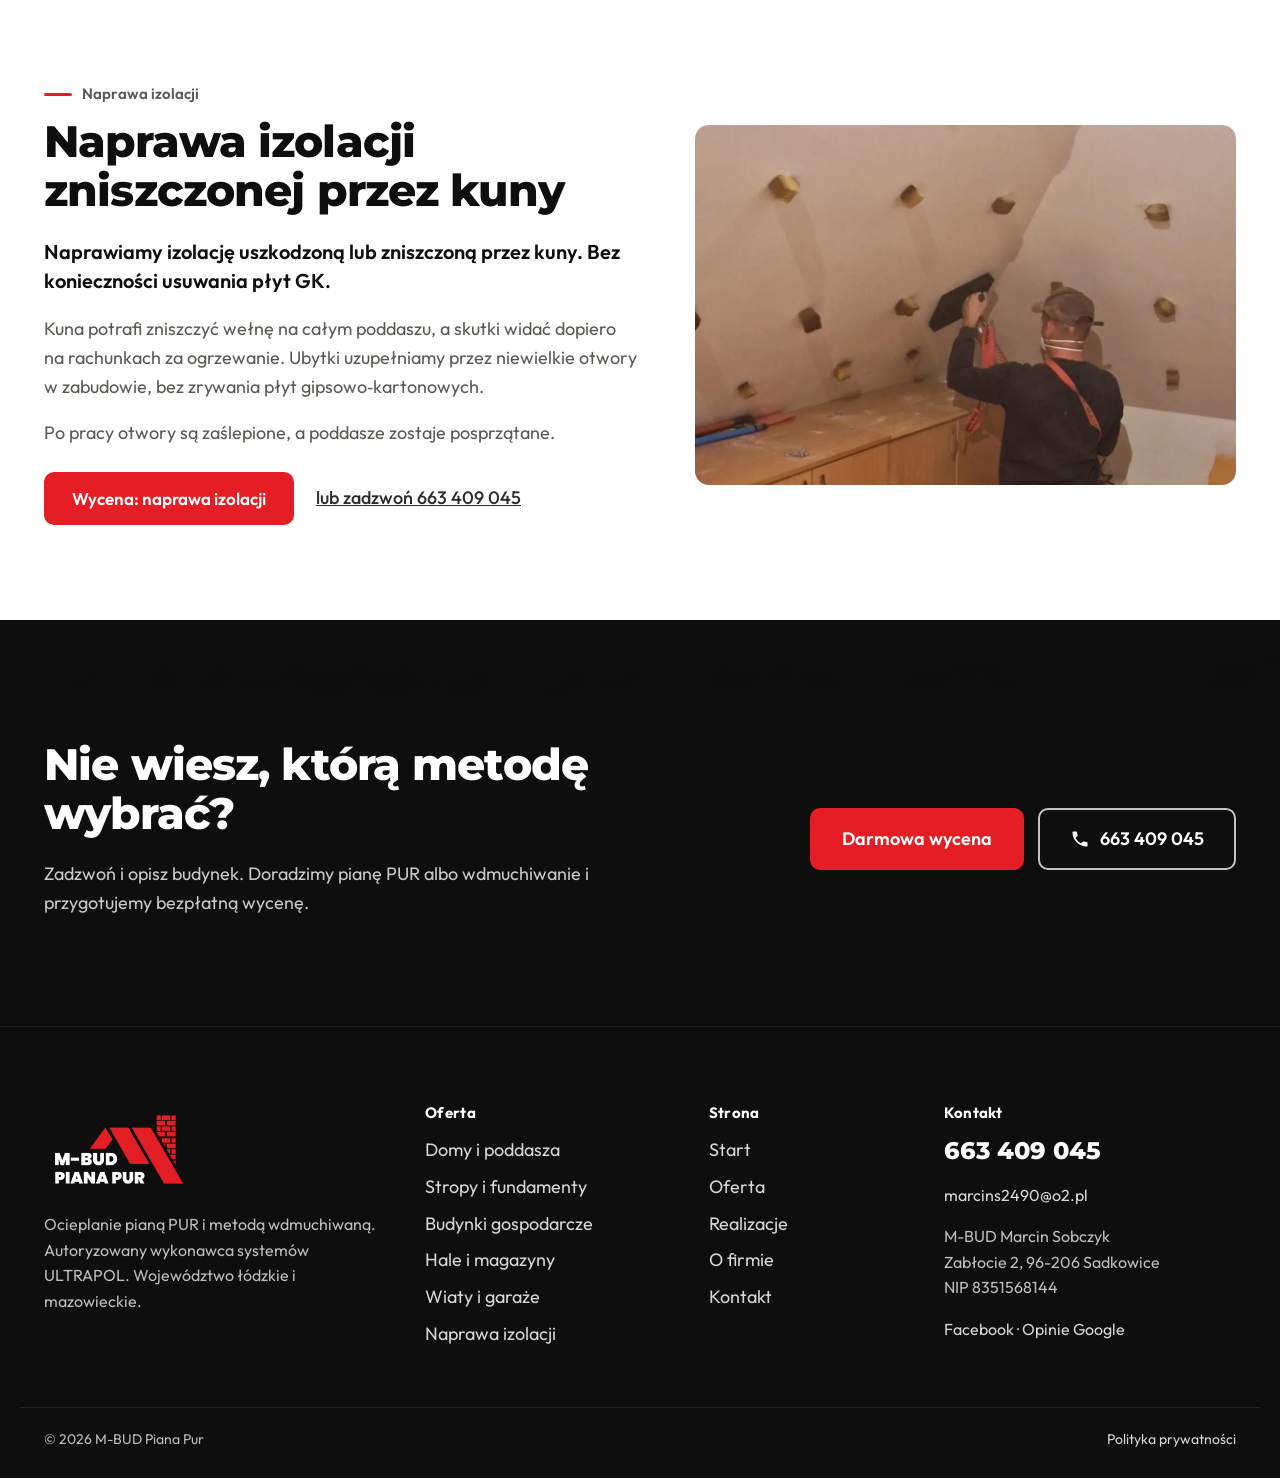
<file: oferta.html>
<!doctype html>
<html lang="pl">
<head>
<meta charset="utf-8">
<meta name="viewport" content="width=device-width, initial-scale=1">
<title>Piana PUR i wdmuchiwanie celulozy: oferta | M-BUD Łódź</title>
<meta name="description" content="Ocieplenie poddasza, stropu i fundamentów pianą PUR, wdmuchiwanie celulozy i wełny, hale, garaże blaszane, naprawa izolacji po kunach. Łódzkie i mazowieckie.">
<meta name="robots" content="noindex, nofollow">
<link rel="canonical" href="https://impulseo-pl.github.io/m-bud-piana-pur/oferta.html">
<meta name="geo.region" content="PL-10">
<meta name="geo.placename" content="Sadkowice, województwo łódzkie">
<meta name="geo.position" content="51.7011315;20.4817149">
<meta property="og:type" content="website">
<meta property="og:locale" content="pl_PL">
<meta property="og:site_name" content="M-BUD Piana Pur">
<meta property="og:title" content="Piana PUR i wdmuchiwanie celulozy: oferta | M-BUD Łódź">
<meta property="og:description" content="Ocieplenie poddasza, stropu i fundamentów pianą PUR, wdmuchiwanie celulozy i wełny, hale, garaże blaszane, naprawa izolacji po kunach. Łódzkie i mazowieckie.">
<meta property="og:url" content="https://impulseo-pl.github.io/m-bud-piana-pur/oferta.html">
<meta property="og:image" content="https://impulseo-pl.github.io/m-bud-piana-pur/img/og.jpg">
<meta name="theme-color" content="#0e0e0e">
<link rel="icon" href="img/favicon.png" type="image/png">
<link rel="preconnect" href="https://fonts.googleapis.com"><link rel="preconnect" href="https://fonts.gstatic.com" crossorigin>
<link rel="stylesheet" href="https://fonts.googleapis.com/css2?family=Montserrat:wght@600;700;800&family=Outfit:wght@400;500;600&display=swap">
<link rel="preload" as="image" href="img/ocieplenie-stropu-piana-pur-natrysk.webp" fetchpriority="high">
<link rel="stylesheet" href="assets/styles.css">
<script type="application/ld+json">{"@context":"https://schema.org","@graph":[{"@type":"HomeAndConstructionBusiness","@id":"https://impulseo-pl.github.io/m-bud-piana-pur/#firma","name":"M-BUD Piana Pur","alternateName":"M-BUD Marcin Sobczyk","url":"https://impulseo-pl.github.io/m-bud-piana-pur/","logo":"https://impulseo-pl.github.io/m-bud-piana-pur/img/logo.png","image":"https://impulseo-pl.github.io/m-bud-piana-pur/img/og.jpg","telephone":"+48663409045","email":"marcins2490@o2.pl","taxID":"8351568144","address":{"@type":"PostalAddress","streetAddress":"Zabłocie 2","postalCode":"96-206","addressLocality":"Sadkowice","addressRegion":"województwo łódzkie","addressCountry":"PL"},"geo":{"@type":"GeoCoordinates","latitude":51.7011315,"longitude":20.4817149},"areaServed":[{"@type":"AdministrativeArea","name":"województwo łódzkie"},{"@type":"AdministrativeArea","name":"województwo mazowieckie"},{"@type":"City","name":"Łódź"}],"founder":{"@type":"Person","name":"Marcin Sobczyk"},"sameAs":["https://www.facebook.com/MBudPianaPur"],"knowsAbout":["ocieplanie pianą PUR","piana poliuretanowa natryskowa","wdmuchiwanie celulozy","wdmuchiwanie wełny","ocieplenie poddasza","ocieplenie stropu","izolacja fundamentów"],"hasOfferCatalog":{"@type":"OfferCatalog","name":"Ocieplenia pianą PUR i metodą wdmuchiwaną","itemListElement":[{"@type":"Offer","itemOffered":{"@type":"Service","name":"Ocieplenie poddasza pianą PUR","url":"https://impulseo-pl.github.io/m-bud-piana-pur/oferta.html#domy-i-poddasza"}},{"@type":"Offer","itemOffered":{"@type":"Service","name":"Ocieplenie stropu i fundamentów pianą PUR","url":"https://impulseo-pl.github.io/m-bud-piana-pur/oferta.html#stropy-i-fundamenty"}},{"@type":"Offer","itemOffered":{"@type":"Service","name":"Ocieplenie budynków gospodarczych i inwentarskich","url":"https://impulseo-pl.github.io/m-bud-piana-pur/oferta.html#budynki-gospodarcze"}},{"@type":"Offer","itemOffered":{"@type":"Service","name":"Ocieplenie hal i magazynów pianą PUR","url":"https://impulseo-pl.github.io/m-bud-piana-pur/oferta.html#hale-i-magazyny"}},{"@type":"Offer","itemOffered":{"@type":"Service","name":"Ocieplenie garażu blaszanego i wiaty","url":"https://impulseo-pl.github.io/m-bud-piana-pur/oferta.html#wiaty-i-garaze"}},{"@type":"Offer","itemOffered":{"@type":"Service","name":"Naprawa izolacji zniszczonej przez kuny","url":"https://impulseo-pl.github.io/m-bud-piana-pur/oferta.html#naprawa-izolacji"}}]}},{"@type":"WebSite","@id":"https://impulseo-pl.github.io/m-bud-piana-pur/#strona","url":"https://impulseo-pl.github.io/m-bud-piana-pur/","name":"M-BUD Piana Pur","inLanguage":"pl-PL","publisher":{"@id":"https://impulseo-pl.github.io/m-bud-piana-pur/#firma"}},{"@type":"WebPage","@id":"https://impulseo-pl.github.io/m-bud-piana-pur/oferta.html#www","url":"https://impulseo-pl.github.io/m-bud-piana-pur/oferta.html","name":"Piana PUR i wdmuchiwanie celulozy: oferta | M-BUD Łódź","description":"Ocieplenie poddasza, stropu i fundamentów pianą PUR, wdmuchiwanie celulozy i wełny, hale, garaże blaszane, naprawa izolacji po kunach. Łódzkie i mazowieckie.","isPartOf":{"@id":"https://impulseo-pl.github.io/m-bud-piana-pur/#strona"},"about":{"@id":"https://impulseo-pl.github.io/m-bud-piana-pur/#firma"},"inLanguage":"pl-PL"},{"@type":"BreadcrumbList","itemListElement":[{"@type":"ListItem","position":1,"name":"Start","item":"https://impulseo-pl.github.io/m-bud-piana-pur/"},{"@type":"ListItem","position":2,"name":"Oferta","item":"https://impulseo-pl.github.io/m-bud-piana-pur/oferta.html"}]},{"@type":"Service","@id":"https://impulseo-pl.github.io/m-bud-piana-pur/oferta.html#domy-i-poddasza","name":"Ocieplenie poddasza pianą PUR","description":"Szczelna izolacja poddaszy i stropów. Niższe rachunki i komfort termiczny przez cały rok.","provider":{"@id":"https://impulseo-pl.github.io/m-bud-piana-pur/#firma"},"areaServed":["województwo łódzkie","województwo mazowieckie"],"serviceType":"Ocieplanie budynków"},{"@type":"Service","@id":"https://impulseo-pl.github.io/m-bud-piana-pur/oferta.html#stropy-i-fundamenty","name":"Ocieplenie stropu i fundamentów pianą PUR","description":"Bezspoinowa izolacja stropów i fundamentów, która eliminuje mostki termiczne i obniża koszty ogrzewania.","provider":{"@id":"https://impulseo-pl.github.io/m-bud-piana-pur/#firma"},"areaServed":["województwo łódzkie","województwo mazowieckie"],"serviceType":"Ocieplanie budynków"},{"@type":"Service","@id":"https://impulseo-pl.github.io/m-bud-piana-pur/oferta.html#budynki-gospodarcze","name":"Ocieplenie budynków gospodarczych i inwentarskich","description":"Przechowywanie owoców i warzyw, dobre warunki dla inwentarza. Bez wilgoci, skraplania i grzybów.","provider":{"@id":"https://impulseo-pl.github.io/m-bud-piana-pur/#firma"},"areaServed":["województwo łódzkie","województwo mazowieckie"],"serviceType":"Ocieplanie budynków"},{"@type":"Service","@id":"https://impulseo-pl.github.io/m-bud-piana-pur/oferta.html#hale-i-magazyny","name":"Ocieplenie hal i magazynów pianą PUR","description":"Szybka termomodernizacja dużych obiektów. Wzmocnienie konstrukcji i brak mostków termicznych.","provider":{"@id":"https://impulseo-pl.github.io/m-bud-piana-pur/#firma"},"areaServed":["województwo łódzkie","województwo mazowieckie"],"serviceType":"Ocieplanie budynków"},{"@type":"Service","@id":"https://impulseo-pl.github.io/m-bud-piana-pur/oferta.html#wiaty-i-garaze","name":"Ocieplenie garażu blaszanego i wiaty","description":"Ocieplenie i wygłuszenie blaszanych konstrukcji. Ochrona przed korozją i nagrzewaniem.","provider":{"@id":"https://impulseo-pl.github.io/m-bud-piana-pur/#firma"},"areaServed":["województwo łódzkie","województwo mazowieckie"],"serviceType":"Ocieplanie budynków"},{"@type":"Service","@id":"https://impulseo-pl.github.io/m-bud-piana-pur/oferta.html#naprawa-izolacji","name":"Naprawa izolacji zniszczonej przez kuny","description":"Naprawiamy izolację uszkodzoną lub zniszczoną przez kuny. Bez konieczności usuwania płyt GK.","provider":{"@id":"https://impulseo-pl.github.io/m-bud-piana-pur/#firma"},"areaServed":["województwo łódzkie","województwo mazowieckie"],"serviceType":"Ocieplanie budynków"}]}</script>
</head>
<body class="p-oferta">
<a class="skip" href="#tresc">Przejdź do treści</a>
<header class="top" data-top>
  <div class="wrap top-in">
    <a class="brand" href="index.html" aria-label="M-BUD Piana Pur, strona główna"><img src="img/logo-jasne.png" alt="M-BUD Piana Pur" width="500" height="310"></a>
    <nav class="nav" aria-label="Główne menu"><a href="index.html">Start</a><a href="oferta.html" aria-current="page">Oferta</a><a href="realizacje.html">Realizacje</a><a href="o-nas.html">O firmie</a><a href="kontakt.html">Kontakt</a></nav>
    <div class="top-cta">
      <a class="top-tel" href="tel:+48663409045"><svg class="ic" viewBox="0 0 24 24" aria-hidden="true"><path d="M6.6 10.8a15.1 15.1 0 0 0 6.6 6.6l2.2-2.2a1 1 0 0 1 1-.25 11.4 11.4 0 0 0 3.6.57 1 1 0 0 1 1 1V20a1 1 0 0 1-1 1A17 17 0 0 1 3 4a1 1 0 0 1 1-1h3.5a1 1 0 0 1 1 1c0 1.25.2 2.45.57 3.57a1 1 0 0 1-.25 1z" fill="currentColor"/></svg><span>663 409 045</span></a>
      <a class="btn btn-red btn-sm" href="kontakt.html">Darmowa wycena</a>
    </div>
    <button class="burger" aria-label="Otwórz menu" aria-expanded="false" aria-controls="menu"><span></span><span></span></button>
  </div>
  <div class="menu" id="menu" hidden>
    <nav aria-label="Menu na telefonie"><a href="index.html">Start</a><a href="oferta.html" aria-current="page">Oferta</a><a href="realizacje.html">Realizacje</a><a href="o-nas.html">O firmie</a><a href="kontakt.html">Kontakt</a></nav>
    <a class="btn btn-red" href="tel:+48663409045"><svg class="ic" viewBox="0 0 24 24" aria-hidden="true"><path d="M6.6 10.8a15.1 15.1 0 0 0 6.6 6.6l2.2-2.2a1 1 0 0 1 1-.25 11.4 11.4 0 0 0 3.6.57 1 1 0 0 1 1 1V20a1 1 0 0 1-1 1A17 17 0 0 1 3 4a1 1 0 0 1 1-1h3.5a1 1 0 0 1 1 1c0 1.25.2 2.45.57 3.57a1 1 0 0 1-.25 1z" fill="currentColor"/></svg> Zadzwoń 663 409 045</a>
  </div>
</header>
<main id="tresc">
<section class="phead">
  <img src="img/ocieplenie-stropu-piana-pur-natrysk.webp" alt="Natrysk piany PUR na strop" width="1120" height="630" fetchpriority="high" class="phead-img">
  <div class="wrap phead-in">
    <nav class="crumbs" aria-label="Okruszki"><a href="index.html">Start</a><span aria-hidden="true">/</span><span>Oferta</span></nav>
    <p class="kicker">Oferta · łódzkie i mazowieckie</p>
    <h1>Ocieplanie pianą PUR i metodą wdmuchiwaną</h1>
    <p class="lead">Zmodernizuj izolację technologią poliuretanową. Łączy doskonałe właściwości termoizolacyjne z trwałością na pokolenia.</p>
  </div>
  <svg class="foam" viewBox="0 0 1440 120" preserveAspectRatio="none" aria-hidden="true"><path d="M0,120 L0,52 A22,19 0 0 1 45,60 A26,22 0 0 1 98,61 A34,29 0 0 1 165,44 A30,25 0 0 1 225,50 A21,18 0 0 1 267,57 A32,26 0 0 1 332,57 A20,17 0 0 1 371,49 A32,28 0 0 1 434,54 A36,27 0 0 1 506,44 A34,26 0 0 1 573,43 A16,13 0 0 1 604,50 A38,33 0 0 1 680,54 A28,25 0 0 1 737,54 A33,31 0 0 1 803,56 A19,14 0 0 1 841,53 A19,14 0 0 1 879,57 A36,33 0 0 1 952,55 A24,20 0 0 1 1001,55 A27,21 0 0 1 1055,60 A34,28 0 0 1 1122,55 A26,23 0 0 1 1173,42 A34,30 0 0 1 1241,47 A25,23 0 0 1 1291,59 A33,29 0 0 1 1357,45 A22,20 0 0 1 1400,62 A33,25 0 0 1 1440,50 L1440,120 Z" fill="var(--white)" opacity=".55"/><path d="M0,120 L0,74 A24,22 0 0 1 48,81 A50,40 0 0 1 149,68 A24,22 0 0 1 197,79 A21,17 0 0 1 239,75 A46,33 0 0 1 332,69 A59,47 0 0 1 450,67 A58,48 0 0 1 565,76 A38,28 0 0 1 640,82 A22,15 0 0 1 684,75 A26,25 0 0 1 737,67 A46,39 0 0 1 829,75 A30,28 0 0 1 888,67 A42,33 0 0 1 971,76 A28,23 0 0 1 1028,78 A53,46 0 0 1 1134,78 A58,50 0 0 1 1250,69 A52,42 0 0 1 1354,74 A35,28 0 0 1 1424,75 A36,28 0 0 1 1440,82 L1440,120 Z" fill="var(--white)"/></svg>
</section>
<nav class="subnav" aria-label="Rodzaje inwestycji"><div class="wrap subnav-in"><a href="#wdmuchiwanie">Wdmuchiwanie</a><a href="#domy-i-poddasza">Domy i poddasza</a><a href="#stropy-i-fundamenty">Stropy i fundamenty</a><a href="#budynki-gospodarcze">Budynki gospodarcze</a><a href="#hale-i-magazyny">Hale i magazyny</a><a href="#wiaty-i-garaze">Wiaty i garaże</a><a href="#naprawa-izolacji">Naprawa izolacji</a></div></nav>

<section class="sec sec-tight">
  <div class="wrap intro2">
    <div>
      <h2>Dlaczego piana PUR z M-BUD?</h2>
      <p>Piana poliuretanowa idealnie dopasowuje się do każdej powierzchni, wnika w najmniejsze szczeliny i eliminuje mostki termiczne. Tworzy bezspoinową warstwę, której nie zastąpi żadna tradycyjna metoda łączenia płatów izolacji.</p>
    </div>
    <table class="spec">
      <caption>Co daje izolacja natryskowa</caption>
      <tbody>
        <tr><th>Izolacyjność</th><td>Doskonały współczynnik przewodzenia ciepła</td></tr>
        <tr><th>Rachunki</th><td>Niższe koszty ogrzewania zimą i chłodzenia latem</td></tr>
        <tr><th>Montaż</th><td>Szybki i czysty, nie paraliżuje życia domowników</td></tr>
        <tr><th>Zdrowy dom</th><td>Odporność na wilgoć, grzyby i pleśń</td></tr>
        <tr><th>Trwałość</th><td>Niezmienna struktura i wydajność przez dekady</td></tr>
        <tr><th>Wykonawca</th><td>Autoryzowany wykonawca systemów poliuretanowych ULTRAPOL</td></tr>
        <tr><th>Rodzaj piany</th><td>Otwartokomórkowa i zamkniętokomórkowa, dobierana do przegrody przy wycenie</td></tr>
      </tbody>
    </table>
  </div>
</section>

<section class="sec sec-paper">
  <div class="wrap">
    <article class="row" id="wdmuchiwanie">
      <figure class="row-img"><img src="img/wdmuchiwanie-welny-strop-budynek.webp" alt="Granulat wełny wdmuchany na strop poddasza" width="1124" height="843" loading="lazy" decoding="async"></figure>
      <div class="row-txt">
        <p class="kicker kicker-dark">Alternatywa dla piany</p>
        <h2>Wdmuchiwanie celulozy i wełny</h2>
        <p class="row-lead">Ekologiczne ocieplanie trudno dostępnych miejsc: poddaszy, stropów, skosów i ścian szkieletowych.</p>
        <p><b>Celuloza</b> to naturalny materiał, który „oddycha”, reguluje wilgotność i tworzy zdrowy mikroklimat. <b>Granulat wełny</b> daje ciszę (świetna akustyka) i najwyższe bezpieczeństwo pożarowe.</p>
        <p>Wypełniamy każdą szczelinę, bez uciążliwego remontu. Poprawa komfortu akustycznego i termicznego przez cały rok.</p>
        <div class="row-btns"><a class="btn btn-red" href="kontakt.html?typ=wdmuchiwanie">Wycena: wdmuchiwanie</a><a class="link" href="tel:+48663409045">lub zadzwoń 663 409 045</a></div>
      </div>
    </article>
  </div>
</section>

<section class="sec">
  <div class="wrap rows"><article class="row" id="domy-i-poddasza">
      <figure class="row-img"><img src="img/piana-pur-skos-dom-jednorodzinny.webp" alt="Poddasze domu ocieplone pianą PUR między krokwiami" width="1400" height="1050" loading="lazy" decoding="async"></figure>
      <div class="row-txt">
        <p class="kicker kicker-dark">Domy i poddasza</p>
        <h2>Ocieplenie poddasza pianą PUR</h2>
        <p class="row-lead">Szczelna izolacja poddaszy i stropów. Niższe rachunki i komfort termiczny przez cały rok.</p>
        <p>Piana natryskowa wypełnia przestrzeń między krokwiami i dopasowuje się do każdego kąta, także przy oknach dachowych, kominach i murłatach. Nie ma łączeń płyt, więc nie ma szczelin, którymi ucieka ciepło.</p><p>Latem ta sama warstwa chroni poddasze przed nagrzewaniem, dlatego na ocieplonym poddaszu da się mieszkać przez cały rok.</p>
        <div class="row-btns"><a class="btn btn-red" href="kontakt.html?typ=domy-i-poddasza">Wycena: domy i poddasza</a><a class="link" href="tel:+48663409045">lub zadzwoń 663 409 045</a></div>
      </div>
    </article><article class="row row-rev" id="stropy-i-fundamenty">
      <figure class="row-img duo"><img src="img/ocieplenie-stropu-piana-pur-natrysk.webp" alt="Natrysk piany PUR na strop nad ostatnią kondygnacją" width="1120" height="630" loading="lazy" decoding="async"><img src="img/piana-pur-izolacja-fundamentow.webp" alt="Ściana fundamentowa zaizolowana pianą PUR przed zasypaniem" width="1477" height="1600" loading="lazy" decoding="async"></figure>
      <div class="row-txt">
        <p class="kicker kicker-dark">Stropy i fundamenty</p>
        <h2>Ocieplenie stropu i fundamentów pianą PUR</h2>
        <p class="row-lead">Bezspoinowa izolacja stropów i fundamentów, która eliminuje mostki termiczne i obniża koszty ogrzewania.</p>
        <p>Strop nad ostatnią kondygnacją to miejsce, przez które najłatwiej ucieka ciepło. Natrysk tworzy na nim jedną, ciągłą warstwę bez mostków termicznych.</p><p>Na fundamentach i ścianach piwnic piana tworzy jednolitą powłokę, która przylega do betonu na całej powierzchni.</p>
        <div class="row-btns"><a class="btn btn-red" href="kontakt.html?typ=stropy-i-fundamenty">Wycena: stropy i fundamenty</a><a class="link" href="tel:+48663409045">lub zadzwoń 663 409 045</a></div>
      </div>
    </article><article class="row" id="budynki-gospodarcze">
      <figure class="row-img"><img src="img/piana-pur-budynek-gospodarczy.webp" alt="Wnętrze budynku gospodarczego ocieplone pianą PUR na ścianach i dachu" width="1120" height="746" loading="lazy" decoding="async"></figure>
      <div class="row-txt">
        <p class="kicker kicker-dark">Budynki gospodarcze</p>
        <h2>Ocieplenie budynków gospodarczych i inwentarskich</h2>
        <p class="row-lead">Przechowywanie owoców i warzyw, dobre warunki dla inwentarza. Bez wilgoci, skraplania i grzybów.</p>
        <p>W chłodniach, przechowalniach owoców i warzyw oraz w budynkach dla zwierząt liczy się stała temperatura i brak skroplin. Piana PUR uszczelnia ściany i dach jedną warstwą.</p><p>Izolacja jest odporna na wilgoć, grzyby i pleśń, więc nadaje się do pomieszczeń, w których trudno o suche powietrze.</p>
        <div class="row-btns"><a class="btn btn-red" href="kontakt.html?typ=budynki-gospodarcze">Wycena: budynki gospodarcze</a><a class="link" href="tel:+48663409045">lub zadzwoń 663 409 045</a></div>
      </div>
    </article><article class="row row-rev" id="hale-i-magazyny">
      <figure class="row-img"><img src="img/piana-pur-hala-magazyn.webp" alt="Natrysk piany PUR z rusztowania na wysoki strop" width="1124" height="843" loading="lazy" decoding="async"></figure>
      <div class="row-txt">
        <p class="kicker kicker-dark">Hale i magazyny</p>
        <h2>Ocieplenie hal i magazynów pianą PUR</h2>
        <p class="row-lead">Szybka termomodernizacja dużych obiektów. Wzmocnienie konstrukcji i brak mostków termicznych.</p>
        <p>Na dużych powierzchniach natrysk idzie szybko i nie wymaga stelaży ani mocowań. Piana przylega do blachy, betonu i stali, uszczelnia połączenia i usztywnia pokrycie.</p><p>Prace planujemy tak, żeby jak najmniej przeszkadzały w pracy obiektu.</p>
        <div class="row-btns"><a class="btn btn-red" href="kontakt.html?typ=hale-i-magazyny">Wycena: hale i magazyny</a><a class="link" href="tel:+48663409045">lub zadzwoń 663 409 045</a></div>
      </div>
    </article><article class="row" id="wiaty-i-garaze">
      <figure class="row-img"><img src="img/piana-pur-garaz-blaszany-wiata.webp" alt="Łukowa wiata z blachy ocieplona od wewnątrz pianą PUR" width="1124" height="843" loading="lazy" decoding="async"></figure>
      <div class="row-txt">
        <p class="kicker kicker-dark">Wiaty i garaże</p>
        <h2>Ocieplenie garażu blaszanego i wiaty</h2>
        <p class="row-lead">Ocieplenie i wygłuszenie blaszanych konstrukcji. Ochrona przed korozją i nagrzewaniem.</p>
        <p>Blacha nagrzewa się latem, wychładza zimą, a od spodu zbiera się na niej woda. Warstwa piany od środka ociepla, wycisza bębnienie deszczu i chroni blachę przed skroplinami.</p><p>Sprawdza się w garażach blaszanych, wiatach, hangarach łukowych i warsztatach.</p>
        <div class="row-btns"><a class="btn btn-red" href="kontakt.html?typ=wiaty-i-garaze">Wycena: wiaty i garaże</a><a class="link" href="tel:+48663409045">lub zadzwoń 663 409 045</a></div>
      </div>
    </article><article class="row row-rev" id="naprawa-izolacji">
      <figure class="row-img"><img src="img/naprawa-izolacji-bez-demontazu-plyt-gk.webp" alt="Uzupełnianie izolacji przez otwory w płytach GK bez ich demontażu" width="1120" height="746" loading="lazy" decoding="async"></figure>
      <div class="row-txt">
        <p class="kicker kicker-dark">Naprawa izolacji</p>
        <h2>Naprawa izolacji zniszczonej przez kuny</h2>
        <p class="row-lead">Naprawiamy izolację uszkodzoną lub zniszczoną przez kuny. Bez konieczności usuwania płyt GK.</p>
        <p>Kuna potrafi zniszczyć wełnę na całym poddaszu, a skutki widać dopiero na rachunkach za ogrzewanie. Ubytki uzupełniamy przez niewielkie otwory w zabudowie, bez zrywania płyt gipsowo‑kartonowych.</p><p>Po pracy otwory są zaślepione, a poddasze zostaje posprzątane.</p>
        <div class="row-btns"><a class="btn btn-red" href="kontakt.html?typ=naprawa-izolacji">Wycena: naprawa izolacji</a><a class="link" href="tel:+48663409045">lub zadzwoń 663 409 045</a></div>
      </div>
    </article></div>
</section>
<section class="cta">
  <svg class="foam" viewBox="0 0 1440 120" preserveAspectRatio="none" aria-hidden="true" style="transform:scaleY(-1)"><path d="M0,120 L0,52 A20,17 0 0 1 40,55 A35,29 0 0 1 110,51 A22,19 0 0 1 153,57 A31,26 0 0 1 215,47 A22,16 0 0 1 260,42 A34,24 0 0 1 327,55 A40,37 0 0 1 407,49 A37,30 0 0 1 481,43 A38,33 0 0 1 558,55 A16,13 0 0 1 590,52 A37,32 0 0 1 664,45 A26,20 0 0 1 717,42 A18,16 0 0 1 752,45 A16,11 0 0 1 783,56 A38,30 0 0 1 859,52 A20,17 0 0 1 898,47 A30,22 0 0 1 958,49 A21,18 0 0 1 1000,48 A36,34 0 0 1 1072,60 A17,14 0 0 1 1106,45 A32,24 0 0 1 1171,54 A20,16 0 0 1 1210,59 A26,22 0 0 1 1263,56 A25,20 0 0 1 1313,57 A16,11 0 0 1 1344,44 A38,26 0 0 1 1419,57 A17,14 0 0 1 1440,59 L1440,120 Z" fill="var(--black)" opacity=".55"/><path d="M0,120 L0,74 A53,45 0 0 1 106,73 A40,30 0 0 1 186,69 A30,28 0 0 1 247,77 A41,37 0 0 1 329,77 A40,29 0 0 1 408,73 A24,21 0 0 1 456,71 A44,38 0 0 1 543,71 A53,42 0 0 1 649,73 A30,28 0 0 1 709,66 A51,40 0 0 1 811,82 A36,26 0 0 1 882,73 A24,22 0 0 1 930,80 A50,46 0 0 1 1031,67 A23,20 0 0 1 1077,74 A22,17 0 0 1 1121,79 A45,41 0 0 1 1211,68 A29,26 0 0 1 1269,70 A50,39 0 0 1 1370,67 A54,38 0 0 1 1440,81 L1440,120 Z" fill="var(--black)"/></svg>
  <div class="wrap cta-in">
    <div><h2>Nie wiesz, którą metodę wybrać?</h2><p>Zadzwoń i opisz budynek. Doradzimy pianę PUR albo wdmuchiwanie i przygotujemy bezpłatną wycenę.</p></div>
    <div class="cta-btns">
      <a class="btn btn-red btn-lg" href="kontakt.html">Darmowa wycena</a>
      <a class="btn btn-ghost btn-lg" href="tel:+48663409045"><svg class="ic" viewBox="0 0 24 24" aria-hidden="true"><path d="M6.6 10.8a15.1 15.1 0 0 0 6.6 6.6l2.2-2.2a1 1 0 0 1 1-.25 11.4 11.4 0 0 0 3.6.57 1 1 0 0 1 1 1V20a1 1 0 0 1-1 1A17 17 0 0 1 3 4a1 1 0 0 1 1-1h3.5a1 1 0 0 1 1 1c0 1.25.2 2.45.57 3.57a1 1 0 0 1-.25 1z" fill="currentColor"/></svg> 663 409 045</a>
    </div>
  </div>
</section></main>
<footer class="foot">
  <svg class="foam" viewBox="0 0 1440 120" preserveAspectRatio="none" aria-hidden="true"><path d="M0,120 L0,52 A29,27 0 0 1 58,59 A40,32 0 0 1 137,56 A34,25 0 0 1 204,48 A31,27 0 0 1 266,57 A40,29 0 0 1 346,47 A24,18 0 0 1 395,46 A37,26 0 0 1 469,62 A28,24 0 0 1 524,56 A34,26 0 0 1 593,62 A15,11 0 0 1 623,58 A16,15 0 0 1 655,48 A34,30 0 0 1 723,42 A25,21 0 0 1 773,56 A21,16 0 0 1 815,58 A24,17 0 0 1 863,57 A18,15 0 0 1 898,56 A28,27 0 0 1 954,59 A18,14 0 0 1 989,50 A22,17 0 0 1 1033,58 A17,15 0 0 1 1067,60 A28,25 0 0 1 1122,45 A27,25 0 0 1 1176,44 A36,27 0 0 1 1249,42 A16,13 0 0 1 1282,57 A38,30 0 0 1 1357,54 A33,25 0 0 1 1423,62 A36,29 0 0 1 1440,50 L1440,120 Z" fill="var(--black)" opacity=".55"/><path d="M0,120 L0,74 A40,28 0 0 1 79,76 A46,34 0 0 1 171,69 A26,19 0 0 1 223,66 A51,44 0 0 1 325,71 A32,26 0 0 1 389,80 A28,24 0 0 1 445,79 A27,22 0 0 1 499,78 A34,26 0 0 1 566,66 A58,55 0 0 1 681,75 A21,16 0 0 1 723,72 A58,42 0 0 1 840,69 A29,24 0 0 1 898,72 A20,19 0 0 1 939,76 A44,32 0 0 1 1028,68 A33,23 0 0 1 1094,73 A44,37 0 0 1 1181,77 A28,25 0 0 1 1237,81 A28,21 0 0 1 1294,78 A30,27 0 0 1 1353,75 A59,52 0 0 1 1440,73 L1440,120 Z" fill="var(--black)"/></svg>
  <div class="wrap foot-in">
    <div class="foot-brand">
      <img src="img/logo-jasne.png" alt="M-BUD Piana Pur" width="500" height="310" loading="lazy">
      <p>Ocieplanie pianą PUR i metodą wdmuchiwaną. Autoryzowany wykonawca systemów ULTRAPOL. Województwo łódzkie i mazowieckie.</p>
    </div>
    <div><h2>Oferta</h2><ul><li><a href="oferta.html#domy-i-poddasza">Domy i poddasza</a></li><li><a href="oferta.html#stropy-i-fundamenty">Stropy i fundamenty</a></li><li><a href="oferta.html#budynki-gospodarcze">Budynki gospodarcze</a></li><li><a href="oferta.html#hale-i-magazyny">Hale i magazyny</a></li><li><a href="oferta.html#wiaty-i-garaze">Wiaty i garaże</a></li><li><a href="oferta.html#naprawa-izolacji">Naprawa izolacji</a></li></ul></div>
    <div><h2>Strona</h2><ul><li><a href="index.html">Start</a></li><li><a href="oferta.html">Oferta</a></li><li><a href="realizacje.html">Realizacje</a></li><li><a href="o-nas.html">O firmie</a></li><li><a href="kontakt.html">Kontakt</a></li></ul></div>
    <div class="foot-nap">
      <h2>Kontakt</h2>
      <p><a class="foot-tel" href="tel:+48663409045">663 409 045</a></p>
      <p><a href="mailto:marcins2490@o2.pl">marcins2490@o2.pl</a></p>
      <p>M-BUD Marcin Sobczyk<br>Zabłocie 2, 96-206 Sadkowice<br>NIP 8351568144</p>
      <p><a href="https://www.facebook.com/MBudPianaPur" rel="noopener" target="_blank">Facebook</a> · <a href="https://www.google.com/search?q=M-BUD+Piana+Pur+Marcin+Sobczyk+opinie" rel="noopener" target="_blank">Opinie Google</a></p>
    </div>
  </div>
  <div class="wrap foot-bot"><span>© 2026 M-BUD Piana Pur</span><a href="#">Polityka prywatności</a></div>
</footer>
<div class="dock" aria-label="Szybki kontakt">
  <a href="tel:+48663409045"><svg class="ic" viewBox="0 0 24 24" aria-hidden="true"><path d="M6.6 10.8a15.1 15.1 0 0 0 6.6 6.6l2.2-2.2a1 1 0 0 1 1-.25 11.4 11.4 0 0 0 3.6.57 1 1 0 0 1 1 1V20a1 1 0 0 1-1 1A17 17 0 0 1 3 4a1 1 0 0 1 1-1h3.5a1 1 0 0 1 1 1c0 1.25.2 2.45.57 3.57a1 1 0 0 1-.25 1z" fill="currentColor"/></svg> Zadzwoń</a>
  <a href="kontakt.html" class="dock-red">Darmowa wycena</a>
</div>
<script src="assets/main.js" defer></script>
</body>
</html>
</file>
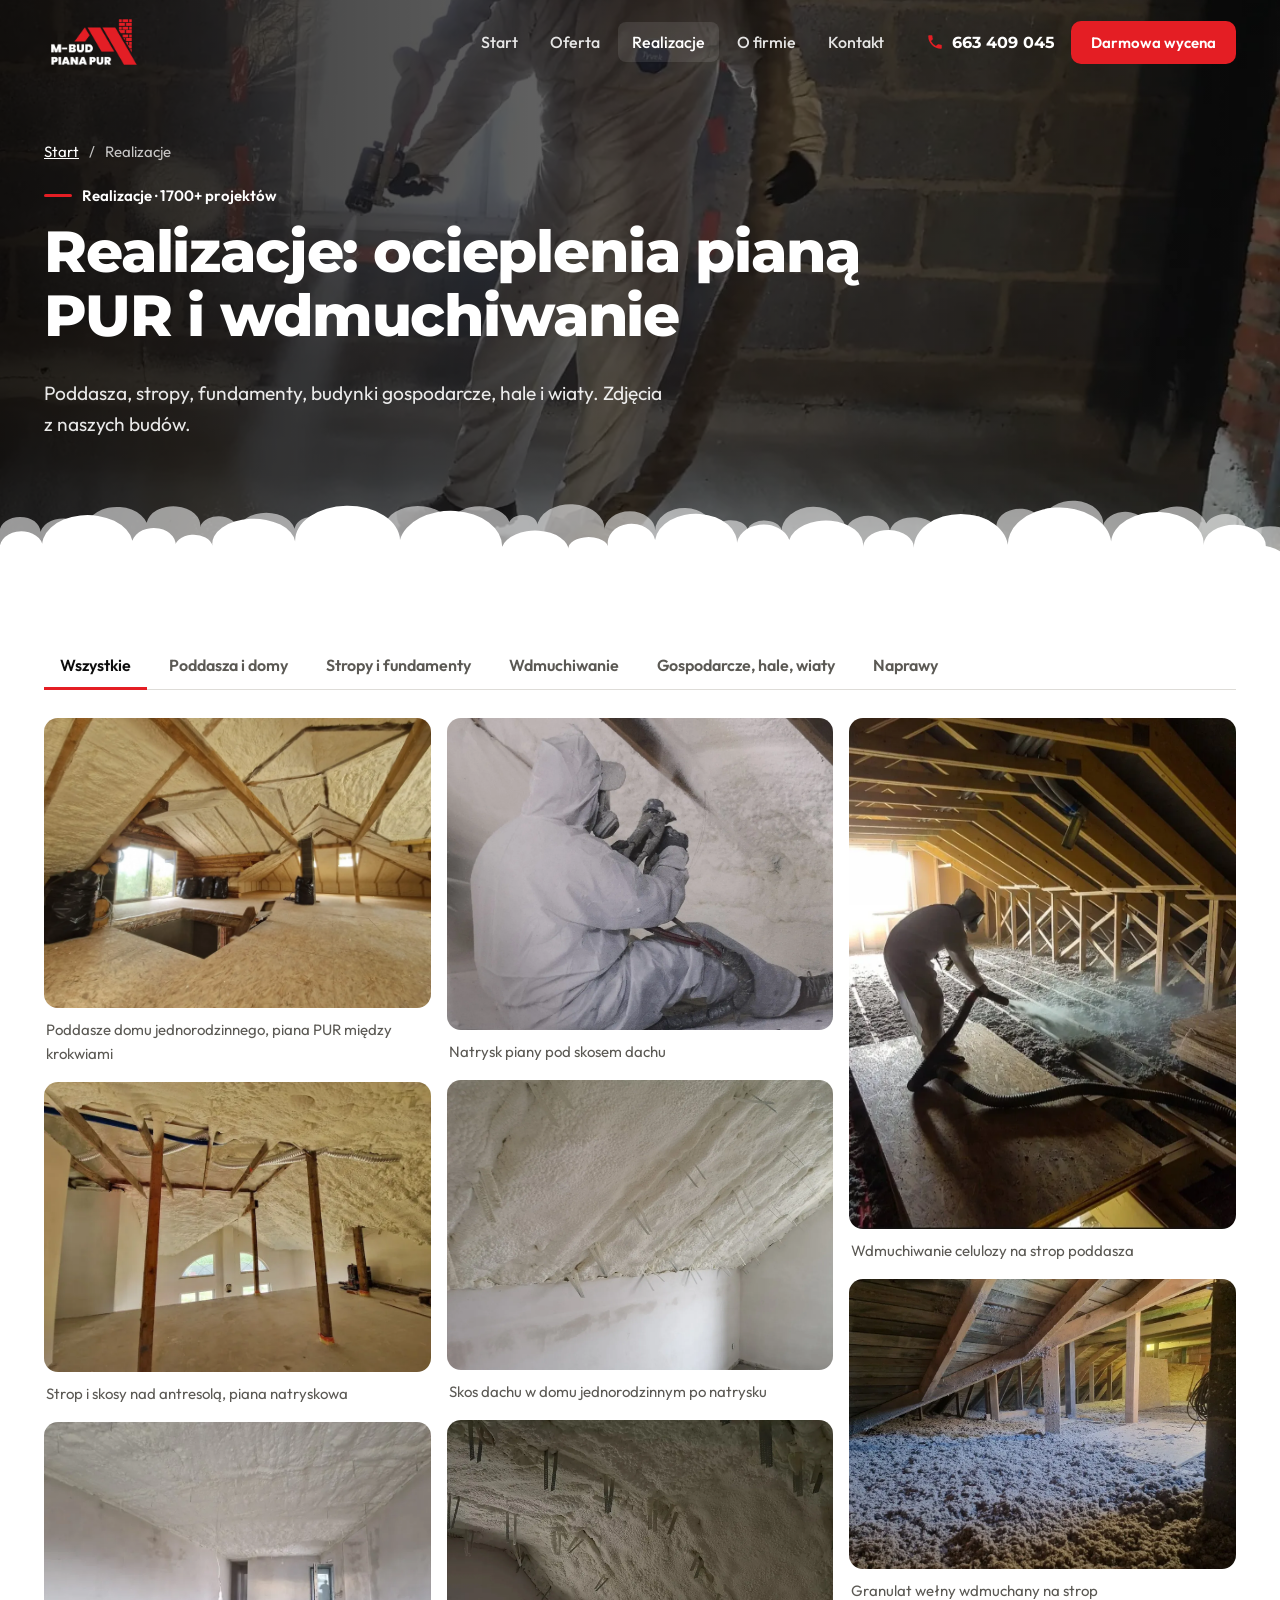
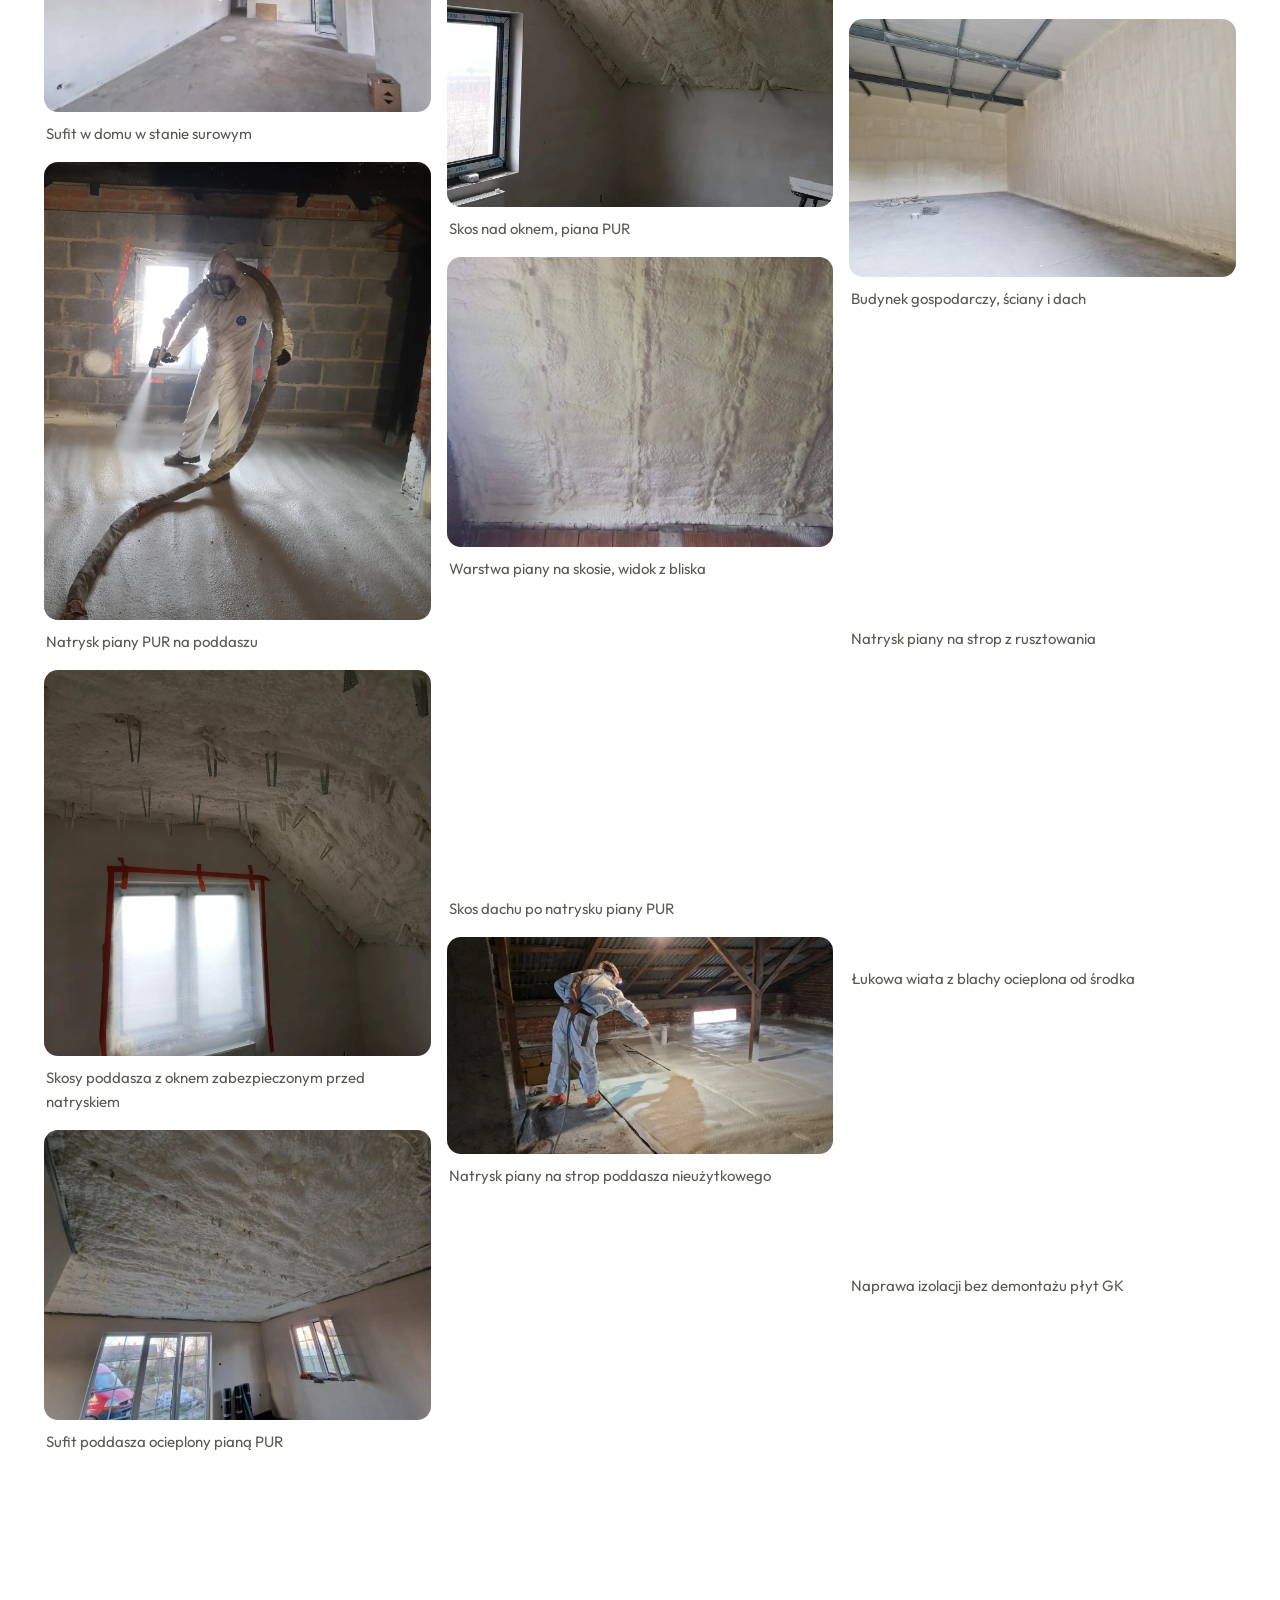
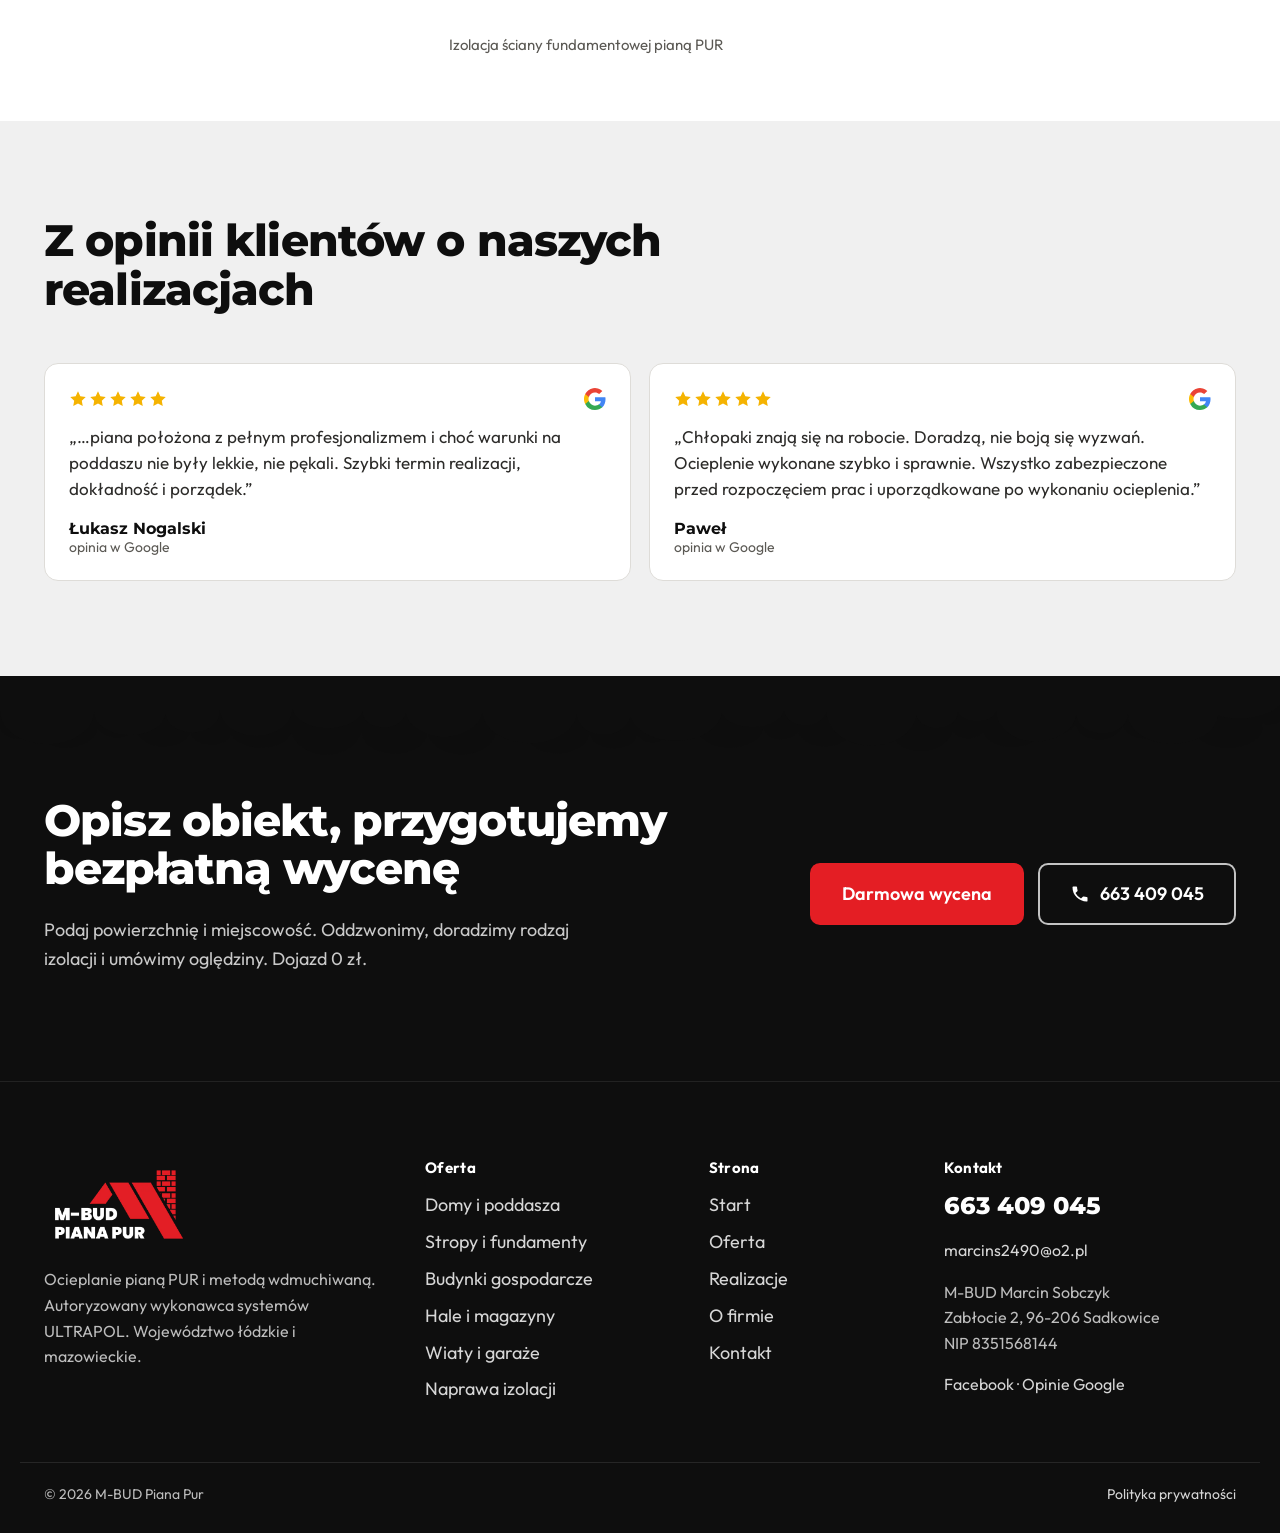
<file: realizacje.html>
<!doctype html>
<html lang="pl">
<head>
<meta charset="utf-8">
<meta name="viewport" content="width=device-width, initial-scale=1">
<title>Realizacje: ocieplenia pianą PUR w łódzkim | M-BUD</title>
<meta name="description" content="Zdjęcia realizacji M-BUD: poddasza i stropy ocieplone pianą PUR, wdmuchiwanie celulozy i wełny, hale, wiaty, fundamenty. Województwo łódzkie i mazowieckie.">
<meta name="robots" content="noindex, nofollow">
<link rel="canonical" href="https://impulseo-pl.github.io/m-bud-piana-pur/realizacje.html">
<meta name="geo.region" content="PL-10">
<meta name="geo.placename" content="Sadkowice, województwo łódzkie">
<meta name="geo.position" content="51.7011315;20.4817149">
<meta property="og:type" content="website">
<meta property="og:locale" content="pl_PL">
<meta property="og:site_name" content="M-BUD Piana Pur">
<meta property="og:title" content="Realizacje: ocieplenia pianą PUR w łódzkim | M-BUD">
<meta property="og:description" content="Zdjęcia realizacji M-BUD: poddasza i stropy ocieplone pianą PUR, wdmuchiwanie celulozy i wełny, hale, wiaty, fundamenty. Województwo łódzkie i mazowieckie.">
<meta property="og:url" content="https://impulseo-pl.github.io/m-bud-piana-pur/realizacje.html">
<meta property="og:image" content="https://impulseo-pl.github.io/m-bud-piana-pur/img/og.jpg">
<meta name="theme-color" content="#0e0e0e">
<link rel="icon" href="img/favicon.png" type="image/png">
<link rel="preconnect" href="https://fonts.googleapis.com"><link rel="preconnect" href="https://fonts.gstatic.com" crossorigin>
<link rel="stylesheet" href="https://fonts.googleapis.com/css2?family=Montserrat:wght@600;700;800&family=Outfit:wght@400;500;600&display=swap">
<link rel="preload" as="image" href="img/natrysk-piany-pur-sciany-poddasza.webp" fetchpriority="high">
<link rel="stylesheet" href="assets/styles.css">
<script type="application/ld+json">{"@context":"https://schema.org","@graph":[{"@type":"HomeAndConstructionBusiness","@id":"https://impulseo-pl.github.io/m-bud-piana-pur/#firma","name":"M-BUD Piana Pur","alternateName":"M-BUD Marcin Sobczyk","url":"https://impulseo-pl.github.io/m-bud-piana-pur/","logo":"https://impulseo-pl.github.io/m-bud-piana-pur/img/logo.png","image":"https://impulseo-pl.github.io/m-bud-piana-pur/img/og.jpg","telephone":"+48663409045","email":"marcins2490@o2.pl","taxID":"8351568144","address":{"@type":"PostalAddress","streetAddress":"Zabłocie 2","postalCode":"96-206","addressLocality":"Sadkowice","addressRegion":"województwo łódzkie","addressCountry":"PL"},"geo":{"@type":"GeoCoordinates","latitude":51.7011315,"longitude":20.4817149},"areaServed":[{"@type":"AdministrativeArea","name":"województwo łódzkie"},{"@type":"AdministrativeArea","name":"województwo mazowieckie"},{"@type":"City","name":"Łódź"}],"founder":{"@type":"Person","name":"Marcin Sobczyk"},"sameAs":["https://www.facebook.com/MBudPianaPur"],"knowsAbout":["ocieplanie pianą PUR","piana poliuretanowa natryskowa","wdmuchiwanie celulozy","wdmuchiwanie wełny","ocieplenie poddasza","ocieplenie stropu","izolacja fundamentów"]},{"@type":"WebSite","@id":"https://impulseo-pl.github.io/m-bud-piana-pur/#strona","url":"https://impulseo-pl.github.io/m-bud-piana-pur/","name":"M-BUD Piana Pur","inLanguage":"pl-PL","publisher":{"@id":"https://impulseo-pl.github.io/m-bud-piana-pur/#firma"}},{"@type":"WebPage","@id":"https://impulseo-pl.github.io/m-bud-piana-pur/realizacje.html#www","url":"https://impulseo-pl.github.io/m-bud-piana-pur/realizacje.html","name":"Realizacje: ocieplenia pianą PUR w łódzkim | M-BUD","description":"Zdjęcia realizacji M-BUD: poddasza i stropy ocieplone pianą PUR, wdmuchiwanie celulozy i wełny, hale, wiaty, fundamenty. Województwo łódzkie i mazowieckie.","isPartOf":{"@id":"https://impulseo-pl.github.io/m-bud-piana-pur/#strona"},"about":{"@id":"https://impulseo-pl.github.io/m-bud-piana-pur/#firma"},"inLanguage":"pl-PL"},{"@type":"BreadcrumbList","itemListElement":[{"@type":"ListItem","position":1,"name":"Start","item":"https://impulseo-pl.github.io/m-bud-piana-pur/"},{"@type":"ListItem","position":2,"name":"Realizacje","item":"https://impulseo-pl.github.io/m-bud-piana-pur/realizacje.html"}]},{"@type":"ImageGallery","name":"Realizacje M-BUD Piana Pur","image":[{"@type":"ImageObject","contentUrl":"https://impulseo-pl.github.io/m-bud-piana-pur/img/piana-pur-poddasze-dom-jednorodzinny.webp","caption":"Poddasze domu jednorodzinnego, piana PUR między krokwiami"},{"@type":"ImageObject","contentUrl":"https://impulseo-pl.github.io/m-bud-piana-pur/img/piana-pur-strop-dom-antresola.webp","caption":"Strop i skosy nad antresolą, piana natryskowa"},{"@type":"ImageObject","contentUrl":"https://impulseo-pl.github.io/m-bud-piana-pur/img/piana-pur-sufit-dom-w-stanie-surowym.webp","caption":"Sufit w domu w stanie surowym"},{"@type":"ImageObject","contentUrl":"https://impulseo-pl.github.io/m-bud-piana-pur/img/natrysk-piany-pur-sciany-poddasza.webp","caption":"Natrysk piany PUR na poddaszu"},{"@type":"ImageObject","contentUrl":"https://impulseo-pl.github.io/m-bud-piana-pur/img/piana-pur-skosy-okno-poddasze.webp","caption":"Skosy poddasza z oknem zabezpieczonym przed natryskiem"},{"@type":"ImageObject","contentUrl":"https://impulseo-pl.github.io/m-bud-piana-pur/img/piana-pur-sufit-poddasze-sadkowice.webp","caption":"Sufit poddasza ocieplony pianą PUR"},{"@type":"ImageObject","contentUrl":"https://impulseo-pl.github.io/m-bud-piana-pur/img/natrysk-piany-pur-pod-skosem.webp","caption":"Natrysk piany pod skosem dachu"},{"@type":"ImageObject","contentUrl":"https://impulseo-pl.github.io/m-bud-piana-pur/img/piana-pur-skos-dom-jednorodzinny.webp","caption":"Skos dachu w domu jednorodzinnym po natrysku"},{"@type":"ImageObject","contentUrl":"https://impulseo-pl.github.io/m-bud-piana-pur/img/piana-pur-skos-nad-oknem.webp","caption":"Skos nad oknem, piana PUR"},{"@type":"ImageObject","contentUrl":"https://impulseo-pl.github.io/m-bud-piana-pur/img/piana-pur-sciana-szczytowa.webp","caption":"Warstwa piany na skosie, widok z bliska"},{"@type":"ImageObject","contentUrl":"https://impulseo-pl.github.io/m-bud-piana-pur/img/piana-pur-skos-dachu-z-bliska.webp","caption":"Skos dachu po natrysku piany PUR"},{"@type":"ImageObject","contentUrl":"https://impulseo-pl.github.io/m-bud-piana-pur/img/ocieplenie-stropu-piana-pur-natrysk.webp","caption":"Natrysk piany na strop poddasza nieużytkowego"},{"@type":"ImageObject","contentUrl":"https://impulseo-pl.github.io/m-bud-piana-pur/img/piana-pur-izolacja-fundamentow.webp","caption":"Izolacja ściany fundamentowej pianą PUR"},{"@type":"ImageObject","contentUrl":"https://impulseo-pl.github.io/m-bud-piana-pur/img/wdmuchiwanie-celulozy-strop-poddasza.webp","caption":"Wdmuchiwanie celulozy na strop poddasza"},{"@type":"ImageObject","contentUrl":"https://impulseo-pl.github.io/m-bud-piana-pur/img/wdmuchiwanie-welny-strop-budynek.webp","caption":"Granulat wełny wdmuchany na strop"},{"@type":"ImageObject","contentUrl":"https://impulseo-pl.github.io/m-bud-piana-pur/img/piana-pur-budynek-gospodarczy.webp","caption":"Budynek gospodarczy, ściany i dach"},{"@type":"ImageObject","contentUrl":"https://impulseo-pl.github.io/m-bud-piana-pur/img/piana-pur-hala-magazyn.webp","caption":"Natrysk piany na strop z rusztowania"},{"@type":"ImageObject","contentUrl":"https://impulseo-pl.github.io/m-bud-piana-pur/img/piana-pur-garaz-blaszany-wiata.webp","caption":"Łukowa wiata z blachy ocieplona od środka"},{"@type":"ImageObject","contentUrl":"https://impulseo-pl.github.io/m-bud-piana-pur/img/naprawa-izolacji-bez-demontazu-plyt-gk.webp","caption":"Naprawa izolacji bez demontażu płyt GK"}]}]}</script>
</head>
<body class="p-realizacje">
<a class="skip" href="#tresc">Przejdź do treści</a>
<header class="top" data-top>
  <div class="wrap top-in">
    <a class="brand" href="index.html" aria-label="M-BUD Piana Pur, strona główna"><img src="img/logo-jasne.png" alt="M-BUD Piana Pur" width="500" height="310"></a>
    <nav class="nav" aria-label="Główne menu"><a href="index.html">Start</a><a href="oferta.html">Oferta</a><a href="realizacje.html" aria-current="page">Realizacje</a><a href="o-nas.html">O firmie</a><a href="kontakt.html">Kontakt</a></nav>
    <div class="top-cta">
      <a class="top-tel" href="tel:+48663409045"><svg class="ic" viewBox="0 0 24 24" aria-hidden="true"><path d="M6.6 10.8a15.1 15.1 0 0 0 6.6 6.6l2.2-2.2a1 1 0 0 1 1-.25 11.4 11.4 0 0 0 3.6.57 1 1 0 0 1 1 1V20a1 1 0 0 1-1 1A17 17 0 0 1 3 4a1 1 0 0 1 1-1h3.5a1 1 0 0 1 1 1c0 1.25.2 2.45.57 3.57a1 1 0 0 1-.25 1z" fill="currentColor"/></svg><span>663 409 045</span></a>
      <a class="btn btn-red btn-sm" href="kontakt.html">Darmowa wycena</a>
    </div>
    <button class="burger" aria-label="Otwórz menu" aria-expanded="false" aria-controls="menu"><span></span><span></span></button>
  </div>
  <div class="menu" id="menu" hidden>
    <nav aria-label="Menu na telefonie"><a href="index.html">Start</a><a href="oferta.html">Oferta</a><a href="realizacje.html" aria-current="page">Realizacje</a><a href="o-nas.html">O firmie</a><a href="kontakt.html">Kontakt</a></nav>
    <a class="btn btn-red" href="tel:+48663409045"><svg class="ic" viewBox="0 0 24 24" aria-hidden="true"><path d="M6.6 10.8a15.1 15.1 0 0 0 6.6 6.6l2.2-2.2a1 1 0 0 1 1-.25 11.4 11.4 0 0 0 3.6.57 1 1 0 0 1 1 1V20a1 1 0 0 1-1 1A17 17 0 0 1 3 4a1 1 0 0 1 1-1h3.5a1 1 0 0 1 1 1c0 1.25.2 2.45.57 3.57a1 1 0 0 1-.25 1z" fill="currentColor"/></svg> Zadzwoń 663 409 045</a>
  </div>
</header>
<main id="tresc">
<section class="phead">
  <img src="img/natrysk-piany-pur-sciany-poddasza.webp" alt="Natrysk piany PUR na poddaszu" width="1183" height="1400" fetchpriority="high" class="phead-img">
  <div class="wrap phead-in">
    <nav class="crumbs" aria-label="Okruszki"><a href="index.html">Start</a><span aria-hidden="true">/</span><span>Realizacje</span></nav>
    <p class="kicker">Realizacje · 1700+ projektów</p>
    <h1>Realizacje: ocieplenia pianą PUR i wdmuchiwanie</h1>
    <p class="lead">Poddasza, stropy, fundamenty, budynki gospodarcze, hale i wiaty. Zdjęcia z naszych budów.</p>
  </div>
  <svg class="foam" viewBox="0 0 1440 120" preserveAspectRatio="none" aria-hidden="true"><path d="M0,120 L0,52 A22,19 0 0 1 45,60 A26,22 0 0 1 98,61 A34,29 0 0 1 165,44 A30,25 0 0 1 225,50 A21,18 0 0 1 267,57 A32,26 0 0 1 332,57 A20,17 0 0 1 371,49 A32,28 0 0 1 434,54 A36,27 0 0 1 506,44 A34,26 0 0 1 573,43 A16,13 0 0 1 604,50 A38,33 0 0 1 680,54 A28,25 0 0 1 737,54 A33,31 0 0 1 803,56 A19,14 0 0 1 841,53 A19,14 0 0 1 879,57 A36,33 0 0 1 952,55 A24,20 0 0 1 1001,55 A27,21 0 0 1 1055,60 A34,28 0 0 1 1122,55 A26,23 0 0 1 1173,42 A34,30 0 0 1 1241,47 A25,23 0 0 1 1291,59 A33,29 0 0 1 1357,45 A22,20 0 0 1 1400,62 A33,25 0 0 1 1440,50 L1440,120 Z" fill="var(--white)" opacity=".55"/><path d="M0,120 L0,74 A24,22 0 0 1 48,81 A50,40 0 0 1 149,68 A24,22 0 0 1 197,79 A21,17 0 0 1 239,75 A46,33 0 0 1 332,69 A59,47 0 0 1 450,67 A58,48 0 0 1 565,76 A38,28 0 0 1 640,82 A22,15 0 0 1 684,75 A26,25 0 0 1 737,67 A46,39 0 0 1 829,75 A30,28 0 0 1 888,67 A42,33 0 0 1 971,76 A28,23 0 0 1 1028,78 A53,46 0 0 1 1134,78 A58,50 0 0 1 1250,69 A52,42 0 0 1 1354,74 A35,28 0 0 1 1424,75 A36,28 0 0 1 1440,82 L1440,120 Z" fill="var(--white)"/></svg>
</section>
<section class="sec sec-tight">
  <div class="wrap">
    <div class="tabs" role="group" aria-label="Filtruj realizacje"><button type="button" data-f="wszystkie" aria-pressed="true">Wszystkie</button><button type="button" data-f="poddasza" aria-pressed="false">Poddasza i domy</button><button type="button" data-f="stropy" aria-pressed="false">Stropy i fundamenty</button><button type="button" data-f="wdmuchiwanie" aria-pressed="false">Wdmuchiwanie</button><button type="button" data-f="gospodarcze" aria-pressed="false">Gospodarcze, hale, wiaty</button><button type="button" data-f="naprawy" aria-pressed="false">Naprawy</button></div>
    <div class="gal"><figure class="gal-it" data-k="poddasza"><button type="button" class="gal-btn" aria-label="Powiększ: Poddasze domu jednorodzinnego, piana PUR między krokwiami"><img src="img/piana-pur-poddasze-dom-jednorodzinny.webp" alt="Poddasze domu jednorodzinnego, piana PUR między krokwiami" width="1600" height="1200" loading="lazy" decoding="async"></button><figcaption>Poddasze domu jednorodzinnego, piana PUR między krokwiami</figcaption></figure><figure class="gal-it" data-k="poddasza"><button type="button" class="gal-btn" aria-label="Powiększ: Strop i skosy nad antresolą, piana natryskowa"><img src="img/piana-pur-strop-dom-antresola.webp" alt="Strop i skosy nad antresolą, piana natryskowa" width="880" height="660" loading="lazy" decoding="async"></button><figcaption>Strop i skosy nad antresolą, piana natryskowa</figcaption></figure><figure class="gal-it" data-k="poddasza"><button type="button" class="gal-btn" aria-label="Powiększ: Sufit w domu w stanie surowym"><img src="img/piana-pur-sufit-dom-w-stanie-surowym.webp" alt="Sufit w domu w stanie surowym" width="880" height="660" loading="lazy" decoding="async"></button><figcaption>Sufit w domu w stanie surowym</figcaption></figure><figure class="gal-it" data-k="poddasza"><button type="button" class="gal-btn" aria-label="Powiększ: Natrysk piany PUR na poddaszu"><img src="img/natrysk-piany-pur-sciany-poddasza.webp" alt="Natrysk piany PUR na poddaszu" width="1183" height="1400" loading="lazy" decoding="async"></button><figcaption>Natrysk piany PUR na poddaszu</figcaption></figure><figure class="gal-it" data-k="poddasza"><button type="button" class="gal-btn" aria-label="Powiększ: Skosy poddasza z oknem zabezpieczonym przed natryskiem"><img src="img/piana-pur-skosy-okno-poddasze.webp" alt="Skosy poddasza z oknem zabezpieczonym przed natryskiem" width="1400" height="1400" loading="lazy" decoding="async"></button><figcaption>Skosy poddasza z oknem zabezpieczonym przed natryskiem</figcaption></figure><figure class="gal-it" data-k="poddasza"><button type="button" class="gal-btn" aria-label="Powiększ: Sufit poddasza ocieplony pianą PUR"><img src="img/piana-pur-sufit-poddasze-sadkowice.webp" alt="Sufit poddasza ocieplony pianą PUR" width="1400" height="1050" loading="lazy" decoding="async"></button><figcaption>Sufit poddasza ocieplony pianą PUR</figcaption></figure><figure class="gal-it" data-k="poddasza"><button type="button" class="gal-btn" aria-label="Powiększ: Natrysk piany pod skosem dachu"><img src="img/natrysk-piany-pur-pod-skosem.webp" alt="Natrysk piany pod skosem dachu" width="1400" height="1130" loading="lazy" decoding="async"></button><figcaption>Natrysk piany pod skosem dachu</figcaption></figure><figure class="gal-it" data-k="poddasza"><button type="button" class="gal-btn" aria-label="Powiększ: Skos dachu w domu jednorodzinnym po natrysku"><img src="img/piana-pur-skos-dom-jednorodzinny.webp" alt="Skos dachu w domu jednorodzinnym po natrysku" width="1400" height="1050" loading="lazy" decoding="async"></button><figcaption>Skos dachu w domu jednorodzinnym po natrysku</figcaption></figure><figure class="gal-it" data-k="poddasza"><button type="button" class="gal-btn" aria-label="Powiększ: Skos nad oknem, piana PUR"><img src="img/piana-pur-skos-nad-oknem.webp" alt="Skos nad oknem, piana PUR" width="1400" height="1400" loading="lazy" decoding="async"></button><figcaption>Skos nad oknem, piana PUR</figcaption></figure><figure class="gal-it" data-k="poddasza"><button type="button" class="gal-btn" aria-label="Powiększ: Warstwa piany na skosie, widok z bliska"><img src="img/piana-pur-sciana-szczytowa.webp" alt="Warstwa piany na skosie, widok z bliska" width="960" height="720" loading="lazy" decoding="async"></button><figcaption>Warstwa piany na skosie, widok z bliska</figcaption></figure><figure class="gal-it" data-k="poddasza"><button type="button" class="gal-btn" aria-label="Powiększ: Skos dachu po natrysku piany PUR"><img src="img/piana-pur-skos-dachu-z-bliska.webp" alt="Skos dachu po natrysku piany PUR" width="960" height="720" loading="lazy" decoding="async"></button><figcaption>Skos dachu po natrysku piany PUR</figcaption></figure><figure class="gal-it" data-k="stropy"><button type="button" class="gal-btn" aria-label="Powiększ: Natrysk piany na strop poddasza nieużytkowego"><img src="img/ocieplenie-stropu-piana-pur-natrysk.webp" alt="Natrysk piany na strop poddasza nieużytkowego" width="1120" height="630" loading="lazy" decoding="async"></button><figcaption>Natrysk piany na strop poddasza nieużytkowego</figcaption></figure><figure class="gal-it" data-k="stropy"><button type="button" class="gal-btn" aria-label="Powiększ: Izolacja ściany fundamentowej pianą PUR"><img src="img/piana-pur-izolacja-fundamentow.webp" alt="Izolacja ściany fundamentowej pianą PUR" width="1477" height="1600" loading="lazy" decoding="async"></button><figcaption>Izolacja ściany fundamentowej pianą PUR</figcaption></figure><figure class="gal-it" data-k="wdmuchiwanie"><button type="button" class="gal-btn" aria-label="Powiększ: Wdmuchiwanie celulozy na strop poddasza"><img src="img/wdmuchiwanie-celulozy-strop-poddasza.webp" alt="Wdmuchiwanie celulozy na strop poddasza" width="880" height="1163" loading="lazy" decoding="async"></button><figcaption>Wdmuchiwanie celulozy na strop poddasza</figcaption></figure><figure class="gal-it" data-k="wdmuchiwanie"><button type="button" class="gal-btn" aria-label="Powiększ: Granulat wełny wdmuchany na strop"><img src="img/wdmuchiwanie-welny-strop-budynek.webp" alt="Granulat wełny wdmuchany na strop" width="1124" height="843" loading="lazy" decoding="async"></button><figcaption>Granulat wełny wdmuchany na strop</figcaption></figure><figure class="gal-it" data-k="gospodarcze"><button type="button" class="gal-btn" aria-label="Powiększ: Budynek gospodarczy, ściany i dach"><img src="img/piana-pur-budynek-gospodarczy.webp" alt="Budynek gospodarczy, ściany i dach" width="1120" height="746" loading="lazy" decoding="async"></button><figcaption>Budynek gospodarczy, ściany i dach</figcaption></figure><figure class="gal-it" data-k="stropy"><button type="button" class="gal-btn" aria-label="Powiększ: Natrysk piany na strop z rusztowania"><img src="img/piana-pur-hala-magazyn.webp" alt="Natrysk piany na strop z rusztowania" width="1124" height="843" loading="lazy" decoding="async"></button><figcaption>Natrysk piany na strop z rusztowania</figcaption></figure><figure class="gal-it" data-k="gospodarcze"><button type="button" class="gal-btn" aria-label="Powiększ: Łukowa wiata z blachy ocieplona od środka"><img src="img/piana-pur-garaz-blaszany-wiata.webp" alt="Łukowa wiata z blachy ocieplona od środka" width="1124" height="843" loading="lazy" decoding="async"></button><figcaption>Łukowa wiata z blachy ocieplona od środka</figcaption></figure><figure class="gal-it" data-k="naprawy"><button type="button" class="gal-btn" aria-label="Powiększ: Naprawa izolacji bez demontażu płyt GK"><img src="img/naprawa-izolacji-bez-demontazu-plyt-gk.webp" alt="Naprawa izolacji bez demontażu płyt GK" width="1120" height="746" loading="lazy" decoding="async"></button><figcaption>Naprawa izolacji bez demontażu płyt GK</figcaption></figure></div>
  </div>
</section>
<dialog class="lb" aria-label="Powiększone zdjęcie"><button class="lb-x" type="button" aria-label="Zamknij">×</button><img alt=""><p></p></dialog>

<section class="sec sec-paper">
  <div class="wrap">
    <div class="sec-head sec-head-l"><h2>Z opinii klientów o naszych realizacjach</h2></div>
    <div class="revs revs-2"><figure class="rev "><div class="rev-top"><span class="stars" aria-label="5 na 5 gwiazdek"><svg viewBox="0 0 20 20" aria-hidden="true"><path d="M10 1.5l2.6 5.5 6 .8-4.4 4.1 1.1 5.9L10 14.9l-5.3 2.9 1.1-5.9L1.4 7.8l6-.8z"/></svg><svg viewBox="0 0 20 20" aria-hidden="true"><path d="M10 1.5l2.6 5.5 6 .8-4.4 4.1 1.1 5.9L10 14.9l-5.3 2.9 1.1-5.9L1.4 7.8l6-.8z"/></svg><svg viewBox="0 0 20 20" aria-hidden="true"><path d="M10 1.5l2.6 5.5 6 .8-4.4 4.1 1.1 5.9L10 14.9l-5.3 2.9 1.1-5.9L1.4 7.8l6-.8z"/></svg><svg viewBox="0 0 20 20" aria-hidden="true"><path d="M10 1.5l2.6 5.5 6 .8-4.4 4.1 1.1 5.9L10 14.9l-5.3 2.9 1.1-5.9L1.4 7.8l6-.8z"/></svg><svg viewBox="0 0 20 20" aria-hidden="true"><path d="M10 1.5l2.6 5.5 6 .8-4.4 4.1 1.1 5.9L10 14.9l-5.3 2.9 1.1-5.9L1.4 7.8l6-.8z"/></svg></span><svg class="g" viewBox="0 0 24 24" aria-hidden="true"><path fill="#4285F4" d="M23.5 12.3c0-.8-.1-1.6-.2-2.3H12v4.4h6.5a5.6 5.6 0 0 1-2.4 3.6v3h3.9c2.2-2.1 3.5-5.1 3.5-8.7z"/><path fill="#34A853" d="M12 24c3.2 0 6-1.1 8-2.9l-3.9-3c-1.1.7-2.5 1.2-4.1 1.2-3.1 0-5.8-2.1-6.7-5H1.3v3.1A12 12 0 0 0 12 24z"/><path fill="#FBBC05" d="M5.3 14.3a7.2 7.2 0 0 1 0-4.6V6.6h-4a12 12 0 0 0 0 10.8z"/><path fill="#EA4335" d="M12 4.8c1.8 0 3.3.6 4.6 1.8l3.4-3.4A12 12 0 0 0 1.3 6.6l4 3.1c.9-2.8 3.6-4.9 6.7-4.9z"/></svg></div><blockquote>„…piana położona z pełnym profesjonalizmem i choć warunki na poddaszu nie były lekkie, nie pękali. Szybki termin realizacji, dokładność i porządek.”</blockquote><figcaption>Łukasz Nogalski<span>opinia w Google</span></figcaption></figure><figure class="rev "><div class="rev-top"><span class="stars" aria-label="5 na 5 gwiazdek"><svg viewBox="0 0 20 20" aria-hidden="true"><path d="M10 1.5l2.6 5.5 6 .8-4.4 4.1 1.1 5.9L10 14.9l-5.3 2.9 1.1-5.9L1.4 7.8l6-.8z"/></svg><svg viewBox="0 0 20 20" aria-hidden="true"><path d="M10 1.5l2.6 5.5 6 .8-4.4 4.1 1.1 5.9L10 14.9l-5.3 2.9 1.1-5.9L1.4 7.8l6-.8z"/></svg><svg viewBox="0 0 20 20" aria-hidden="true"><path d="M10 1.5l2.6 5.5 6 .8-4.4 4.1 1.1 5.9L10 14.9l-5.3 2.9 1.1-5.9L1.4 7.8l6-.8z"/></svg><svg viewBox="0 0 20 20" aria-hidden="true"><path d="M10 1.5l2.6 5.5 6 .8-4.4 4.1 1.1 5.9L10 14.9l-5.3 2.9 1.1-5.9L1.4 7.8l6-.8z"/></svg><svg viewBox="0 0 20 20" aria-hidden="true"><path d="M10 1.5l2.6 5.5 6 .8-4.4 4.1 1.1 5.9L10 14.9l-5.3 2.9 1.1-5.9L1.4 7.8l6-.8z"/></svg></span><svg class="g" viewBox="0 0 24 24" aria-hidden="true"><path fill="#4285F4" d="M23.5 12.3c0-.8-.1-1.6-.2-2.3H12v4.4h6.5a5.6 5.6 0 0 1-2.4 3.6v3h3.9c2.2-2.1 3.5-5.1 3.5-8.7z"/><path fill="#34A853" d="M12 24c3.2 0 6-1.1 8-2.9l-3.9-3c-1.1.7-2.5 1.2-4.1 1.2-3.1 0-5.8-2.1-6.7-5H1.3v3.1A12 12 0 0 0 12 24z"/><path fill="#FBBC05" d="M5.3 14.3a7.2 7.2 0 0 1 0-4.6V6.6h-4a12 12 0 0 0 0 10.8z"/><path fill="#EA4335" d="M12 4.8c1.8 0 3.3.6 4.6 1.8l3.4-3.4A12 12 0 0 0 1.3 6.6l4 3.1c.9-2.8 3.6-4.9 6.7-4.9z"/></svg></div><blockquote>„Chłopaki znają się na robocie. Doradzą, nie boją się wyzwań. Ocieplenie wykonane szybko i sprawnie. Wszystko zabezpieczone przed rozpoczęciem prac i uporządkowane po wykonaniu ocieplenia.”</blockquote><figcaption>Paweł<span>opinia w Google</span></figcaption></figure></div>
  </div>
</section>
<section class="cta">
  <svg class="foam" viewBox="0 0 1440 120" preserveAspectRatio="none" aria-hidden="true" style="transform:scaleY(-1)"><path d="M0,120 L0,52 A20,17 0 0 1 40,55 A35,29 0 0 1 110,51 A22,19 0 0 1 153,57 A31,26 0 0 1 215,47 A22,16 0 0 1 260,42 A34,24 0 0 1 327,55 A40,37 0 0 1 407,49 A37,30 0 0 1 481,43 A38,33 0 0 1 558,55 A16,13 0 0 1 590,52 A37,32 0 0 1 664,45 A26,20 0 0 1 717,42 A18,16 0 0 1 752,45 A16,11 0 0 1 783,56 A38,30 0 0 1 859,52 A20,17 0 0 1 898,47 A30,22 0 0 1 958,49 A21,18 0 0 1 1000,48 A36,34 0 0 1 1072,60 A17,14 0 0 1 1106,45 A32,24 0 0 1 1171,54 A20,16 0 0 1 1210,59 A26,22 0 0 1 1263,56 A25,20 0 0 1 1313,57 A16,11 0 0 1 1344,44 A38,26 0 0 1 1419,57 A17,14 0 0 1 1440,59 L1440,120 Z" fill="var(--black)" opacity=".55"/><path d="M0,120 L0,74 A53,45 0 0 1 106,73 A40,30 0 0 1 186,69 A30,28 0 0 1 247,77 A41,37 0 0 1 329,77 A40,29 0 0 1 408,73 A24,21 0 0 1 456,71 A44,38 0 0 1 543,71 A53,42 0 0 1 649,73 A30,28 0 0 1 709,66 A51,40 0 0 1 811,82 A36,26 0 0 1 882,73 A24,22 0 0 1 930,80 A50,46 0 0 1 1031,67 A23,20 0 0 1 1077,74 A22,17 0 0 1 1121,79 A45,41 0 0 1 1211,68 A29,26 0 0 1 1269,70 A50,39 0 0 1 1370,67 A54,38 0 0 1 1440,81 L1440,120 Z" fill="var(--black)"/></svg>
  <div class="wrap cta-in">
    <div><h2>Opisz obiekt, przygotujemy bezpłatną wycenę</h2><p>Podaj powierzchnię i miejscowość. Oddzwonimy, doradzimy rodzaj izolacji i umówimy oględziny. Dojazd 0 zł.</p></div>
    <div class="cta-btns">
      <a class="btn btn-red btn-lg" href="kontakt.html">Darmowa wycena</a>
      <a class="btn btn-ghost btn-lg" href="tel:+48663409045"><svg class="ic" viewBox="0 0 24 24" aria-hidden="true"><path d="M6.6 10.8a15.1 15.1 0 0 0 6.6 6.6l2.2-2.2a1 1 0 0 1 1-.25 11.4 11.4 0 0 0 3.6.57 1 1 0 0 1 1 1V20a1 1 0 0 1-1 1A17 17 0 0 1 3 4a1 1 0 0 1 1-1h3.5a1 1 0 0 1 1 1c0 1.25.2 2.45.57 3.57a1 1 0 0 1-.25 1z" fill="currentColor"/></svg> 663 409 045</a>
    </div>
  </div>
</section></main>
<footer class="foot">
  <svg class="foam" viewBox="0 0 1440 120" preserveAspectRatio="none" aria-hidden="true"><path d="M0,120 L0,52 A29,27 0 0 1 58,59 A40,32 0 0 1 137,56 A34,25 0 0 1 204,48 A31,27 0 0 1 266,57 A40,29 0 0 1 346,47 A24,18 0 0 1 395,46 A37,26 0 0 1 469,62 A28,24 0 0 1 524,56 A34,26 0 0 1 593,62 A15,11 0 0 1 623,58 A16,15 0 0 1 655,48 A34,30 0 0 1 723,42 A25,21 0 0 1 773,56 A21,16 0 0 1 815,58 A24,17 0 0 1 863,57 A18,15 0 0 1 898,56 A28,27 0 0 1 954,59 A18,14 0 0 1 989,50 A22,17 0 0 1 1033,58 A17,15 0 0 1 1067,60 A28,25 0 0 1 1122,45 A27,25 0 0 1 1176,44 A36,27 0 0 1 1249,42 A16,13 0 0 1 1282,57 A38,30 0 0 1 1357,54 A33,25 0 0 1 1423,62 A36,29 0 0 1 1440,50 L1440,120 Z" fill="var(--black)" opacity=".55"/><path d="M0,120 L0,74 A40,28 0 0 1 79,76 A46,34 0 0 1 171,69 A26,19 0 0 1 223,66 A51,44 0 0 1 325,71 A32,26 0 0 1 389,80 A28,24 0 0 1 445,79 A27,22 0 0 1 499,78 A34,26 0 0 1 566,66 A58,55 0 0 1 681,75 A21,16 0 0 1 723,72 A58,42 0 0 1 840,69 A29,24 0 0 1 898,72 A20,19 0 0 1 939,76 A44,32 0 0 1 1028,68 A33,23 0 0 1 1094,73 A44,37 0 0 1 1181,77 A28,25 0 0 1 1237,81 A28,21 0 0 1 1294,78 A30,27 0 0 1 1353,75 A59,52 0 0 1 1440,73 L1440,120 Z" fill="var(--black)"/></svg>
  <div class="wrap foot-in">
    <div class="foot-brand">
      <img src="img/logo-jasne.png" alt="M-BUD Piana Pur" width="500" height="310" loading="lazy">
      <p>Ocieplanie pianą PUR i metodą wdmuchiwaną. Autoryzowany wykonawca systemów ULTRAPOL. Województwo łódzkie i mazowieckie.</p>
    </div>
    <div><h2>Oferta</h2><ul><li><a href="oferta.html#domy-i-poddasza">Domy i poddasza</a></li><li><a href="oferta.html#stropy-i-fundamenty">Stropy i fundamenty</a></li><li><a href="oferta.html#budynki-gospodarcze">Budynki gospodarcze</a></li><li><a href="oferta.html#hale-i-magazyny">Hale i magazyny</a></li><li><a href="oferta.html#wiaty-i-garaze">Wiaty i garaże</a></li><li><a href="oferta.html#naprawa-izolacji">Naprawa izolacji</a></li></ul></div>
    <div><h2>Strona</h2><ul><li><a href="index.html">Start</a></li><li><a href="oferta.html">Oferta</a></li><li><a href="realizacje.html">Realizacje</a></li><li><a href="o-nas.html">O firmie</a></li><li><a href="kontakt.html">Kontakt</a></li></ul></div>
    <div class="foot-nap">
      <h2>Kontakt</h2>
      <p><a class="foot-tel" href="tel:+48663409045">663 409 045</a></p>
      <p><a href="mailto:marcins2490@o2.pl">marcins2490@o2.pl</a></p>
      <p>M-BUD Marcin Sobczyk<br>Zabłocie 2, 96-206 Sadkowice<br>NIP 8351568144</p>
      <p><a href="https://www.facebook.com/MBudPianaPur" rel="noopener" target="_blank">Facebook</a> · <a href="https://www.google.com/search?q=M-BUD+Piana+Pur+Marcin+Sobczyk+opinie" rel="noopener" target="_blank">Opinie Google</a></p>
    </div>
  </div>
  <div class="wrap foot-bot"><span>© 2026 M-BUD Piana Pur</span><a href="#">Polityka prywatności</a></div>
</footer>
<div class="dock" aria-label="Szybki kontakt">
  <a href="tel:+48663409045"><svg class="ic" viewBox="0 0 24 24" aria-hidden="true"><path d="M6.6 10.8a15.1 15.1 0 0 0 6.6 6.6l2.2-2.2a1 1 0 0 1 1-.25 11.4 11.4 0 0 0 3.6.57 1 1 0 0 1 1 1V20a1 1 0 0 1-1 1A17 17 0 0 1 3 4a1 1 0 0 1 1-1h3.5a1 1 0 0 1 1 1c0 1.25.2 2.45.57 3.57a1 1 0 0 1-.25 1z" fill="currentColor"/></svg> Zadzwoń</a>
  <a href="kontakt.html" class="dock-red">Darmowa wycena</a>
</div>
<script src="assets/main.js" defer></script>
</body>
</html>
</file>
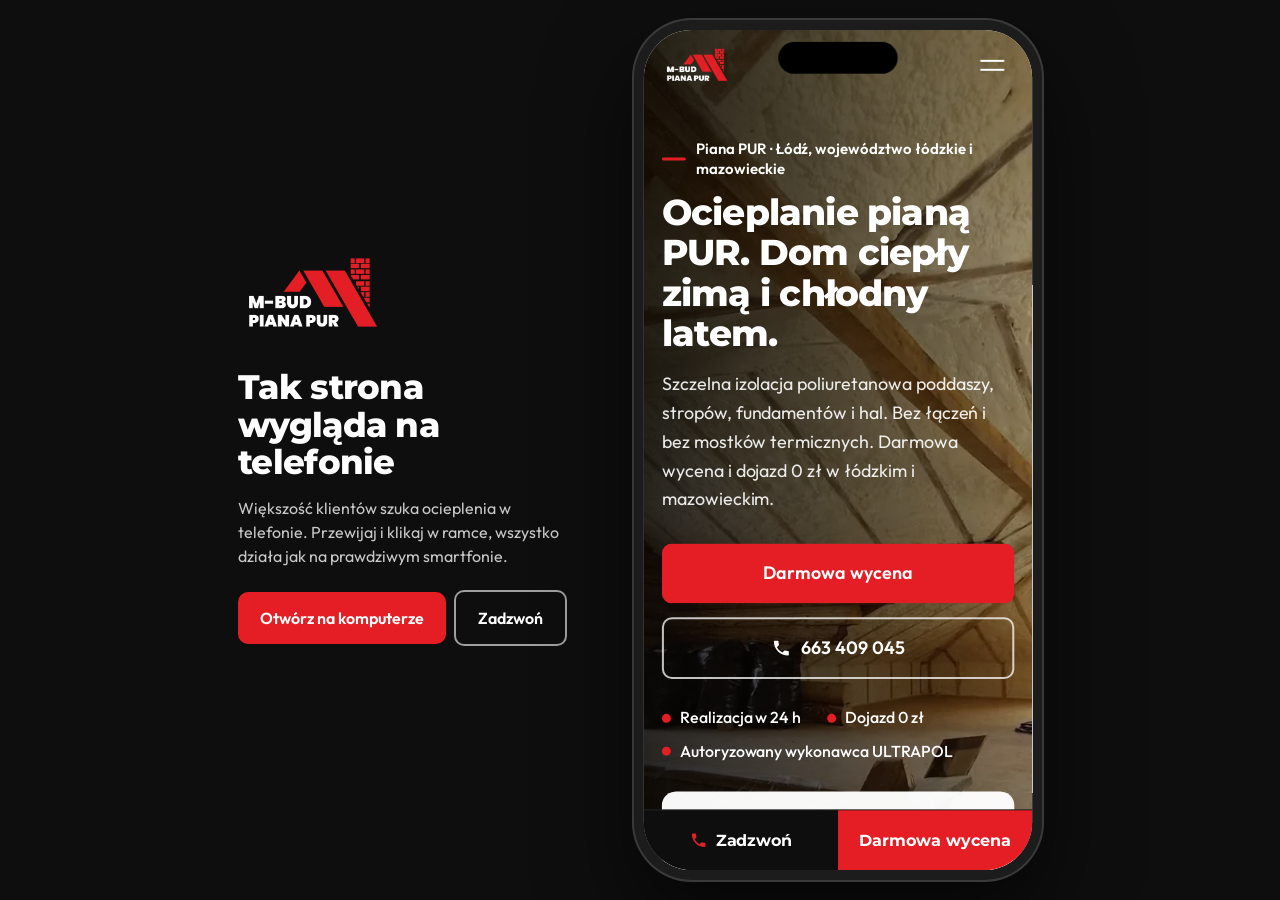
<file: telefon.html>
<!doctype html>
<html lang="pl"><head><meta charset="utf-8"><meta name="viewport" content="width=device-width, initial-scale=1">
<title>M-BUD Piana Pur na telefonie | podgląd</title><meta name="robots" content="noindex, nofollow">
<link rel="icon" href="img/favicon.png" type="image/png">
<link rel="stylesheet" href="https://fonts.googleapis.com/css2?family=Montserrat:wght@700;800&family=Outfit:wght@400;500&display=swap">
<style>
*{box-sizing:border-box}html,body{margin:0;height:100%}
body{background:#0e0e0e;color:#fff;font:400 16px/1.5 Outfit,system-ui,sans-serif;display:flex;align-items:center;justify-content:center;gap:56px;padding:24px;min-height:100vh}
.txt{max-width:340px}.txt img{width:150px;margin-bottom:24px}
h1{font:800 34px/1.1 Montserrat,sans-serif;margin:0 0 14px;letter-spacing:-.02em}
p{color:#c9c9c9;margin:0 0 22px}
a.btn{display:inline-block;background:#E41E24;color:#fff;text-decoration:none;font-weight:600;padding:14px 22px;border-radius:10px;margin:0 8px 8px 0}
a.ghost{background:none;border:2px solid rgba(255,255,255,.6)}
.phone{position:relative;width:410px;height:864px;border-radius:58px;background:#1c1c1c;padding:10px;box-shadow:0 0 0 2px #3a3a3a,0 40px 90px rgba(0,0,0,.6);transform-origin:center;flex:none}
.phone::before{content:"";position:absolute;top:22px;left:50%;width:120px;height:32px;margin-left:-60px;background:#000;border-radius:20px;z-index:2}
.phone iframe{width:390px;height:844px;border:0;border-radius:48px;background:#fff;display:block}
@media (max-width:900px){.txt{display:none}body{padding:0}.phone{transform:scale(var(--s,1))}}
</style></head><body>
<div class="txt"><img src="img/logo-jasne.png" alt="M-BUD Piana Pur">
<h1>Tak strona wygląda na telefonie</h1>
<p>Większość klientów szuka ocieplenia w telefonie. Przewijaj i klikaj w ramce, wszystko działa jak na prawdziwym smartfonie.</p>
<a class="btn" href="index.html">Otwórz na komputerze</a><a class="btn ghost" href="tel:+48663409045">Zadzwoń</a></div>
<div class="phone" id="ph"><iframe src="index.html" title="Strona M-BUD Piana Pur w widoku telefonu"></iframe></div>
<script>function f(){var s=Math.min(1,(innerHeight-40)/864,(innerWidth-20)/410);var p=document.getElementById('ph');p.style.transform='scale('+s+')';p.style.margin=(-(1-s)*432)+'px '+(-(1-s)*205)+'px'}f();addEventListener('resize',f)</script>
</body></html>
</file>
<file: assets/styles.css>
:root{--red:#E41E24;--red-d:#B5151A;--black:#0E0E0E;--char:#1B1B1B;--paper:#F0F0F0;--white:#fff;--text:#2C2B29;--muted:#5B5954;--line:#DEDCD8;
--h:'Montserrat',system-ui,sans-serif;--b:'Outfit',system-ui,sans-serif;--r:14px;--wrap:1240px}
*,*::before,*::after{box-sizing:border-box}
html{scroll-behavior:smooth;-webkit-text-size-adjust:100%}
body{margin:0;background:var(--white);color:var(--text);font:400 18px/1.6 var(--b);overflow-x:hidden}
img{max-width:100%;height:auto;display:block}
a{color:inherit}
h1,h2,h3{font-family:var(--h);color:var(--black);line-height:1.12;margin:0 0 .5em;letter-spacing:-.02em}
h1{font-weight:800;font-size:clamp(36px,5.4vw,68px)}
h2{font-weight:800;font-size:clamp(28px,3.4vw,44px)}
h3{font-weight:700;font-size:21px;letter-spacing:-.01em}
p{margin:0 0 1em}
.wrap{max-width:var(--wrap);margin:0 auto;padding:0 24px}
.skip{position:absolute;left:-999px}.skip:focus{left:12px;top:12px;z-index:99;background:#fff;padding:8px 12px}
:focus-visible{outline:3px solid var(--red);outline-offset:3px}
.kicker{font:600 15px/1.3 var(--b);color:#fff;margin:0 0 14px;display:flex;align-items:center;gap:10px}
.kicker::before{content:"";width:28px;height:3px;background:var(--red);border-radius:2px}
.kicker-dark{color:var(--red-d)}
.lead{font-size:clamp(18px,1.5vw,21px);max-width:620px}
/* przyciski */
.btn{display:inline-flex;align-items:center;justify-content:center;gap:10px;font:600 17px/1 var(--b);padding:16px 26px;border-radius:10px;text-decoration:none;border:2px solid transparent;cursor:pointer;transition:background .2s,color .2s,border-color .2s,transform .2s}
.btn:hover{transform:translateY(-1px)}
.btn-red{background:var(--red);color:#fff}.btn-red:hover{background:var(--red-d)}
.btn-ghost{border-color:rgba(255,255,255,.75);color:#fff}.btn-ghost:hover{background:#fff;color:var(--black)}
.btn-dark{background:var(--black);color:#fff}.btn-dark:hover{background:#2a2a2a}
.btn-sm{padding:12px 18px;font-size:15px}.btn-lg{padding:19px 30px;font-size:18px}
.btn .ic,.btn .g{width:20px;height:20px}
.ic{width:18px;height:18px;flex:none}
.link{color:var(--text);font-weight:500}
/* nagłówek */
.top{position:fixed;inset:0 0 auto;z-index:50;transition:background .25s,box-shadow .25s}
.top.solid{background:rgba(14,14,14,.94);backdrop-filter:blur(8px);box-shadow:0 1px 0 rgba(255,255,255,.06)}
.top-in{display:flex;align-items:center;gap:28px;height:84px}
.brand img{height:62px;width:auto}
.nav{display:flex;gap:4px;margin-left:auto}
.nav a{color:#fff;text-decoration:none;font:500 16px var(--b);padding:10px 14px;border-radius:8px;opacity:.88}
.nav a:hover,.nav a[aria-current]{opacity:1;background:rgba(255,255,255,.1)}
.top-cta{display:flex;align-items:center;gap:16px}
.top-tel{display:flex;gap:8px;align-items:center;color:#fff;text-decoration:none;font:700 16px var(--h)}
.top-tel .ic{color:var(--red)}
.burger{display:none;margin-left:auto;background:none;border:0;width:44px;height:44px;cursor:pointer;position:relative}
.burger span{position:absolute;left:10px;right:10px;height:2px;background:#fff;transition:transform .25s}
.burger span:first-child{top:17px}.burger span:last-child{top:26px}
.burger[aria-expanded=true] span:first-child{transform:translateY(4.5px) rotate(45deg)}
.burger[aria-expanded=true] span:last-child{transform:translateY(-4.5px) rotate(-45deg)}
.menu{background:var(--black);padding:12px 24px 28px}
.menu nav{display:flex;flex-direction:column;margin-bottom:18px}
.menu nav a{color:#fff;text-decoration:none;font:700 24px var(--h);padding:12px 0;border-bottom:1px solid #2a2a2a}
.menu .btn{width:100%}
/* piana */
.foam{position:absolute;left:0;right:0;bottom:-1px;width:100%;height:clamp(44px,7vw,100px);display:block;pointer-events:none;z-index:2}
/* hero */
.hero{position:relative;min-height:min(100svh,940px);display:flex;align-items:center;color:#fff;background:var(--black);overflow:hidden}
.hero-img{position:absolute;inset:0;width:100%;height:100%;object-fit:cover;object-position:center 40%}
.hero::after{content:"";position:absolute;inset:0;background:linear-gradient(90deg,rgba(0,0,0,.82) 0%,rgba(0,0,0,.6) 45%,rgba(0,0,0,.25) 100%)}
.hero-in{position:relative;z-index:1;display:grid;grid-template-columns:1fr 340px;gap:48px;align-items:end;padding-top:130px;padding-bottom:150px;width:100%}
.hero h1{color:#fff;max-width:820px}
.hero .lead{color:rgba(255,255,255,.9)}
.hero-btns{display:flex;flex-wrap:wrap;gap:14px;margin:30px 0 26px}
.hero-facts{display:flex;flex-wrap:wrap;gap:8px 26px;list-style:none;padding:0;margin:0;font-weight:500;font-size:16px}
.hero-facts li{display:flex;align-items:center;gap:9px}
.hero-facts li::before{content:"";width:9px;height:9px;background:var(--red);border-radius:50%}
.hero-rev{background:rgba(255,255,255,.97);color:var(--text);border-radius:var(--r);padding:24px 24px 20px;box-shadow:0 20px 50px rgba(0,0,0,.35)}
.hero-rev-n{margin:10px 0 12px;font-size:15px;color:var(--muted)}.hero-rev-n b{color:var(--black);font:800 20px var(--h)}
.hero-rev blockquote{margin:0 0 10px;font:700 19px/1.35 var(--h);color:var(--black)}
.hero-rev-a{margin:0;font-size:15px;color:var(--muted)}
.rev-top{display:flex;justify-content:space-between;align-items:center}
.stars{display:inline-flex;gap:2px}.stars svg{width:18px;height:18px;fill:#F5B301}
.g{width:22px;height:22px}
/* pas zaufania */
.trust{background:var(--white);position:relative;z-index:3}
.trust-in{display:grid;grid-template-columns:repeat(3,1fr) 1.4fr;align-items:center;border-bottom:1px solid var(--line);padding-top:8px;padding-bottom:34px}
.trust-in>div{padding:6px 24px;border-left:1px solid var(--line)}
.trust-in>div:first-child{border-left:0;padding-left:0}
.trust b{display:block;font:800 34px/1.1 var(--h);color:var(--black)}
.trust span{color:var(--muted);font-size:16px}
.trust-cert{display:flex;align-items:center;gap:16px;text-decoration:none;border-left:1px solid var(--line);padding-left:24px}
.trust-cert img{width:96px;border-radius:6px;box-shadow:0 2px 10px rgba(0,0,0,.12)}
.trust-cert span{font:700 16px/1.35 var(--h);color:var(--black)}
/* sekcje */
.sec{padding:96px 0;position:relative}
.sec-tight{padding:64px 0}
.sec-black{background:var(--black);color:#d9d9d9}.sec-black h2,.sec-black h3{color:#fff}
.sec-paper{background:var(--paper)}
.sec-head{text-align:center;max-width:760px;margin:0 auto 48px}
.sec-head p{color:var(--muted)}.sec-black .sec-head p{color:#bdbdbd}
.sec-head-l{text-align:left;margin-left:0}
.sec-head-row{display:flex;justify-content:space-between;align-items:end;gap:24px;max-width:none;text-align:left;flex-wrap:wrap}
.rate{display:flex;align-items:center;gap:10px;margin:0}.rate b{font:800 20px var(--h);color:var(--black)}
/* kafle */
.tiles{display:grid;grid-template-columns:repeat(4,1fr);gap:16px}
.tile{position:relative;border-radius:var(--r);overflow:hidden;min-height:300px;text-decoration:none;color:#fff;background:#222;isolation:isolate}
.tile-big{grid-column:span 2;min-height:420px}
.tile img{position:absolute;inset:0;width:100%;height:100%;object-fit:cover;transition:transform .7s cubic-bezier(.2,.7,.2,1);z-index:-2}
.tile::after{content:"";position:absolute;inset:0;background:linear-gradient(180deg,rgba(0,0,0,0) 30%,rgba(0,0,0,.85) 100%);z-index:-1}
.tile:hover img{transform:scale(1.06)}
.tile-txt{position:absolute;left:0;right:0;bottom:0;padding:24px}
.tile-h{display:block;font:800 24px/1.15 var(--h);margin-bottom:6px}
.tile-p{display:block;font-size:16px;line-height:1.45;color:rgba(255,255,255,.88);max-width:460px}
.tile-more{display:inline-block;margin-top:12px;font-weight:600;font-size:15px;border-bottom:2px solid var(--red);padding-bottom:2px}
/* porównanie */
.vs{display:grid;grid-template-columns:1fr 1fr;gap:28px}
.vs-col{background:var(--char);border-radius:var(--r);overflow:hidden;padding-bottom:28px}
.vs-col img{width:100%;aspect-ratio:16/10;object-fit:cover;margin-bottom:24px}
.vs-col h3,.vs-col p,.vs-col ul{margin-left:28px;margin-right:28px}
.vs-col h3{font-size:26px}
.ticks{list-style:none;padding:0}
.ticks li{position:relative;padding-left:30px;margin:0 0 10px}
.ticks li::before{content:"";position:absolute;left:0;top:.42em;width:16px;height:9px;border-left:3px solid var(--red);border-bottom:3px solid var(--red);transform:rotate(-45deg)}
.sec-black .ticks li{color:#e6e6e6}
/* kroki */
.steps{list-style:none;padding:0;margin:0;display:grid;grid-template-columns:repeat(4,1fr);gap:0;counter-reset:s;border-top:3px solid var(--black)}
.steps li{counter-increment:s;padding:28px 26px 10px 0;border-right:1px solid var(--line);padding-left:26px}
.steps li:first-child{padding-left:0}.steps li:last-child{border-right:0}
.steps li::before{content:"Krok " counter(s);display:block;font:700 14px var(--b);color:var(--red-d);margin-bottom:12px}
.steps p{color:var(--muted);font-size:17px}
.steps q{display:block;font-style:italic;font-size:16px;color:var(--text);border-top:1px solid var(--line);padding-top:12px;quotes:"„" "”"}
/* opinie */
.revs{display:grid;grid-template-columns:repeat(3,1fr);gap:18px}
.revs-2{grid-template-columns:1fr 1fr}
.revs-masonry{display:block;columns:3 320px;column-gap:18px}.revs-masonry .rev{break-inside:avoid;margin-bottom:18px}
.rev{margin:0;background:#fff;border-radius:var(--r);padding:24px;border:1px solid var(--line);display:flex;flex-direction:column}
.rev blockquote{margin:14px 0 16px;font-size:17px;line-height:1.55;flex:1}
.rev figcaption{font:700 16px var(--h);color:var(--black)}
.rev figcaption span{display:block;font:400 14px var(--b);color:var(--muted)}
/* raty */
.raty{background:var(--red);color:#fff}
.raty h2{color:#fff}
.raty .btn-red{background:var(--black)}.raty .btn-red:hover{background:#2a2a2a}
.raty-in{display:grid;grid-template-columns:1.1fr 1fr;gap:56px;align-items:center}
.raty-list{margin:0;display:grid;gap:12px}
.raty-list div{background:rgba(0,0,0,.18);border-radius:12px;padding:18px 22px}
.raty-list dt{font:800 19px var(--h)}.raty-list dd{margin:4px 0 0}
/* FAQ */
.faq-wrap{display:grid;grid-template-columns:1fr 1.6fr;gap:56px;align-items:start}
.faq details{border-bottom:1px solid var(--line)}
.faq summary{list-style:none;cursor:pointer;padding:22px 40px 22px 0;position:relative}
.faq summary::-webkit-details-marker{display:none}
.faq summary h3{margin:0;font-size:19px}
.faq summary::after{content:"";position:absolute;right:6px;top:30px;width:12px;height:12px;border-right:3px solid var(--red);border-bottom:3px solid var(--red);transform:rotate(45deg);transition:transform .25s}
.faq details[open] summary::after{transform:rotate(-135deg);top:36px}
.faq details p{color:var(--muted);padding-right:40px}
/* CTA */
.cta{background:var(--black);color:#ddd;padding:120px 0 90px;position:relative}
.cta .foam{top:-1px;bottom:auto}
.cta h2{color:#fff;max-width:640px}
.cta-in{display:flex;justify-content:space-between;align-items:center;gap:32px;flex-wrap:wrap}
.cta p{max-width:560px;color:#c9c9c9}
.cta-btns{display:flex;gap:14px;flex-wrap:wrap}
/* stopka */
.foot{background:var(--black);color:#bdbdbd;padding:20px 0 0;position:relative;border-top:1px solid #222}
.foot>.foam{display:none}
.foot-in{display:grid;grid-template-columns:1.4fr 1fr .8fr 1.2fr;gap:40px;padding-top:56px;padding-bottom:48px}
.foot-brand img{width:150px;margin-bottom:16px}
.foot h2{font:700 15px var(--b);color:#fff;letter-spacing:.02em;margin-bottom:14px}
.foot ul{list-style:none;padding:0;margin:0}.foot li{margin-bottom:8px}
.foot a{color:#d6d6d6;text-decoration:none}.foot a:hover{color:#fff;text-decoration:underline}
.foot-tel{font:800 24px var(--h);color:#fff!important}
.foot p{font-size:16px}
.foot-bot{display:flex;justify-content:space-between;border-top:1px solid #262626;padding-top:20px;padding-bottom:28px;font-size:14px}
/* podstrony */
.phead{position:relative;min-height:520px;display:flex;align-items:flex-end;background:var(--black);color:#fff;overflow:hidden}
.phead-img{position:absolute;inset:0;width:100%;height:100%;object-fit:cover}
.phead::after{content:"";position:absolute;inset:0;background:linear-gradient(90deg,rgba(0,0,0,.82),rgba(0,0,0,.35))}
.phead-in{position:relative;z-index:1;padding-top:140px;padding-bottom:120px;width:100%}
.phead h1{color:#fff;max-width:900px;font-size:clamp(34px,4.6vw,58px)}
.phead .lead{color:rgba(255,255,255,.9)}
.crumbs{display:flex;gap:10px;font-size:15px;margin-bottom:22px;color:rgba(255,255,255,.75)}
.crumbs a{color:#fff}
.crumbs-dark{color:var(--muted)}.crumbs-dark a{color:var(--black)}
.subnav{position:sticky;top:84px;z-index:20;background:#fff;border-bottom:1px solid var(--line)}
.subnav-in{display:flex;gap:6px;overflow-x:auto;scrollbar-width:none;padding-top:10px;padding-bottom:10px}
.subnav-in::-webkit-scrollbar{display:none}
.subnav a{white-space:nowrap;text-decoration:none;font-weight:500;font-size:16px;padding:9px 14px;border-radius:8px;color:var(--text)}
.subnav a:hover{background:var(--paper)}
.intro2{display:grid;grid-template-columns:1fr 1.1fr;gap:56px;align-items:start}
.spec{width:100%;border-collapse:collapse;font-size:17px}
.spec caption{text-align:left;font:700 15px var(--b);color:var(--red-d);margin-bottom:10px}
.spec th{text-align:left;font:700 17px var(--h);color:var(--black);padding:14px 16px 14px 0;width:32%;vertical-align:top}
.spec td{padding:14px 0;color:var(--text)}
.spec tr{border-top:1px solid var(--line)}.spec tr:last-child{border-bottom:1px solid var(--line)}
.rows{display:grid;gap:96px}
.row{display:grid;grid-template-columns:1.1fr 1fr;gap:56px;align-items:center;scroll-margin-top:160px}
.row-rev .row-img{order:2}
.row-img{margin:0;border-radius:var(--r);overflow:hidden}
.row-img img{width:100%}
.duo{display:grid;grid-template-columns:1.5fr 1fr;gap:12px;border-radius:0}
.duo img{width:100%;height:440px;object-fit:cover;border-radius:var(--r)}
.row-lead{font:600 20px/1.45 var(--b);color:var(--black)}
.row-txt p{color:var(--muted)}.row-txt .row-lead{color:var(--black)}
.row-btns{display:flex;align-items:center;gap:22px;flex-wrap:wrap;margin-top:24px}
/* galeria */
.tabs{display:flex;flex-wrap:wrap;gap:6px;margin-bottom:28px;border-bottom:1px solid var(--line)}
.tabs button{background:none;border:0;border-bottom:3px solid transparent;margin-bottom:-1px;padding:12px 16px;font:600 16px var(--b);color:var(--muted);cursor:pointer}
.tabs button[aria-pressed=true]{color:var(--black);border-bottom-color:var(--red)}
.gal{columns:3 300px;column-gap:16px}
.gal-it{break-inside:avoid;margin:0 0 16px}
.gal-it[hidden]{display:none}
.gal-btn{display:block;width:100%;padding:0;border:0;background:none;cursor:zoom-in;border-radius:var(--r);overflow:hidden}
.gal-btn img{width:100%;transition:transform .6s}
.gal-btn:hover img{transform:scale(1.03)}
.gal-it figcaption{font-size:15px;color:var(--muted);padding:10px 2px 0}
.lb{border:0;padding:0;background:transparent;max-width:min(1200px,94vw);max-height:92vh}
.lb::backdrop{background:rgba(0,0,0,.88)}
.lb img{max-height:84vh;width:auto;margin:0 auto;border-radius:8px}
.lb p{color:#fff;text-align:center;margin:12px 0 0}
.lb-x{position:fixed;top:14px;right:18px;background:#fff;border:0;width:44px;height:44px;border-radius:50%;font-size:28px;cursor:pointer;line-height:1}
/* o nas */
.about{display:grid;grid-template-columns:1.1fr 1fr;gap:64px;align-items:center}
.about-txt p{color:var(--muted)}
.facts{list-style:none;padding:0;margin:28px 0 0;display:grid;gap:0}
.facts li{border-top:1px solid var(--line);padding:14px 0;font-size:17px}.facts li:last-child{border-bottom:1px solid var(--line)}
.facts b{font:800 22px var(--h);color:var(--black);margin-right:8px}
.about-img{margin:0;scroll-margin-top:110px}
.about-img img{border-radius:var(--r);box-shadow:0 18px 40px rgba(0,0,0,.14)}
.about-img figcaption{font-size:15px;color:var(--muted);margin-top:14px}
.vals{display:grid;grid-template-columns:repeat(4,1fr);gap:0;border-top:3px solid var(--red)}
.val{padding:26px 24px 6px;border-right:1px solid #2a2a2a}.val:last-child{border-right:0}.val:first-child{padding-left:0}
.val blockquote{margin:0 0 12px;font-size:18px;color:#f0f0f0}
.val p{font-size:14px;color:#9d9d9d}
/* kontakt */
.khead{background:var(--paper);padding:150px 0 56px}
.khead .lead{color:var(--muted)}
.kontakt{display:grid;grid-template-columns:1.3fr 1fr;gap:56px;align-items:start}
.form{background:#fff;border:1px solid var(--line);border-radius:var(--r);padding:34px;display:grid;gap:18px;box-shadow:0 18px 50px rgba(0,0,0,.06)}
.form h2{font-size:28px;margin:0}
.form label{display:grid;gap:7px;font-weight:500;font-size:16px;color:var(--black)}
.form input,.form select,.form textarea{font:400 17px var(--b);padding:14px 16px;border:1.5px solid #CFCCC7;border-radius:10px;background:#fff;color:var(--text);width:100%}
.form input:focus,.form select:focus,.form textarea:focus{border-color:var(--black);outline:none}
.f2{display:grid;grid-template-columns:1fr 1fr;gap:16px}
.chk{grid-template-columns:auto 1fr!important;align-items:start;font-weight:400!important;font-size:15px!important;color:var(--muted)!important}
.chk input{width:20px;height:20px;margin-top:2px;accent-color:var(--red)}
.form-note{margin:0;font-size:15px;color:var(--red-d)}
.kphone{display:flex;align-items:center;gap:16px;background:var(--black);color:#fff;text-decoration:none;border-radius:var(--r);padding:22px 26px}
.kphone .ic{width:34px;height:34px;color:var(--red)}
.kphone span{font:800 30px/1.1 var(--h)}
.kphone small{display:block;font:500 15px var(--b);color:#bdbdbd;margin-bottom:4px}
.ksms{margin:14px 0 34px;color:var(--muted)}
.kside h2{font-size:22px;margin-top:30px}
.ticks-dark li{color:var(--text)}
.area{display:grid;grid-template-columns:1fr 1.5fr;gap:48px;align-items:center}
.map{height:420px;border-radius:var(--r);overflow:hidden;background:#ddd}
.map .leaflet-tile-pane{filter:grayscale(1) contrast(1.05)}
/* dock */
.dock{display:none}
@media (max-width:1100px){
 .nav,.top-tel{display:none}.burger{display:block;margin-left:12px}.top-cta{margin-left:auto}
 .hero-in{grid-template-columns:1fr}.hero-rev{max-width:420px}
 .trust-in{grid-template-columns:repeat(3,1fr)}.trust-cert{grid-column:1/-1;border-left:0;padding-left:0;margin-top:20px}
 .tiles{grid-template-columns:1fr 1fr}.tile-big{grid-column:span 2}
 .steps{grid-template-columns:1fr 1fr}.steps li{padding-left:0!important;border-right:0;border-bottom:1px solid var(--line)}
 .revs{grid-template-columns:1fr 1fr}
 .vals{grid-template-columns:1fr 1fr}.val{padding-left:0;border-right:0}
 .foot-in{grid-template-columns:1fr 1fr}
}
@media (max-width:760px){
 body{font-size:17px;padding-bottom:64px}
 .wrap{padding:0 18px}
 .top-in{height:70px}.brand img{height:44px}.top-cta .btn{display:none}
 .hero{min-height:auto}.hero-in{padding-top:110px;padding-bottom:110px;gap:28px}
 .hero-btns .btn{width:100%}
 .trust-in{grid-template-columns:1fr 1fr;gap:18px 0}.trust-in>div{border-left:0;padding-left:0}.trust b{font-size:28px}
 .sec{padding:68px 0}.sec-tight{padding:44px 0}
 .tiles{grid-template-columns:1fr}.tile-big{grid-column:auto;min-height:340px}.tile{min-height:280px}
 .vs,.revs,.revs-2,.raty-in,.faq-wrap,.intro2,.row,.about,.kontakt,.area,.f2{grid-template-columns:1fr!important;gap:28px}
 .row-rev .row-img{order:0}.rows{gap:64px}
 .duo img{height:260px}
 .steps{grid-template-columns:1fr}
 .vals{grid-template-columns:1fr}
 .cta{padding:96px 0 70px}.cta-btns .btn{width:100%}
 .foot-in{grid-template-columns:1fr;gap:28px}
 .foot-bot{flex-direction:column;gap:8px}
 .phead{min-height:440px}.phead-in{padding-top:110px;padding-bottom:90px}
 .subnav{top:70px}
 .khead{padding:110px 0 40px}
 .form{padding:22px}
 .kphone span{font-size:26px}
 .map{height:320px}
 .dock{display:grid;grid-template-columns:1fr 1fr;position:fixed;left:0;right:0;bottom:0;z-index:60;background:var(--black);border-top:1px solid #2a2a2a}
 .dock a{display:flex;align-items:center;justify-content:center;gap:8px;height:60px;color:#fff;text-decoration:none;font:700 16px var(--h)}
 .dock .ic{color:var(--red)}
 .dock-red{background:var(--red)}
}
@media (prefers-reduced-motion:reduce){*{transition:none!important;scroll-behavior:auto!important}}
</file>
